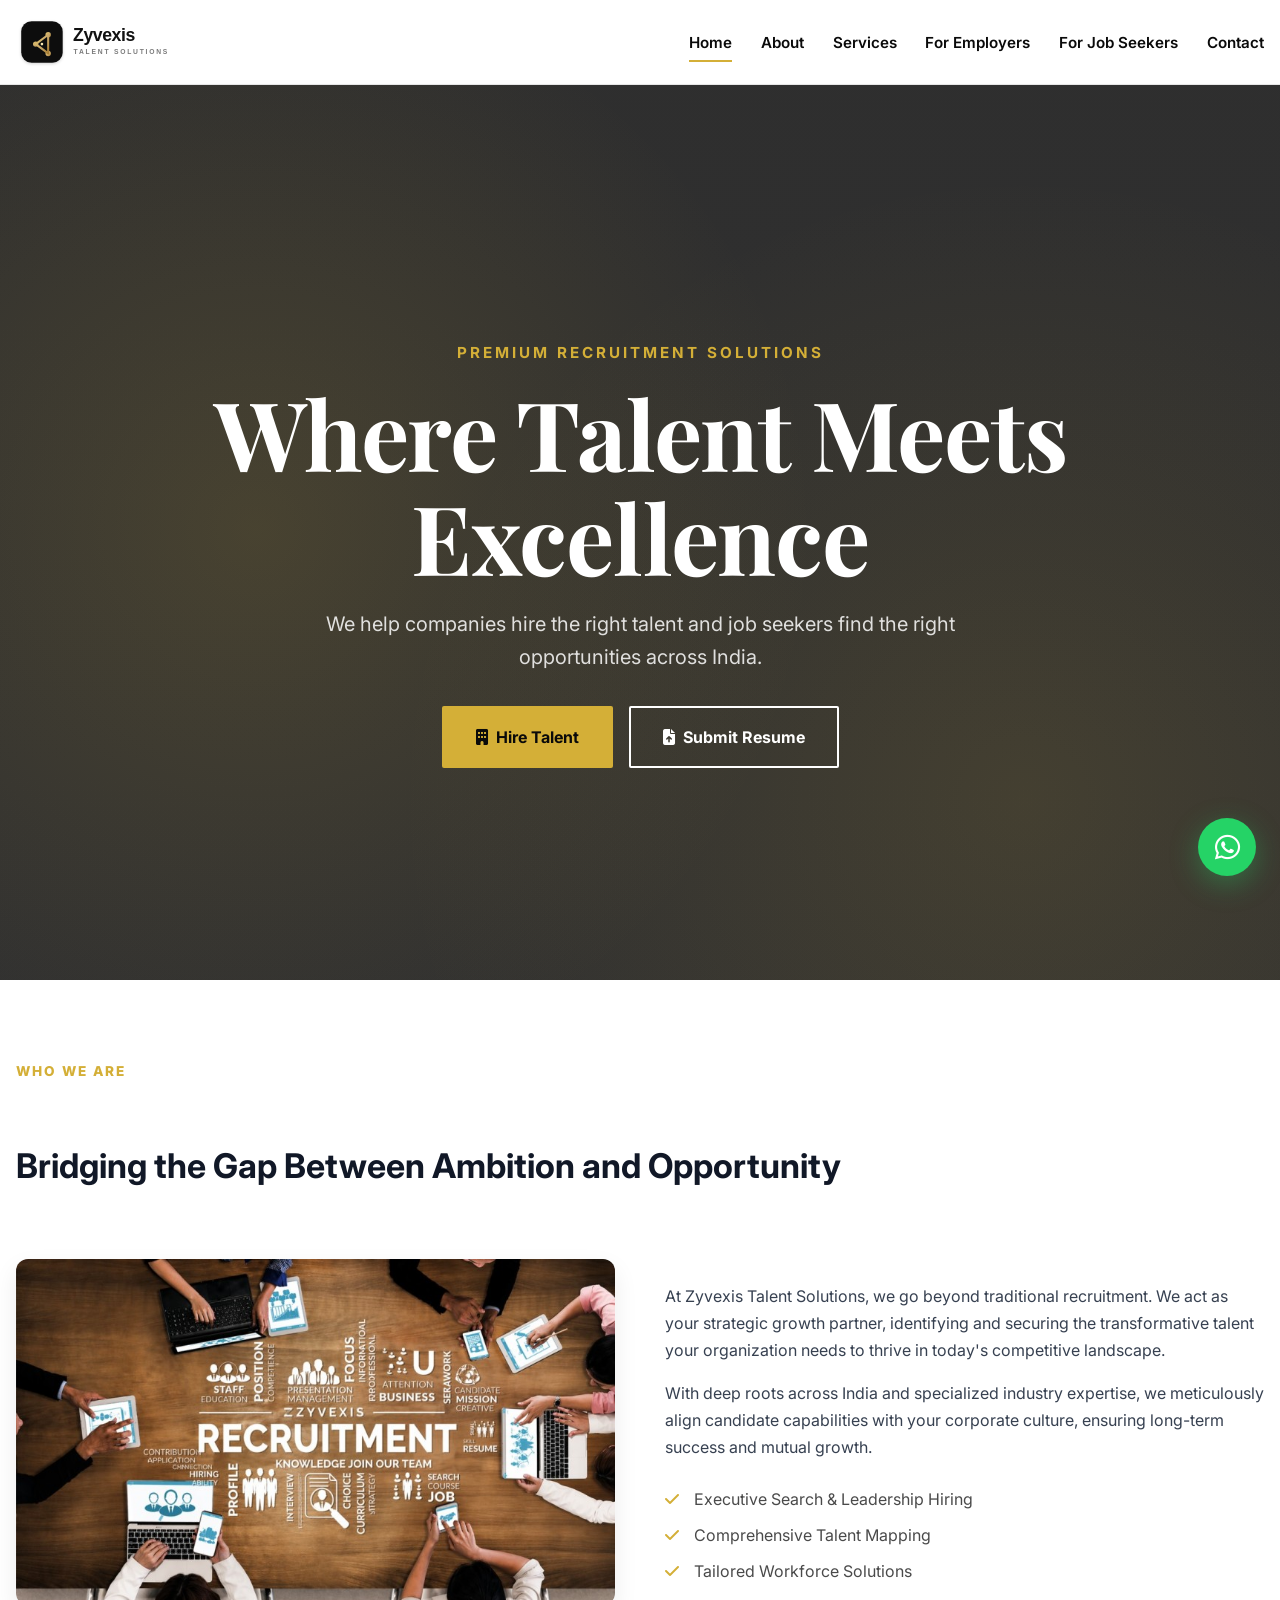
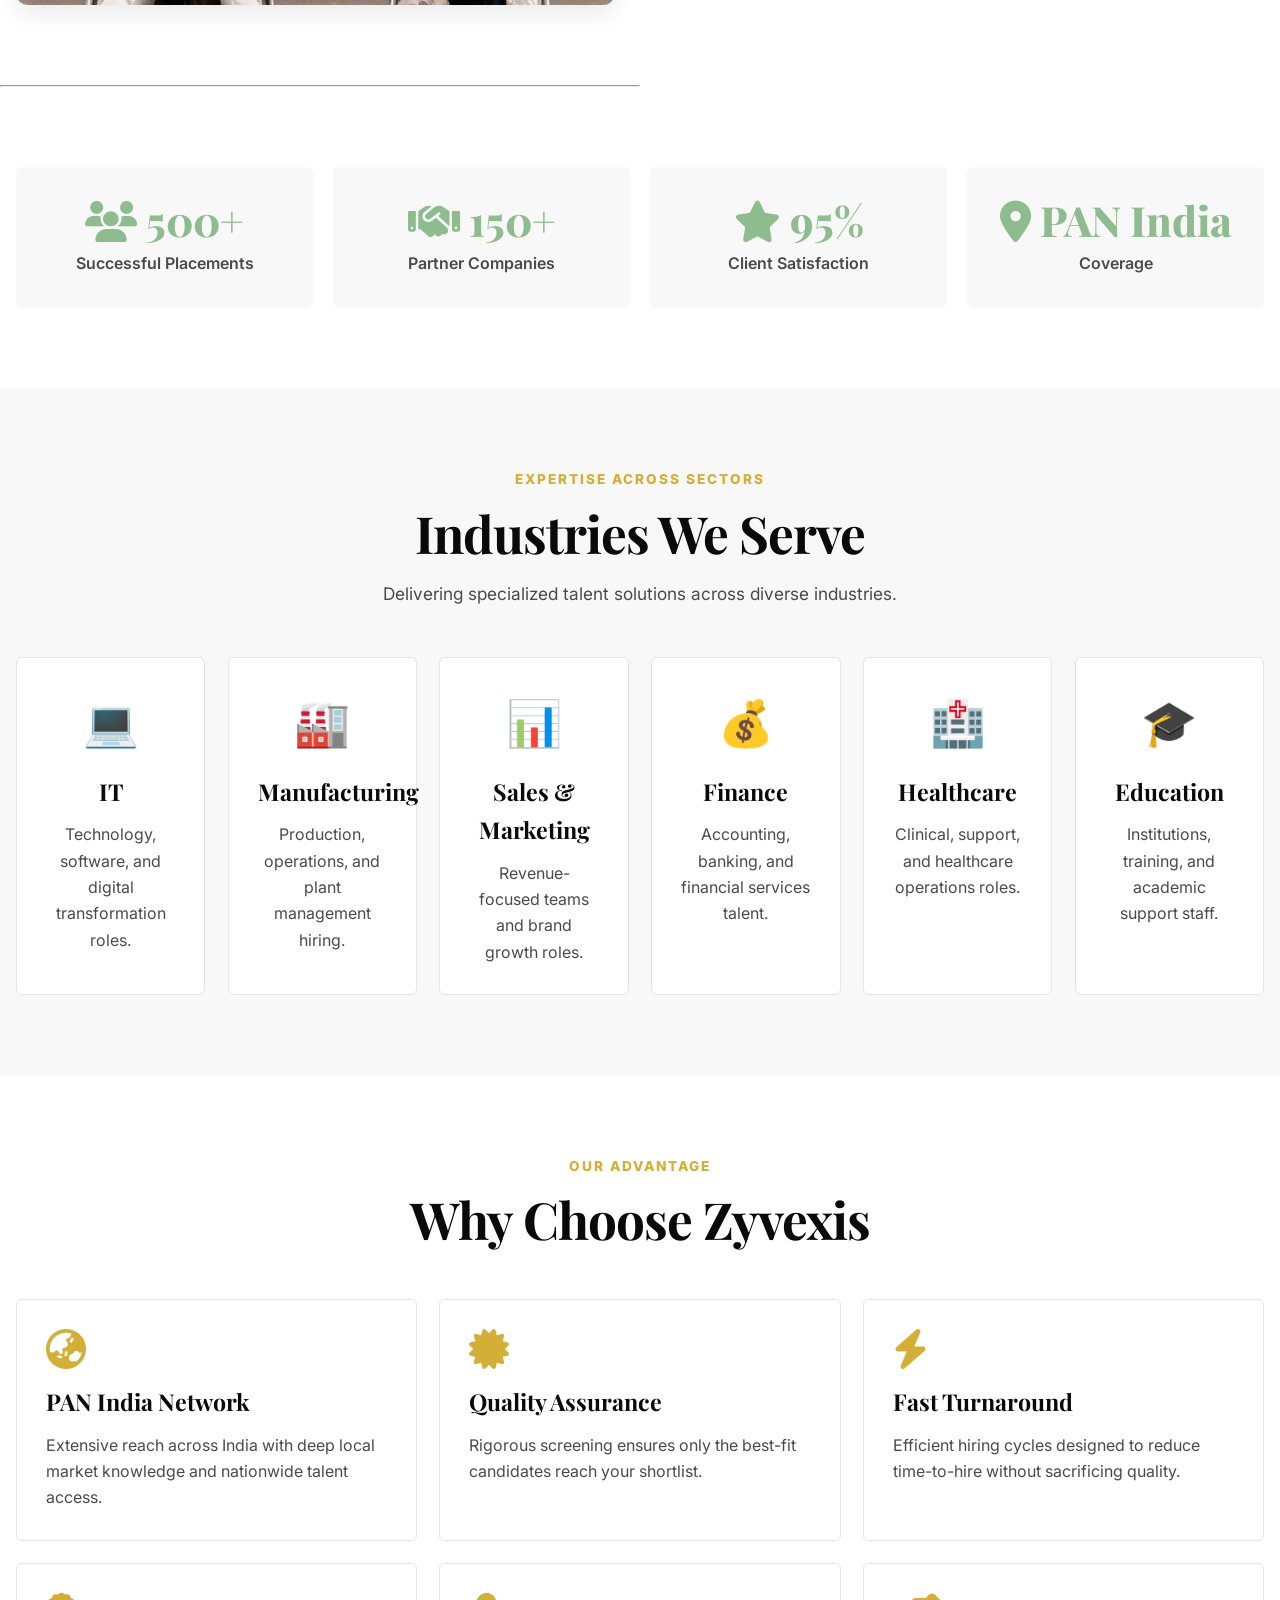
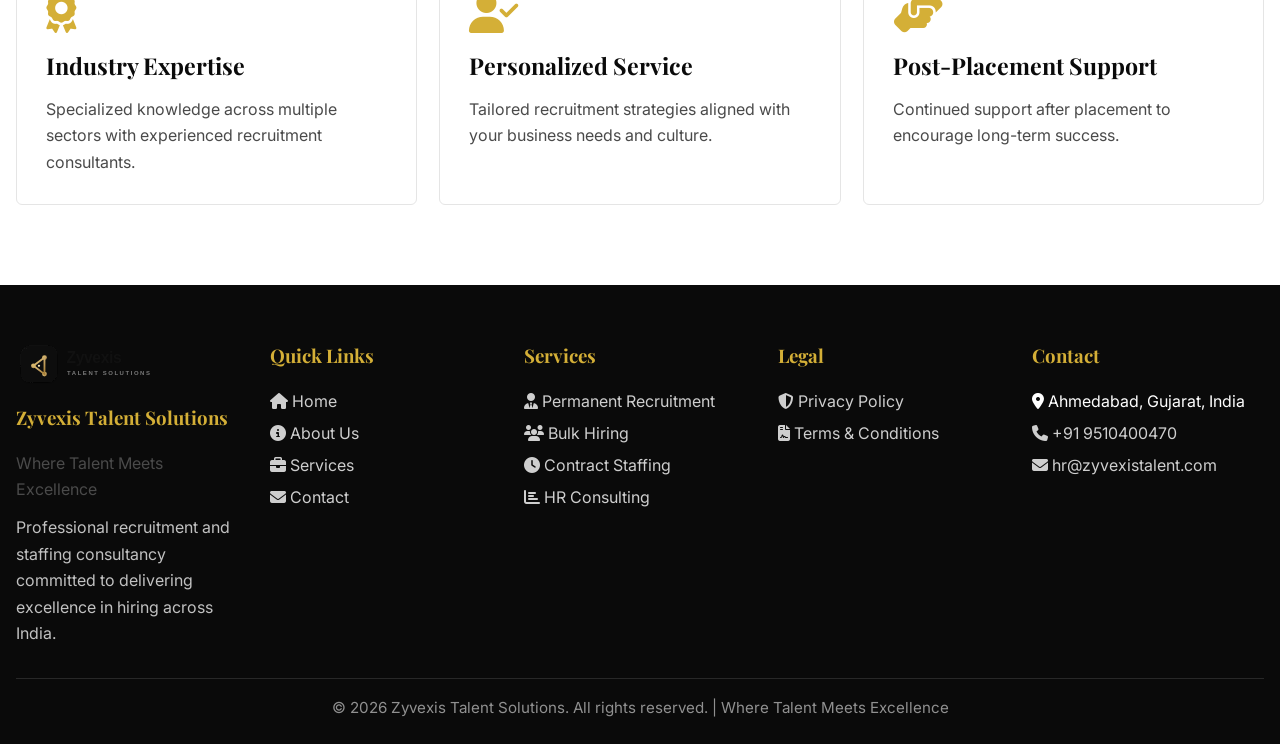
<file: index.html>
<!DOCTYPE html>
<html lang="en">
<head>
  <!-- Meta Tags -->
  <meta charset="UTF-8" />
  <meta name="viewport" content="width=device-width, initial-scale=1.0" />
  <meta name="description" content="Zyvexis Talent Solutions - Professional recruitment and staffing consultancy committed to delivering excellence in hiring across India." />
  <meta name="keywords" content="recruitment, staffing, talent solutions, hiring, jobs, India, HR consulting" />
  <meta name="author" content="Zyvexis Talent Solutions" />
  
  <!-- Open Graph Meta Tags -->
  <meta property="og:title" content="Zyvexis Talent Solutions - Where Talent Meets Excellence" />
  <meta property="og:description" content="We help companies hire the right talent and job seekers find the right opportunities across India." />
  <meta property="og:type" content="website" />
  
  <title>Zyvexis Talent Solutions - Where Talent Meets Excellence</title>
  <meta name="theme-color" content="#111111" />
  <meta property="og:site_name" content="Zyvexis Talent Solutions" />
  <meta property="og:locale" content="en_IN" />
  <meta name="twitter:card" content="summary" />
  <meta name="twitter:title" content="Zyvexis Talent Solutions | Recruitment & Staffing Consultancy in India" />
  <meta name="twitter:description" content="Zyvexis Talent Solutions provides recruitment, staffing, and talent advisory services across India for employers and job seekers." />
  <script type="application/ld+json">{"@context":"https://schema.org","@type":"Organization","name":"Zyvexis Talent Solutions","email":"hr@zyvexistalent.com","telephone":"+91 9510400470","address":{"@type":"PostalAddress","addressLocality":"Ahmedabad","addressRegion":"Gujarat","addressCountry":"IN"}}</script>
  <meta name="robots" content="index,follow" />
  
  <!-- Preconnect for Performance -->
  <link rel="preconnect" href="https://fonts.googleapis.com">
  <link rel="preconnect" href="https://fonts.gstatic.com" crossorigin>
  <link rel="icon" href="assets/images/favicon.svg" type="image/svg+xml">
<meta property="og:image" content="https://zyvexistalent.com/assets/images/requments.jpg" />
<meta property="og:image:width" content="1200" />
<meta property="og:image:height" content="630" />
  
  <!-- Google Fonts -->
  <link href="https://fonts.googleapis.com/css2?family=Playfair+Display:wght@400;600;700;800;900&family=Inter:wght@300;400;500;600;700;800&display=swap" rel="stylesheet">
  
  <!-- Font Awesome -->
  <link rel="stylesheet" href="https://cdnjs.cloudflare.com/ajax/libs/font-awesome/6.4.0/css/all.min.css" integrity="sha512-iecdLmaskl7CVkqkXNQ/ZH/XLlvWZOJyj7Yy7tcenmpD1ypASozpmT/E0iPtmFIB46ZmdtAc9eNBvH0H/ZpiBw==" crossorigin="anonymous" referrerpolicy="no-referrer" />
  
  <!-- Main Stylesheet -->
  <link rel="stylesheet" href="assets/css/template.css" />
  
  <!-- Page-specific Styles -->
  <style>
    .hero .content {
      animation: fadeUp 0.8s ease both;
    }
    
    @keyframes fadeUp {
      from {
        opacity: 0;
        transform: translateY(22px);
      }
      to {
        opacity: 1;
        transform: translateY(0);
      }
    }
    
    .industry-icon {
      font-size: 2.8rem;
      color: var(--gold);
      margin-bottom: 0.5rem;
    }
  </style>
</head>
<body>

<!-- Navigation -->
<nav class="navbar" id="navbar">
  <div class="inner">
    <a class="brand" href="/" aria-label="Zyvexis Talent Solutions">
      <img src="assets/images/logo.svg" alt="Zyvexis Talent Solutions logo" style="height:52px;width:auto;display:block"/>
    </a>
    <button class="menu-btn" id="menuBtn" aria-label="Toggle navigation menu" aria-expanded="false">
      <i class="fas fa-bars"></i>
    </button>
    <ul class="nav-links" id="navLinks">
      <li><a href="/" data-page="index.html"> Home</a></li>
      <li><a href="about.html" data-page="about.html"> About</a></li>
      <li><a href="services.html" data-page="services.html">Services</a></li>
      <li><a href="employers.html" data-page="employers.html"> For Employers</a></li>
      <li><a href="jobseekers.html" data-page="jobseekers.html"> For Job Seekers</a></li>
      <li><a href="contact.html" data-page="contact.html"> Contact</a></li>
    </ul>
  </div>
</nav>

<!-- Main Content -->
<main>
  <!-- Hero Section -->
  <section class="hero">
    <div class="content">
      <div class="tagline">Premium Recruitment Solutions</div>
      <h1>Where Talent Meets Excellence</h1>
      <p>We help companies hire the right talent and job seekers find the right opportunities across India.</p>
      <div class="actions">
        <a class="btn primary" href="employers.html">
          <i class="fas fa-building"></i> Hire Talent
        </a>
        <a class="btn secondary" href="jobseekers.html">
          <i class="fas fa-file-upload"></i> Submit Resume
        </a>
      </div>
    </div>
  </section>
<!-- About Us Section -->
 <section class="section" id="about"> 
  <div class="container">
    <div class="about">
<div class="section-tag">Who We Are</div>
        <h2>Bridging the Gap Between Ambition and Opportunity</h2>
 <div class="about-image">
        <img src="assets/images/requments.jpg" alt="Zyvexis HR Professionals in meeting" loading="lazy">
      </div>
         <div class="about-content">
        <p>At Zyvexis Talent Solutions, we go beyond traditional recruitment. We act as your strategic growth partner, identifying and securing the transformative talent your organization needs to thrive in today's competitive landscape.</p>
        <p>With deep roots across India and specialized industry expertise, we meticulously align candidate capabilities with your corporate culture, ensuring long-term success and mutual growth.</p>
        <ul class="list mt-3">
          <li>Executive Search & Leadership Hiring</li>
          <li>Comprehensive Talent Mapping</li>
          <li>Tailored Workforce Solutions</li>
        </ul>
      </div>
    </div>
  </div>
</section>
<hr style="width:50%">
  <!-- Stats Section -->
  <section class="section">
    <div class="container">
      <div class="stats-grid">
        <div class="stat">
          <div class="num"><i class="fas fa-users"></i> 500+</div>
          <div class="label">Successful Placements</div>
        </div>
        <div class="stat">
          <div class="num"><i class="fas fa-handshake"></i> 150+</div>
          <div class="label">Partner Companies</div>
        </div>
        <div class="stat">
          <div class="num"><i class="fas fa-star"></i> 95%</div>
          <div class="label">Client Satisfaction</div>
        </div>
        <div class="stat">
          <div class="num"><i class="fas fa-map-marker-alt"></i> PAN India</div>
          <div class="label">Coverage</div>
        </div>
      </div>
    </div>
  </section>

  <!-- Industries We Serve -->
 
<section class="section alt">
    <div class="container">
      <div class="section-header">
        <div class="section-tag">Expertise Across Sectors</div>
        <h2 class="section-title">Industries We Serve</h2>
        <p class="section-subtitle">Delivering specialized talent solutions across diverse industries.</p>
      </div>
      <div class="industry-grid">
        <div class="tile" style="text-align:center"><div class="industry-icon">💻</div><h3>IT</h3><p>Technology, software, and digital transformation roles.</p></div>
        <div class="tile" style="text-align:center"><div class="industry-icon">🏭</div><h3>Manufacturing</h3><p>Production, operations, and plant management hiring.</p></div>
        <div class="tile" style="text-align:center"><div class="industry-icon">📊</div><h3>Sales & Marketing</h3><p>Revenue-focused teams and brand growth roles.</p></div>
        <div class="tile" style="text-align:center"><div class="industry-icon">💰</div><h3>Finance</h3><p>Accounting, banking, and financial services talent.</p></div>
        <div class="tile" style="text-align:center"><div class="industry-icon">🏥</div><h3>Healthcare</h3><p>Clinical, support, and healthcare operations roles.</p></div>
        <div class="tile" style="text-align:center"><div class="industry-icon">🎓</div><h3>Education</h3><p>Institutions, training, and academic support staff.</p></div>
      </div>
    </div>
  </section>






  <!-- Why Choose Us -->
  <section class="section">
    <div class="container">
      <div class="section-header">
        <div class="section-tag">Our Advantage</div>
        <h2 class="section-title">Why Choose Zyvexis</h2>
      </div>
      <div class="benefit-grid">
        <div class="panel">
          <div class="icon"><i class="fas fa-globe-asia"></i></div>
          <h3>PAN India Network</h3>
          <p>Extensive reach across India with deep local market knowledge and nationwide talent access.</p>
        </div>
        <div class="panel">
          <div class="icon"><i class="fas fa-certificate"></i></div>
          <h3>Quality Assurance</h3>
          <p>Rigorous screening ensures only the best-fit candidates reach your shortlist.</p>
        </div>
        <div class="panel">
          <div class="icon"><i class="fas fa-bolt"></i></div>
          <h3>Fast Turnaround</h3>
          <p>Efficient hiring cycles designed to reduce time-to-hire without sacrificing quality.</p>
        </div>
        <div class="panel">
          <div class="icon"><i class="fas fa-award"></i></div>
          <h3>Industry Expertise</h3>
          <p>Specialized knowledge across multiple sectors with experienced recruitment consultants.</p>
        </div>
        <div class="panel">
          <div class="icon"><i class="fas fa-user-check"></i></div>
          <h3>Personalized Service</h3>
          <p>Tailored recruitment strategies aligned with your business needs and culture.</p>
        </div>
        <div class="panel">
          <div class="icon"><i class="fas fa-hands-helping"></i></div>
          <h3>Post-Placement Support</h3>
          <p>Continued support after placement to encourage long-term success.</p>
        </div>
      </div>
    </div>
  </section>
</main>

<!-- Footer -->
<footer class="footer">
  <div class="container">
    <div class="footer-grid">
      <div>
        <img src="assets/images/logo.svg" alt="Zyvexis Talent Solutions" style="height:46px;width:auto;display:block;margin-bottom:1rem"/>
        <h3 style="margin-top:.25rem">Zyvexis Talent Solutions</h3>
        <p class="text-muted">Where Talent Meets Excellence</p>
        <p style="margin-top:.75rem;color:rgba(255,255,255,.75)">Professional recruitment and staffing consultancy committed to delivering excellence in hiring across India.</p>
      </div>
      <div>
        <h3>Quick Links</h3>
        <a href="/"><i class="fas fa-home"></i> Home</a>
        <a href="about.html"><i class="fas fa-info-circle"></i> About Us</a>
        <a href="services.html"><i class="fas fa-briefcase"></i> Services</a>
        <a href="contact.html"><i class="fas fa-envelope"></i> Contact</a>
      </div>
      <div>
        <h3>Services</h3>
        <a href="services.html"><i class="fas fa-user-tie"></i> Permanent Recruitment</a>
        <a href="services.html"><i class="fas fa-users"></i> Bulk Hiring</a>
        <a href="services.html"><i class="fas fa-clock"></i> Contract Staffing</a>
        <a href="services.html"><i class="fas fa-chart-bar"></i> HR Consulting</a>
      </div>
      <div>
        <h3>Legal</h3>
        <a href="privacy-policy.html"><i class="fas fa-shield-alt"></i> Privacy Policy</a>
        <a href="terms-conditions.html"><i class="fas fa-file-contract"></i> Terms & Conditions</a>
        </div>
        <div>
        <h3>Contact</h3>
        <p><i class="fas fa-map-marker-alt"></i> Ahmedabad, Gujarat, India</p>
        <p><a href="tel:+919510400470"><i class="fas fa-phone"></i> +91 9510400470</a></p>
        <p><a href="mailto:hr@zyvexistalent.com"><i class="fas fa-envelope"></i> hr@zyvexistalent.com</a></p>
        
      </div>
    </div>
    <div class="footer-bottom">© 2026 Zyvexis Talent Solutions. All rights reserved. | Where Talent Meets Excellence</div>
  </div>
</footer>

<!-- WhatsApp button is now managed by global.js -->
<!-- Scripts -->
<script src="assets/js/global.js"></script>
<script>
/**
 * Homepage-specific functionality
 */
document.addEventListener('DOMContentLoaded', function () {
  // Add fade-in animation to benefit panels
  const panels = document.querySelectorAll('.benefit-grid .panel');
  panels.forEach((panel, index) => {
    panel.style.animationDelay = `${index * 0.1}s`;
  });

  // Add hover effect to industry tiles
  const tiles = document.querySelectorAll('.industry-grid .tile');
  tiles.forEach(tile => {
    tile.addEventListener('mouseenter', function() {
      this.style.transform = 'translateY(-10px) scale(1.02)';
    });
    tile.addEventListener('mouseleave', function() {
      this.style.transform = '';
    });
  });
});
</script>
</body>
</html>
</file>
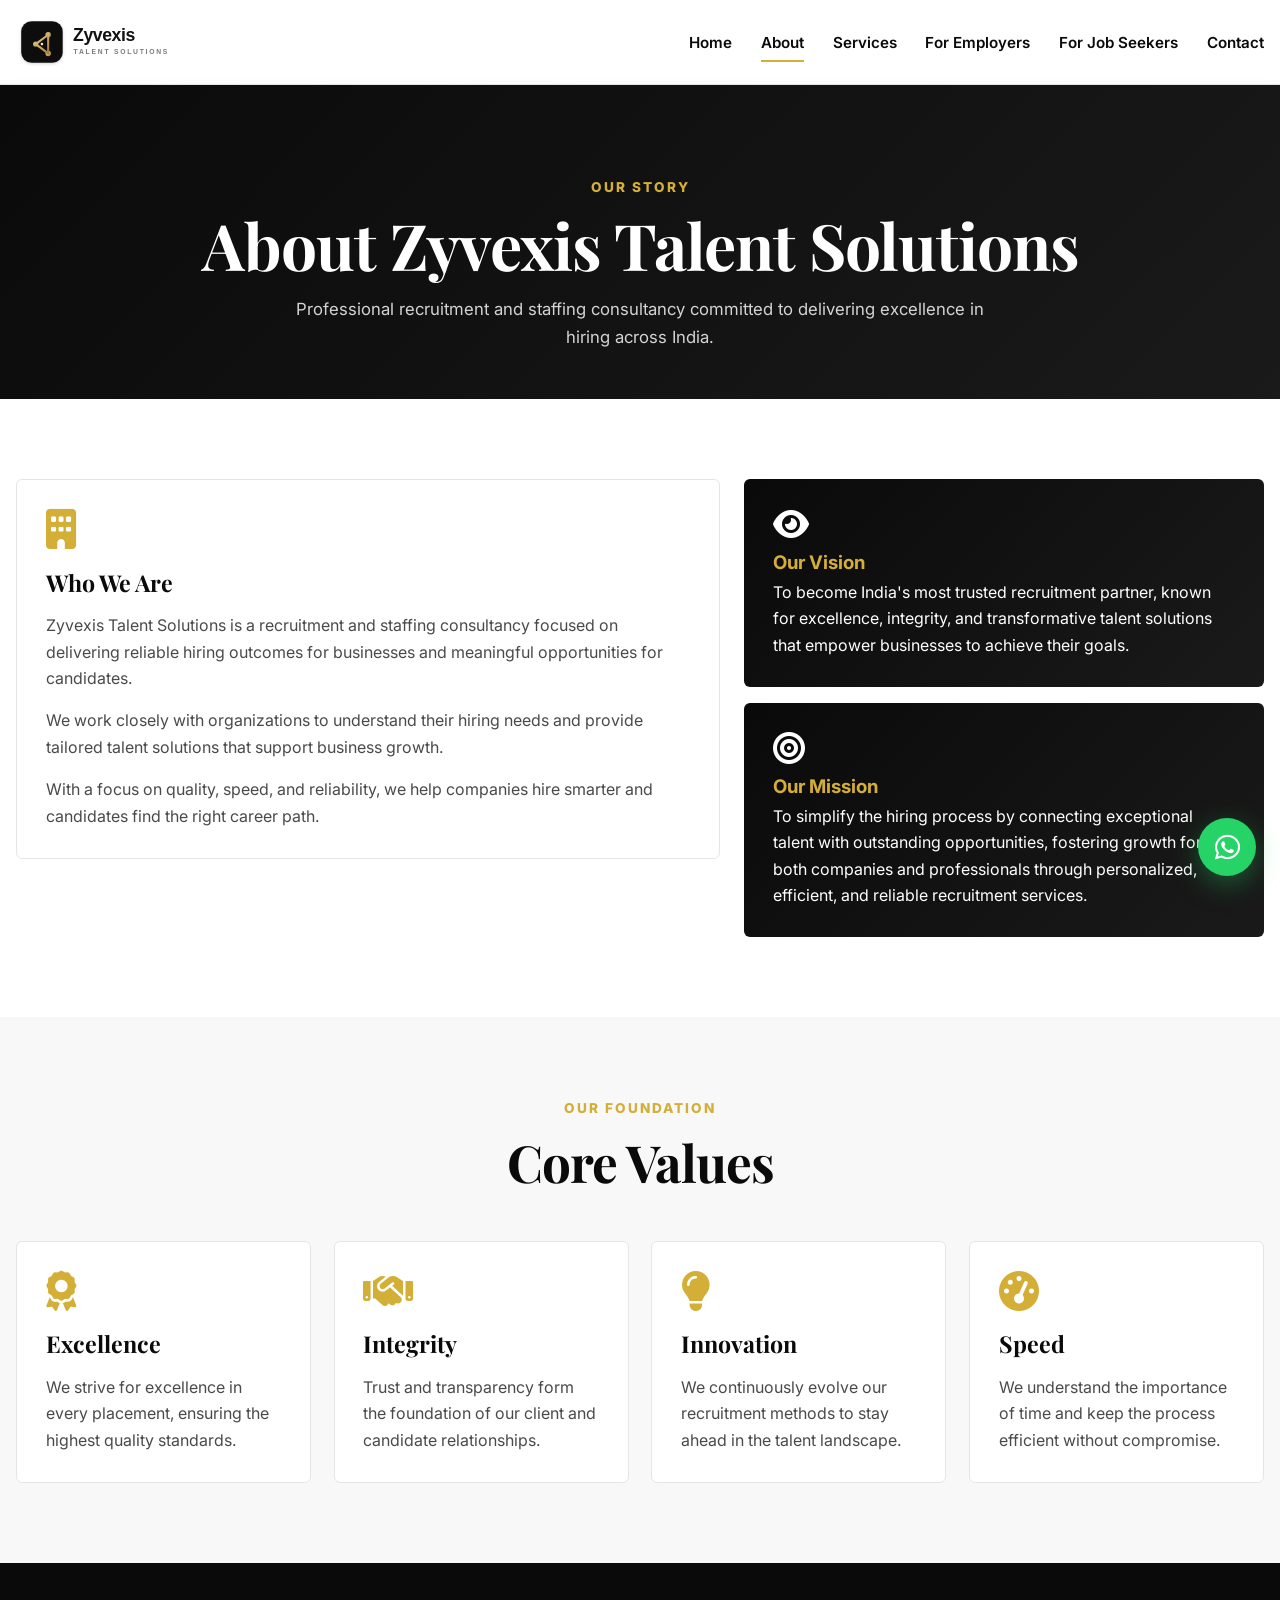
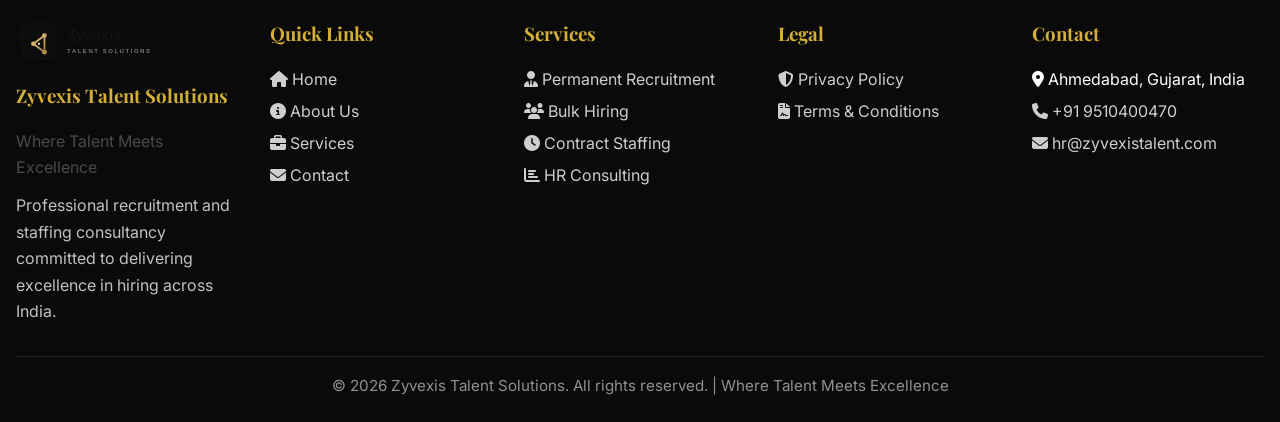
<file: about.html>
<!DOCTYPE html>
<html lang="en">
<head>
  <!-- Meta Tags -->
  <meta charset="UTF-8" />
  <meta name="viewport" content="width=device-width, initial-scale=1.0" />
  <meta name="description" content="Learn about Zyvexis Talent Solutions - Professional recruitment and staffing consultancy committed to delivering excellence in hiring across India." />
  
  <title>About Zyvexis Talent Solutions</title>
  <meta name="robots" content="index,follow" />
  <meta name="theme-color" content="#111111" />
  <meta property="og:title" content="About Zyvexis Talent Solutions | Trusted Recruitment Partner" />
  <meta property="og:description" content="Learn how Zyvexis Talent Solutions helps businesses hire better and candidates find meaningful career opportunities across India." />
  <meta property="og:type" content="website" />
  <meta property="og:site_name" content="Zyvexis Talent Solutions" />
  <meta property="og:locale" content="en_IN" />
  <meta name="twitter:card" content="summary" />
  <meta name="twitter:title" content="About Zyvexis Talent Solutions | Trusted Recruitment Partner" />
  <meta name="twitter:description" content="Learn how Zyvexis Talent Solutions helps businesses hire better and candidates find meaningful career opportunities across India." />
  <script type="application/ld+json">{"@context":"https://schema.org","@type":"Organization","name":"Zyvexis Talent Solutions","email":"hr@zyvexistalent.com","telephone":"+91 9510400470","address":{"@type":"PostalAddress","addressLocality":"Ahmedabad","addressRegion":"Gujarat","addressCountry":"IN"}}</script>
  
  <!-- Preconnect for Performance -->
  <link rel="preconnect" href="https://fonts.googleapis.com">
  <link rel="preconnect" href="https://fonts.gstatic.com" crossorigin>
   <link rel="icon" href="assets/images/favicon.svg" type="image/svg+xml">
  <!-- Google Fonts -->
  <link href="https://fonts.googleapis.com/css2?family=Playfair+Display:wght@400;600;700;800;900&family=Inter:wght@300;400;500;600;700;800&display=swap" rel="stylesheet">
  
  <!-- Font Awesome -->
  <link rel="stylesheet" href="https://cdnjs.cloudflare.com/ajax/libs/font-awesome/6.4.0/css/all.min.css" integrity="sha512-iecdLmaskl7CVkqkXNQ/ZH/XLlvWZOJyj7Yy7tcenmpD1ypASozpmT/E0iPtmFIB46ZmdtAc9eNBvH0H/ZpiBw==" crossorigin="anonymous" referrerpolicy="no-referrer" />
  
  <!-- Main Stylesheet -->
  <link rel="stylesheet" href="assets/css/template.css" />
  
  <!-- Page-specific Styles -->
  <style>
    .about-wrap {
      display: grid;
      grid-template-columns: 1.15fr 0.85fr;
      gap: 1.5rem;
      align-items: start;
    }
    
    .vm-card {
      background: linear-gradient(135deg, var(--black), var(--charcoal));
      color: var(--white);
      padding: 1.8rem;
      border-radius: 6px;
      position: relative;
      overflow: hidden;
    }
    
    .vm-card h3 {
      color: var(--gold);
      margin-top: 0;
    }
    
    .value-grid .tile {
      min-height: 100%;
    }
    
    @media (max-width: 768px) {
      .about-wrap {
        grid-template-columns: 1fr;
      }
    }
  </style>
</head>
<body>

<!-- Navigation -->
<nav class="navbar" id="navbar">
  <div class="inner">
    <a class="brand" href="/" aria-label="Zyvexis Talent Solutions">
      <img src="assets/images/logo.svg" alt="Zyvexis Talent Solutions logo" style="height:52px;width:auto;display:block"/>
    </a>
    <button class="menu-btn" id="menuBtn" aria-label="Toggle navigation menu" aria-expanded="false">
      <i class="fas fa-bars"></i>
    </button>
    <ul class="nav-links" id="navLinks">
      <li><a href="/" data-page="index.html"> Home</a></li>
      <li><a href="about.html" data-page="about.html"> About</a></li>
      <li><a href="services.html" data-page="services.html">Services</a></li>
      <li><a href="employers.html" data-page="employers.html"> For Employers</a></li>
      <li><a href="jobseekers.html" data-page="jobseekers.html"> For Job Seekers</a></li>
      <li><a href="contact.html" data-page="contact.html"> Contact</a></li>
    </ul>
  </div>
</nav>

<!-- Main Content -->
<main>
  <!-- Page Hero -->
  <section class="page-hero">
    <div class="container">
      <div class="eyebrow">Our Story</div>
      <h1 class="page-title">About Zyvexis Talent Solutions</h1>
      <p>Professional recruitment and staffing consultancy committed to delivering excellence in hiring across India.</p>
    </div>
  </section>

  <!-- About Section -->
  <section class="section">
    <div class="container">
      <div class="about-wrap">
        <div class="panel">
          <div class="icon"><i class="fas fa-building"></i></div>
          <h3>Who We Are</h3>
          <p class="text-muted">Zyvexis Talent Solutions is a recruitment and staffing consultancy focused on delivering reliable hiring outcomes for businesses and meaningful opportunities for candidates.</p>
          <p class="text-muted" style="margin-top:1rem">We work closely with organizations to understand their hiring needs and provide tailored talent solutions that support business growth.</p>
          <p class="text-muted" style="margin-top:1rem">With a focus on quality, speed, and reliability, we help companies hire smarter and candidates find the right career path.</p>
        </div>
        <div class="grid" style="gap:1rem">
          <div class="vm-card">
            <i class="fas fa-eye" style="font-size: 2rem; margin-bottom: 0.5rem;"></i>
            <h3>Our Vision</h3>
            <p>To become India's most trusted recruitment partner, known for excellence, integrity, and transformative talent solutions that empower businesses to achieve their goals.</p>
          </div>
          <div class="vm-card">
            <i class="fas fa-bullseye" style="font-size: 2rem; margin-bottom: 0.5rem;"></i>
            <h3>Our Mission</h3>
            <p>To simplify the hiring process by connecting exceptional talent with outstanding opportunities, fostering growth for both companies and professionals through personalized, efficient, and reliable recruitment services.</p>
          </div>
        </div>
      </div>
    </div>
  </section>

  <!-- Core Values -->
  <section class="section alt">
    <div class="container">
      <div class="section-header">
        <div class="section-tag">Our Foundation</div>
        <h2 class="section-title">Core Values</h2>
      </div>
      <div class="value-grid">
        <div class="tile">
          <div class="icon"><i class="fas fa-award"></i></div>
          <h3>Excellence</h3>
          <p>We strive for excellence in every placement, ensuring the highest quality standards.</p>
        </div>
        <div class="tile">
          <div class="icon"><i class="fas fa-handshake"></i></div>
          <h3>Integrity</h3>
          <p>Trust and transparency form the foundation of our client and candidate relationships.</p>
        </div>
        <div class="tile">
          <div class="icon"><i class="fas fa-lightbulb"></i></div>
          <h3>Innovation</h3>
          <p>We continuously evolve our recruitment methods to stay ahead in the talent landscape.</p>
        </div>
        <div class="tile">
          <div class="icon"><i class="fas fa-tachometer-alt"></i></div>
          <h3>Speed</h3>
          <p>We understand the importance of time and keep the process efficient without compromise.</p>
        </div>
      </div>
    </div>
  </section>
</main>

<!-- Footer -->
<footer class="footer">
  <div class="container">
    <div class="footer-grid">
      <div>
        <img src="assets/images/logo.svg" alt="Zyvexis Talent Solutions" style="height:46px;width:auto;display:block;margin-bottom:1rem"/>
        <h3 style="margin-top:.25rem">Zyvexis Talent Solutions</h3>
        <p class="text-muted">Where Talent Meets Excellence</p>
        <p style="margin-top:.75rem;color:rgba(255,255,255,.75)">Professional recruitment and staffing consultancy committed to delivering excellence in hiring across India.</p>
      </div>
      <div>
        <h3>Quick Links</h3>
        <a href="/"><i class="fas fa-home"></i> Home</a>
        <a href="about.html"><i class="fas fa-info-circle"></i> About Us</a>
        <a href="services.html"><i class="fas fa-briefcase"></i> Services</a>
        <a href="contact.html"><i class="fas fa-envelope"></i> Contact</a>
      </div>
      <div>
        <h3>Services</h3>
        <a href="services.html"><i class="fas fa-user-tie"></i> Permanent Recruitment</a>
        <a href="services.html"><i class="fas fa-users"></i> Bulk Hiring</a>
        <a href="services.html"><i class="fas fa-clock"></i> Contract Staffing</a>
        <a href="services.html"><i class="fas fa-chart-bar"></i> HR Consulting</a>
      </div>
       <div>
        <h3>Legal</h3>
        <a href="privacy-policy.html"><i class="fas fa-shield-alt"></i> Privacy Policy</a>
        <a href="terms-conditions.html"><i class="fas fa-file-contract"></i> Terms & Conditions</a>
        </div>
      <div>
        <h3>Contact</h3>
        <p><i class="fas fa-map-marker-alt"></i> Ahmedabad, Gujarat, India</p>
        <p><a href="tel:+919510400470"><i class="fas fa-phone"></i> +91 9510400470</a></p>
        <p><a href="mailto:hr@zyvexistalent.com"><i class="fas fa-envelope"></i> hr@zyvexistalent.com</a></p>
       
      </div>
    </div>
    <div class="footer-bottom">© 2026 Zyvexis Talent Solutions. All rights reserved. | Where Talent Meets Excellence</div>
  </div>
</footer>

<!-- Scripts -->
<script src="assets/js/global.js"></script>
</body>
</html>
</file>
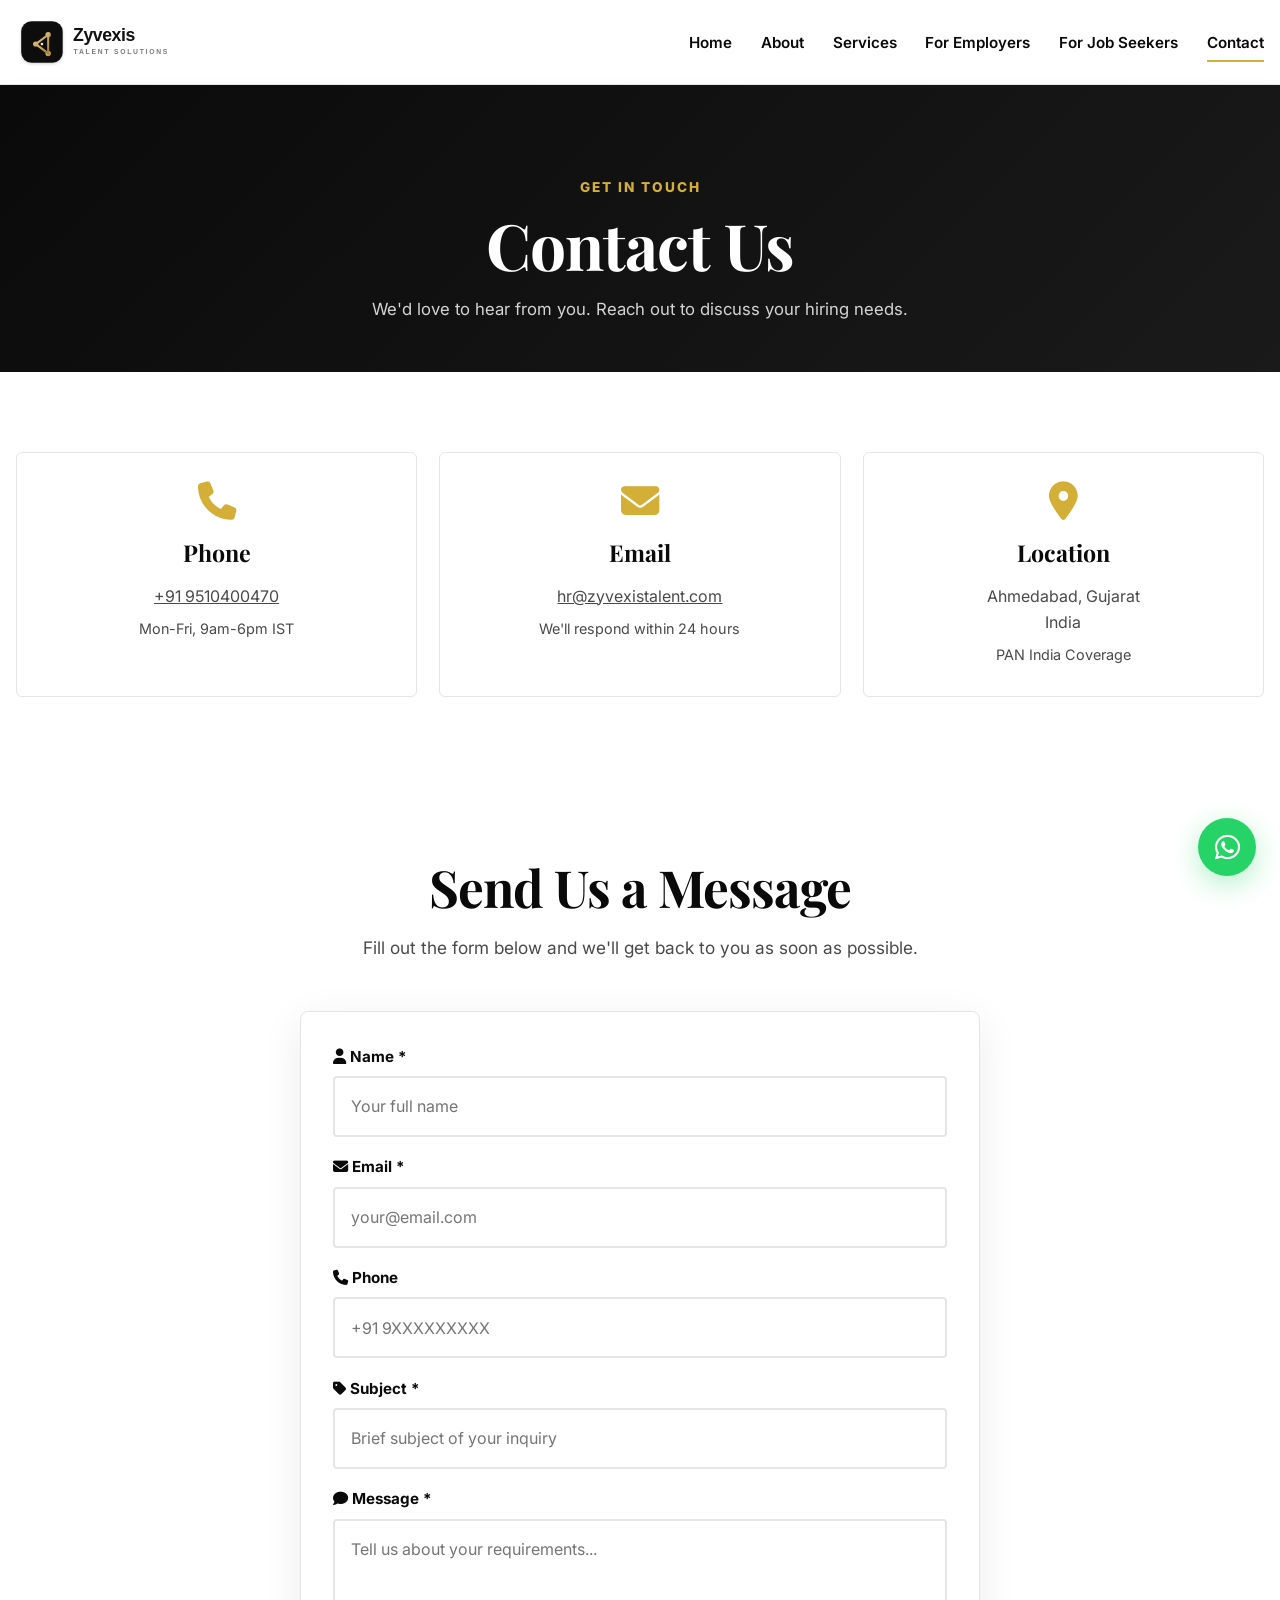
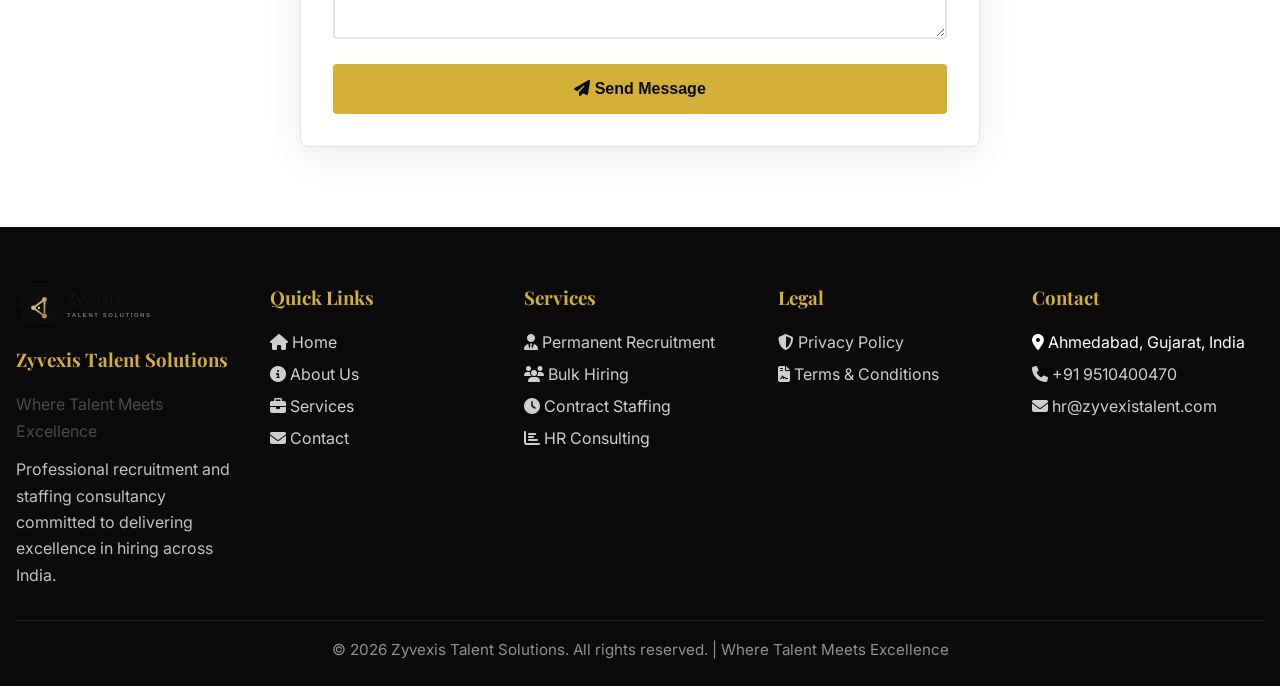
<file: contact.html>
<!DOCTYPE html>
<html lang="en">
<head>
  <!-- Meta Tags -->
  <meta charset="UTF-8" />
  <meta name="viewport" content="width=device-width, initial-scale=1.0" />
  <meta name="description" content="Contact Zyvexis Talent Solutions - Get in touch with us for recruitment and staffing solutions across India." />
  
  <title>Contact Zyvexis Talent Solutions</title>
  <meta name="robots" content="index,follow" />
  <meta name="theme-color" content="#111111" />
  <meta property="og:title" content="Contact Zyvexis Talent Solutions | Recruitment Support" />
  <meta property="og:description" content="Contact Zyvexis Talent Solutions for recruitment support, hiring queries, and partnership opportunities across India." />
  <meta property="og:type" content="website" />
  <meta property="og:site_name" content="Zyvexis Talent Solutions" />
  <meta property="og:locale" content="en_IN" />
  <meta name="twitter:card" content="summary" />
  <meta name="twitter:title" content="Contact Zyvexis Talent Solutions | Recruitment Support" />
  <meta name="twitter:description" content="Contact Zyvexis Talent Solutions for recruitment support, hiring queries, and partnership opportunities across India." />
  <script type="application/ld+json">{"@context":"https://schema.org","@type":"Organization","name":"Zyvexis Talent Solutions","email":"hr@zyvexistalent.com","telephone":"+91 9510400470","address":{"@type":"PostalAddress","addressLocality":"Ahmedabad","addressRegion":"Gujarat","addressCountry":"IN"}}</script>
  
  <!-- Preconnect for Performance -->
  <link rel="preconnect" href="https://fonts.googleapis.com">
  <link rel="preconnect" href="https://fonts.gstatic.com" crossorigin>
   <link rel="icon" href="assets/images/favicon.svg" type="image/svg+xml">
  <!-- Google Fonts -->
  <link href="https://fonts.googleapis.com/css2?family=Playfair+Display:wght@400;600;700;800;900&family=Inter:wght@300;400;500;600;700;800&display=swap" rel="stylesheet">
  
  <!-- Font Awesome -->
  <link rel="stylesheet" href="https://cdnjs.cloudflare.com/ajax/libs/font-awesome/6.4.0/css/all.min.css" integrity="sha512-iecdLmaskl7CVkqkXNQ/ZH/XLlvWZOJyj7Yy7tcenmpD1ypASozpmT/E0iPtmFIB46ZmdtAc9eNBvH0H/ZpiBw==" crossorigin="anonymous" referrerpolicy="no-referrer" />
  
  <!-- Main Stylesheet -->
  <link rel="stylesheet" href="assets/css/template.css" />
  
  <!-- Page-specific Styles -->
  <style>
    .contact-card {
      text-align: center;
    }
    
    .contact-card .icon {
      font-size: 2.4rem;
    }
    
    .form-status {
      padding: 1rem;
      margin-bottom: 1.5rem;
      border-radius: 4px;
      font-size: 0.95rem;
      font-weight: 500;
      text-align: center;
      animation: fadeIn 0.4s ease;
    }
    
    .form-status.success {
      background-color: #f0fdf4;
      color: #166534;
      border: 1px solid #bbf7d0;
    }
    
    .form-status.error {
      background-color: #fef2f2;
      color: #991b1b;
      border: 1px solid #fecaca;
    }
    
    @keyframes fadeIn {
      from {
        opacity: 0;
        transform: translateY(-10px);
      }
      to {
        opacity: 1;
        transform: translateY(0);
      }
    }
  </style>
</head>
<body>

<!-- Navigation -->
<nav class="navbar" id="navbar">
  <div class="inner">
    <a class="brand" href="/" aria-label="Zyvexis Talent Solutions">
      <img src="assets/images/logo.svg" alt="Zyvexis Talent Solutions logo" style="height:52px;width:auto;display:block"/>
    </a>
    <button class="menu-btn" id="menuBtn" aria-label="Toggle navigation menu" aria-expanded="false">
      <i class="fas fa-bars"></i>
    </button>
    <ul class="nav-links" id="navLinks">
      <li><a href="/" data-page="index.html"> Home</a></li>
      <li><a href="about.html" data-page="about.html"> About</a></li>
      <li><a href="services.html" data-page="services.html"> Services</a></li>
      <li><a href="employers.html" data-page="employers.html"> For Employers</a></li>
      <li><a href="jobseekers.html" data-page="jobseekers.html"> For Job Seekers</a></li>
      <li><a href="contact.html" data-page="contact.html">Contact</a></li>
    </ul>
  </div>
</nav>

<!-- Main Content -->
<main>
  <!-- Page Hero -->
  <section class="page-hero">
    <div class="container">
      <div class="eyebrow">Get In Touch</div>
      <h1 class="page-title">Contact Us</h1>
      <p>We'd love to hear from you. Reach out to discuss your hiring needs.</p>
    </div>
  </section>

  <!-- Contact Info Cards -->
  <section class="section">
    <div class="container">
      <div class="contact-grid">
        <div class="contact-card panel">
          <div class="icon"><i class="fas fa-phone"></i></div>
          <h3>Phone</h3>
          <p><a href="tel:+919510400470">+91 9510400470</a></p>
          <p style="font-size: 0.9rem; color: var(--text-gray); margin-top: 0.5rem;">Mon-Fri, 9am-6pm IST</p>
        </div>
        <div class="contact-card panel">
          <div class="icon"><i class="fas fa-envelope"></i></div>
          <h3>Email</h3>
          <p><a href="mailto:hr@zyvexistalent.com">hr@zyvexistalent.com</a></p>
          <p style="font-size: 0.9rem; color: var(--text-gray); margin-top: 0.5rem;">We'll respond within 24 hours</p>
        </div>
        <div class="contact-card panel">
          <div class="icon"><i class="fas fa-map-marker-alt"></i></div>
          <h3>Location</h3>
          <p>Ahmedabad, Gujarat<br>India</p>
          <p style="font-size: 0.9rem; color: var(--text-gray); margin-top: 0.5rem;">PAN India Coverage</p>
        </div>
      </div>
    </div>
  </section>

  <!-- Contact Form -->
  <section class="section">
    <div class="container">
      <div class="section-header">
        <h2 class="section-title">Send Us a Message</h2>
        <p class="section-subtitle">Fill out the form below and we'll get back to you as soon as possible.</p>
      </div>
      <div class="form-wrap">
        <div id="formStatus" class="form-status" style="display: none;" role="status" aria-live="polite"></div>
        <form id="contactForm" data-validate>
          <div class="form-group">
            <label for="contactName"><i class="fas fa-user"></i> Name *</label>
            <input type="text" name="contactName" id="contactName" required placeholder="Your full name">
          </div>
          <div class="form-group">
            <label for="contactEmail"><i class="fas fa-envelope"></i> Email *</label>
            <input type="email" name="contactEmail" id="contactEmail" required placeholder="your@email.com">
          </div>
          <div class="form-group">
            <label for="contactPhone"><i class="fas fa-phone"></i> Phone</label>
            <input type="tel" name="contactPhone" id="contactPhone" placeholder="+91 9XXXXXXXXX">
          </div>
          <div class="form-group">
            <label for="subject"><i class="fas fa-tag"></i> Subject *</label>
            <input type="text" name="subject" id="subject" required placeholder="Brief subject of your inquiry">
          </div>
          <div class="form-group">
            <label for="message"><i class="fas fa-comment"></i> Message *</label>
            <textarea id="message" name="message" required placeholder="Tell us about your requirements..."></textarea>
          </div>
          <button type="submit" class="submit-btn">
            <i class="fas fa-paper-plane"></i> Send Message
          </button>
        </form>
      </div>
    </div>
  </section>
</main>

<!-- Footer -->

<footer class="footer">
  <div class="container">
    <div class="footer-grid">
      <div>
        <img src="assets/images/logo.svg" alt="Zyvexis Talent Solutions" style="height:46px;width:auto;display:block;margin-bottom:1rem"/>
        <h3 style="margin-top:.25rem">Zyvexis Talent Solutions</h3>
        <p class="text-muted">Where Talent Meets Excellence</p>
        <p style="margin-top:.75rem;color:rgba(255,255,255,.75)">Professional recruitment and staffing consultancy committed to delivering excellence in hiring across India.</p>
      </div>
      <div>
        <h3>Quick Links</h3>
        <a href="/"><i class="fas fa-home"></i> Home</a>
        <a href="about.html"><i class="fas fa-info-circle"></i> About Us</a>
        <a href="services.html"><i class="fas fa-briefcase"></i> Services</a>
        <a href="contact.html"><i class="fas fa-envelope"></i> Contact</a>
      </div>
      <div>
        <h3>Services</h3>
        <a href="services.html"><i class="fas fa-user-tie"></i> Permanent Recruitment</a>
        <a href="services.html"><i class="fas fa-users"></i> Bulk Hiring</a>
        <a href="services.html"><i class="fas fa-clock"></i> Contract Staffing</a>
        <a href="services.html"><i class="fas fa-chart-bar"></i> HR Consulting</a>
      </div>
      
       <div>
        <h3>Legal</h3>
        <a href="privacy-policy.html"><i class="fas fa-shield-alt"></i> Privacy Policy</a>
        <a href="terms-conditions.html"><i class="fas fa-file-contract"></i> Terms & Conditions</a>
        </div>
      <div>
        <h3>Contact</h3>
        <p><i class="fas fa-map-marker-alt"></i> Ahmedabad, Gujarat, India</p>
        <p><a href="tel:+919510400470"><i class="fas fa-phone"></i> +91 9510400470</a></p>
        <p><a href="mailto:hr@zyvexistalent.com"><i class="fas fa-envelope"></i> hr@zyvexistalent.com</a></p>
       
      </div>
    </div>
    <div class="footer-bottom">© 2026 Zyvexis Talent Solutions. All rights reserved. | Where Talent Meets Excellence</div>
  </div>
</footer>

<!-- Scripts -->
<script src="assets/js/global.js"></script>
<script>
/**
 * Contact Form Handler with Google Apps Script Integration
 */
(function() {
  const scriptURL = atob("aHR0cHM6Ly9zY3JpcHQuZ29vZ2xlLmNvbS9tYWNyb3Mvcy9BS2Z5Y2J6Z3dhcXVUSWZrU2tudGpUR2NwcGdORm9NYjJhRm5HekJJMklWSVBCYUp1bmtYckFILW16djJqSk8yaTEySnhqc3lFQS9leGVj");
  const form = document.getElementById('contactForm');
  const btn = form.querySelector('.submit-btn');
  const statusDiv = document.getElementById('formStatus');

  function showStatus(message, type) {
    statusDiv.innerText = message;
    statusDiv.className = `form-status ${type}`;
    statusDiv.style.display = 'block';
    
    // Auto-hide success messages after 5 seconds
    if(type === 'success') {
      setTimeout(() => { 
        statusDiv.style.display = 'none'; 
      }, 5000);
    }
  }

  form.addEventListener('submit', e => {
    e.preventDefault();
    
    // Reset status and disable button
    statusDiv.style.display = 'none';
    btn.disabled = true;
    const originalBtnText = btn.innerHTML;
    btn.innerHTML = '<i class="fas fa-spinner fa-spin"></i> Sending...';

    const formData = new FormData(form);
    formData.append('formType', 'Main Contact Page');

    fetch(scriptURL, { method: 'POST', body: formData })
      .then(response => {
        if (!response.ok) {
          throw new Error(`HTTP ${response.status}`);
        }
        showStatus('✓ Thank you! Your message has been sent successfully.', 'success');
        form.reset();
      })
      .catch(error => {
        showStatus('✗ Oops! Something went wrong. Please try again or email us directly at hr@zyvexistalent.com', 'error');
        console.error('Submission Error:', error.message);
      })
      .finally(() => {
        btn.disabled = false;
        btn.innerHTML = originalBtnText;
      });
  });
})();
</script>
</body>
</html>
</file>
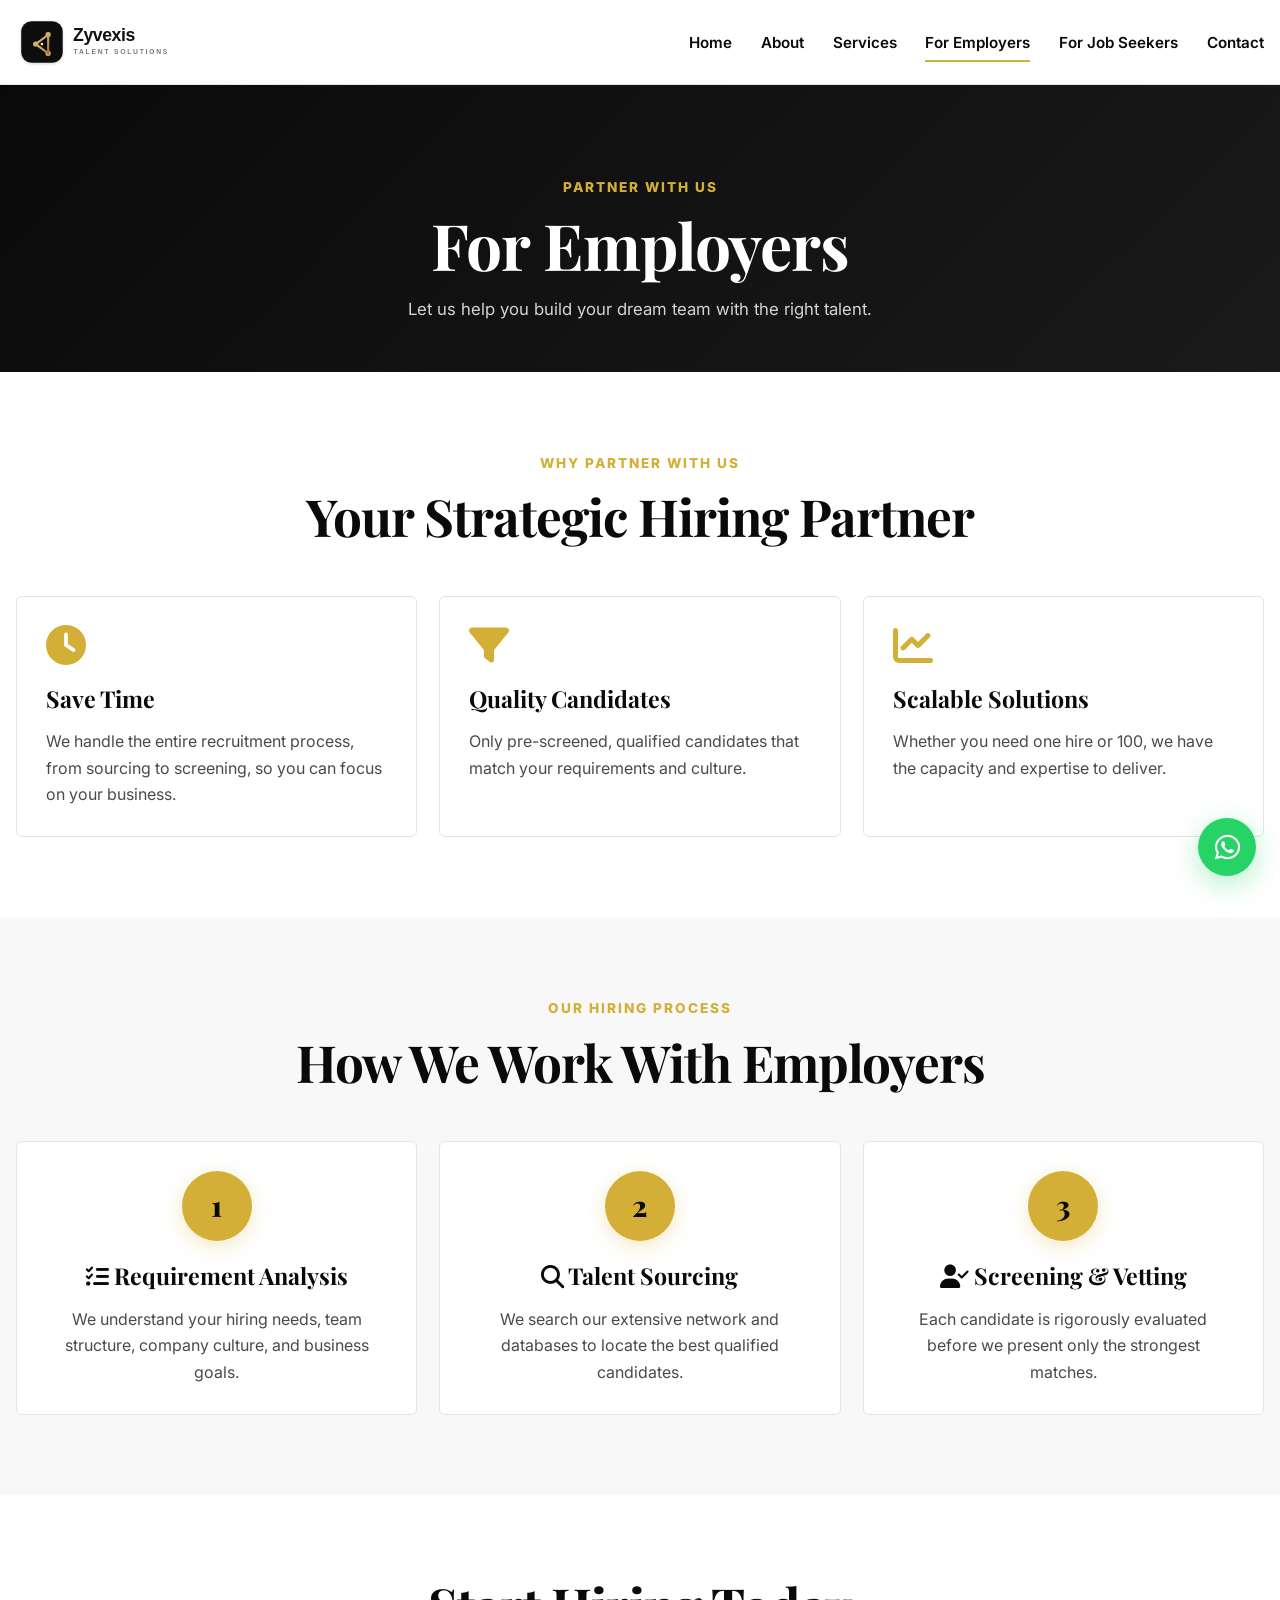
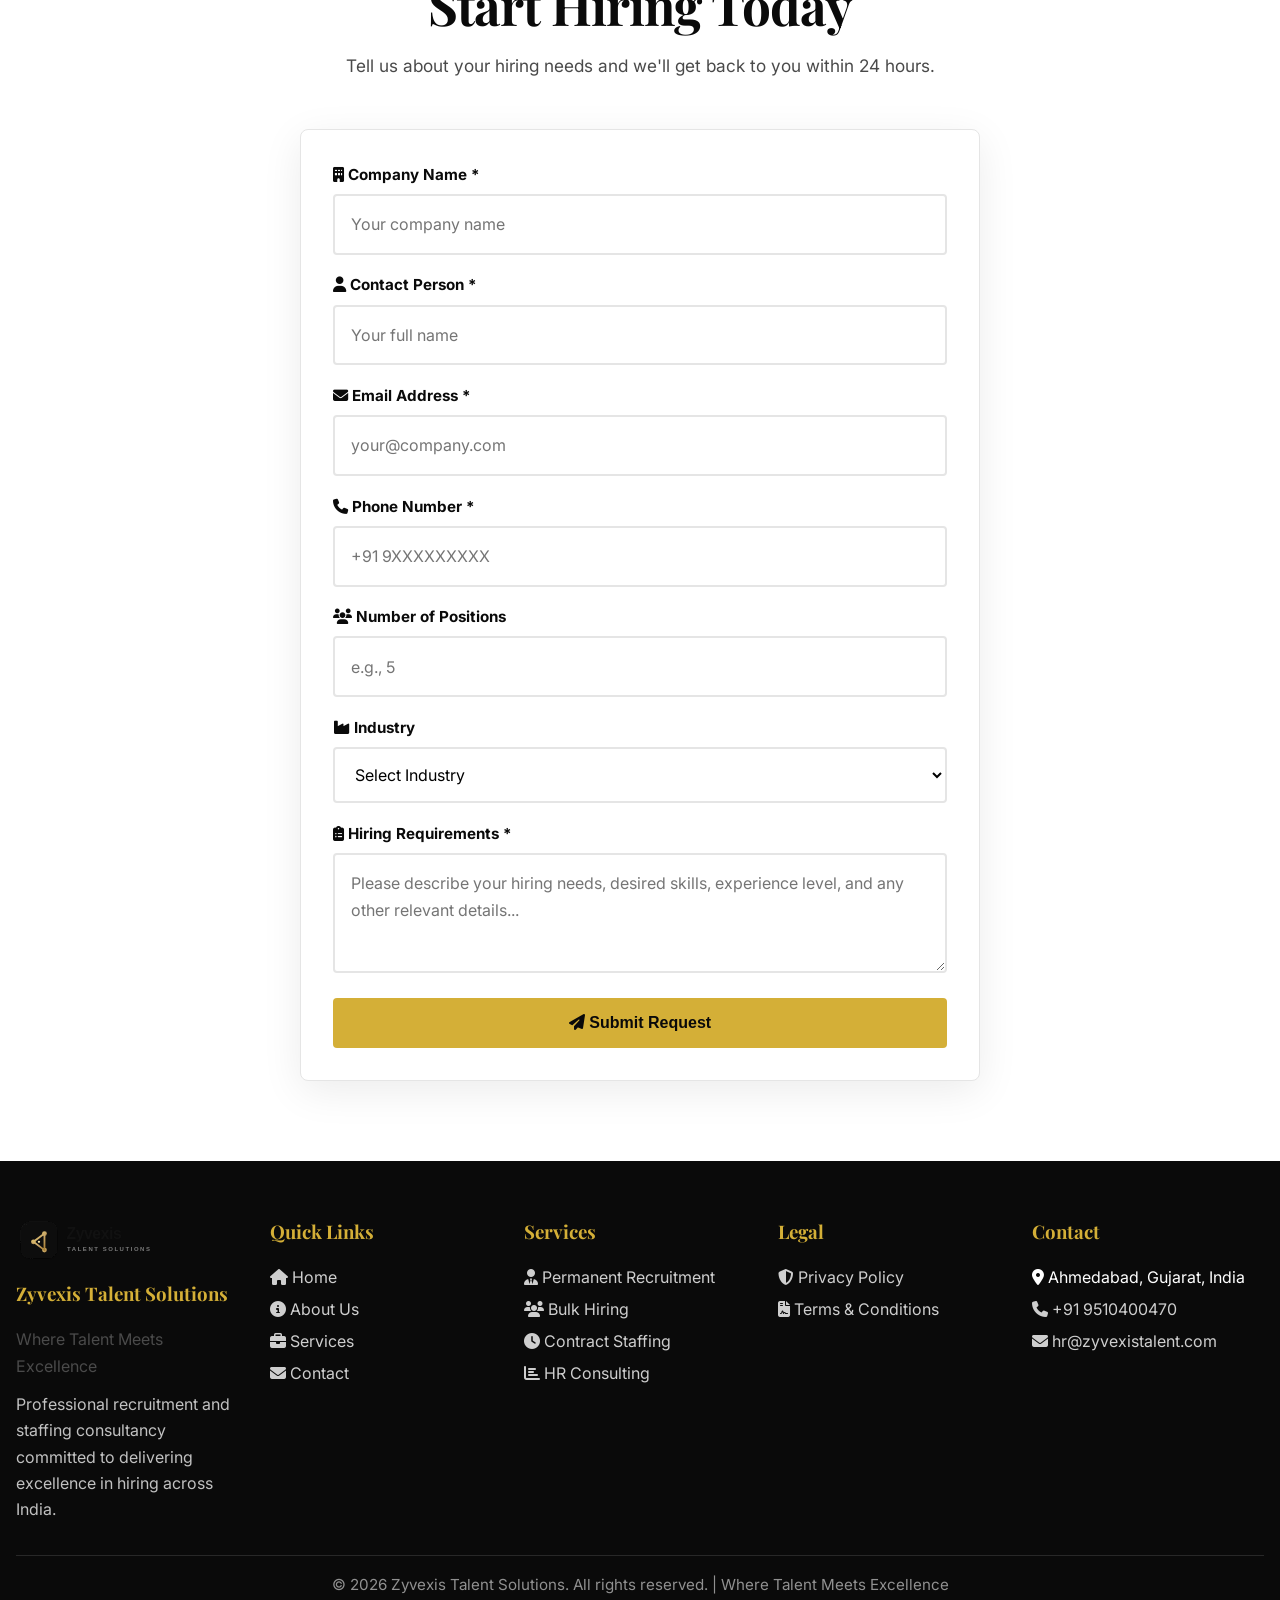
<file: employers.html>
<!DOCTYPE html>
<html lang="en">
<head>
  <!-- Meta Tags -->
  <meta charset="UTF-8" />
  <meta name="viewport" content="width=device-width, initial-scale=1.0" />
  <meta name="description" content="Partner with Zyvexis Talent Solutions to build your dream team. Professional recruitment services for employers across India." />
  
  <title>For Employers - Zyvexis Talent Solutions</title>
  <meta name="robots" content="index,follow" />
  <meta name="theme-color" content="#111111" />
  <meta property="og:title" content="Hiring Solutions for Employers | Zyvexis Talent Solutions" />
  <meta property="og:description" content="Partner with Zyvexis Talent Solutions for efficient hiring support, bulk recruitment, and tailored staffing solutions." />
  <meta property="og:type" content="website" />
  <meta property="og:site_name" content="Zyvexis Talent Solutions" />
  <meta property="og:locale" content="en_IN" />
  <meta name="twitter:card" content="summary" />
  <meta name="twitter:title" content="Hiring Solutions for Employers | Zyvexis Talent Solutions" />
  <meta name="twitter:description" content="Partner with Zyvexis Talent Solutions for efficient hiring support, bulk recruitment, and tailored staffing solutions." />
  <script type="application/ld+json">{"@context":"https://schema.org","@type":"Organization","name":"Zyvexis Talent Solutions","email":"hr@zyvexistalent.com","telephone":"+91 9510400470","address":{"@type":"PostalAddress","addressLocality":"Ahmedabad","addressRegion":"Gujarat","addressCountry":"IN"}}</script>
  
  <!-- Preconnect for Performance -->
  <link rel="preconnect" href="https://fonts.googleapis.com">
  <link rel="preconnect" href="https://fonts.gstatic.com" crossorigin>
   <link rel="icon" href="assets/images/favicon.svg" type="image/svg+xml">
  <!-- Google Fonts -->
  <link href="https://fonts.googleapis.com/css2?family=Playfair+Display:wght@400;600;700;800;900&family=Inter:wght@300;400;500;600;700;800&display=swap" rel="stylesheet">
  
  <!-- Font Awesome -->
  <link rel="stylesheet" href="https://cdnjs.cloudflare.com/ajax/libs/font-awesome/6.4.0/css/all.min.css" integrity="sha512-iecdLmaskl7CVkqkXNQ/ZH/XLlvWZOJyj7Yy7tcenmpD1ypASozpmT/E0iPtmFIB46ZmdtAc9eNBvH0H/ZpiBw==" crossorigin="anonymous" referrerpolicy="no-referrer" />
  
  <!-- Main Stylesheet -->
  <link rel="stylesheet" href="assets/css/template.css" />
  
  <!-- Page-specific Styles -->
  <style>
    .process-grid {
      grid-template-columns: repeat(3, minmax(0, 1fr));
    }
    
    .process-step {
      text-align: center;
    }
    
    .process-step .circle {
      width: 70px;
      height: 70px;
      border-radius: 50%;
      background: var(--gold);
      display: grid;
      place-items: center;
      font-family: 'Playfair Display', serif;
      font-size: 1.8rem;
      font-weight: 800;
      margin: 0 auto 1rem;
      box-shadow: 0 5px 20px rgba(212, 175, 55, 0.3);
      transition: var(--transition);
    }
    
    .process-step:hover .circle {
      transform: scale(1.1);
    }
    
    .form-status {
      padding: 1.2rem;
      margin-bottom: 1.5rem;
      border-radius: 6px;
      font-size: 1rem;
      line-height: 1.4;
      text-align: center;
      border: 1px solid transparent;
      animation: slideDown 0.4s ease-out;
    }
    
    .form-status.success {
      background-color: #ecfdf5;
      color: #065f46;
      border-color: #a7f3d0;
    }
    
    .form-status.error {
      background-color: #fef2f2;
      color: #991b1b;
      border-color: #fecaca;
    }
    
    @keyframes slideDown {
      from {
        opacity: 0;
        transform: translateY(-15px);
      }
      to {
        opacity: 1;
        transform: translateY(0);
      }
    }
    
    @media (max-width: 768px) {
      .process-grid {
        grid-template-columns: 1fr;
      }
    }
  </style>
</head>
<body>

<!-- Navigation -->
<nav class="navbar" id="navbar">
  <div class="inner">
    <a class="brand" href="/" aria-label="Zyvexis Talent Solutions">
      <img src="assets/images/logo.svg" alt="Zyvexis Talent Solutions logo" style="height:52px;width:auto;display:block"/>
    </a>
    <button class="menu-btn" id="menuBtn" aria-label="Toggle navigation menu" aria-expanded="false">
      <i class="fas fa-bars"></i>
    </button>
    <ul class="nav-links" id="navLinks">
      <li><a href="/" data-page="index.html"> Home</a></li>
      <li><a href="about.html" data-page="about.html"> About</a></li>
      <li><a href="services.html" data-page="services.html">Services</a></li>
      <li><a href="employers.html" data-page="employers.html">For Employers</a></li>
      <li><a href="jobseekers.html" data-page="jobseekers.html"> For Job Seekers</a></li>
      <li><a href="contact.html" data-page="contact.html">Contact</a></li>
    </ul>
  </div>
</nav>

<!-- Main Content -->
<main>
  <!-- Page Hero -->
  <section class="page-hero">
    <div class="container">
      <div class="eyebrow">Partner With Us</div>
      <h1 class="page-title">For Employers</h1>
      <p>Let us help you build your dream team with the right talent.</p>
    </div>
  </section>

  <!-- Benefits Section -->
  <section class="section">
    <div class="container">
      <div class="section-header">
        <div class="section-tag">Why Partner With Us</div>
        <h2 class="section-title">Your Strategic Hiring Partner</h2>
      </div>
      <div class="benefit-grid">
        <div class="panel">
          <div class="icon"><i class="fas fa-clock"></i></div>
          <h3>Save Time</h3>
          <p>We handle the entire recruitment process, from sourcing to screening, so you can focus on your business.</p>
        </div>
        <div class="panel">
          <div class="icon"><i class="fas fa-filter"></i></div>
          <h3>Quality Candidates</h3>
          <p>Only pre-screened, qualified candidates that match your requirements and culture.</p>
        </div>
        <div class="panel">
          <div class="icon"><i class="fas fa-chart-line"></i></div>
          <h3>Scalable Solutions</h3>
          <p>Whether you need one hire or 100, we have the capacity and expertise to deliver.</p>
        </div>
      </div>
    </div>
  </section>

  <!-- Process Section -->
  <section class="section alt">
    <div class="container">
      <div class="section-header">
        <div class="section-tag">Our Hiring Process</div>
        <h2 class="section-title">How We Work With Employers</h2>
      </div>
      <div class="process-grid">
        <div class="panel process-step">
          <div class="circle">1</div>
          <h3><i class="fas fa-tasks"></i> Requirement Analysis</h3>
          <p>We understand your hiring needs, team structure, company culture, and business goals.</p>
        </div>
        <div class="panel process-step">
          <div class="circle">2</div>
          <h3><i class="fas fa-search"></i> Talent Sourcing</h3>
          <p>We search our extensive network and databases to locate the best qualified candidates.</p>
        </div>
        <div class="panel process-step">
          <div class="circle">3</div>
          <h3><i class="fas fa-user-check"></i> Screening & Vetting</h3>
          <p>Each candidate is rigorously evaluated before we present only the strongest matches.</p>
        </div>
      </div>
    </div>
  </section>

  <!-- Form Section -->
  <section class="section">
    <div class="container">
      <div class="section-header">
        <h2 class="section-title">Start Hiring Today</h2>
        <p class="section-subtitle">Tell us about your hiring needs and we'll get back to you within 24 hours.</p>
      </div>
      <div class="form-wrap">
        <div id="formStatus" class="form-status" style="display: none;" role="status" aria-live="polite"></div>
        
        <form id="employerForm" data-validate>
          <div class="form-group">
            <label for="companyName"><i class="fas fa-building"></i> Company Name *</label>
            <input type="text" id="companyName" name="companyName" required placeholder="Your company name">
          </div>
          <div class="form-group">
            <label for="contactPerson"><i class="fas fa-user"></i> Contact Person *</label>
            <input type="text" id="contactPerson" name="contactPerson" required placeholder="Your full name">
          </div>
          <div class="form-group">
            <label for="email"><i class="fas fa-envelope"></i> Email Address *</label>
            <input type="email" id="email" name="email" required placeholder="your@company.com">
          </div>
          <div class="form-group">
            <label for="phone"><i class="fas fa-phone"></i> Phone Number *</label>
            <input type="tel" id="phone" name="phone" required placeholder="+91 9XXXXXXXXX">
          </div>
          <div class="form-group">
            <label for="positions"><i class="fas fa-users"></i> Number of Positions</label>
            <input type="number" id="positions" name="positions" min="1" placeholder="e.g., 5">
          </div>
          <div class="form-group">
            <label for="industry"><i class="fas fa-industry"></i> Industry</label>
            <select id="industry" name="industry">
              <option value="">Select Industry</option>
              <option value="Information Technology">Information Technology</option>
              <option value="Manufacturing">Manufacturing</option>
              <option value="Sales & Marketing">Sales & Marketing</option>
              <option value="Finance & Banking">Finance & Banking</option>
              <option value="Healthcare">Healthcare</option>
              <option value="Education">Education</option>
              <option value="Retail">Retail</option>
              <option value="Logistics">Logistics</option>
              <option value="Other">Other</option>
            </select>
          </div>
          <div class="form-group">
            <label for="requirements"><i class="fas fa-clipboard-list"></i> Hiring Requirements *</label>
            <textarea id="requirements" name="requirements" required placeholder="Please describe your hiring needs, desired skills, experience level, and any other relevant details..."></textarea>
          </div>
          <button type="submit" class="submit-btn">
            <i class="fas fa-paper-plane"></i> Submit Request
          </button>
        </form>
      </div>
    </div>
  </section>
</main>

<!-- Footer -->
<footer class="footer">
  <div class="container">
    <div class="footer-grid">
      <div>
        <img src="assets/images/logo.svg" alt="Zyvexis Talent Solutions" style="height:46px;width:auto;display:block;margin-bottom:1rem"/>
        <h3 style="margin-top:.25rem">Zyvexis Talent Solutions</h3>
        <p class="text-muted">Where Talent Meets Excellence</p>
        <p style="margin-top:.75rem;color:rgba(255,255,255,.75)">Professional recruitment and staffing consultancy committed to delivering excellence in hiring across India.</p>
      </div>
      <div>
        <h3>Quick Links</h3>
        <a href="/"><i class="fas fa-home"></i> Home</a>
        <a href="about.html"><i class="fas fa-info-circle"></i> About Us</a>
        <a href="services.html"><i class="fas fa-briefcase"></i> Services</a>
        <a href="contact.html"><i class="fas fa-envelope"></i> Contact</a>
      </div>
      <div>
        <h3>Services</h3>
        <a href="services.html"><i class="fas fa-user-tie"></i> Permanent Recruitment</a>
        <a href="services.html"><i class="fas fa-users"></i> Bulk Hiring</a>
        <a href="services.html"><i class="fas fa-clock"></i> Contract Staffing</a>
        <a href="services.html"><i class="fas fa-chart-bar"></i> HR Consulting</a>
      </div>
       <div>
        <h3>Legal</h3>
        <a href="privacy-policy.html"><i class="fas fa-shield-alt"></i> Privacy Policy</a>
        <a href="terms-conditions.html"><i class="fas fa-file-contract"></i> Terms & Conditions</a>
        </div>
      <div>
        <h3>Contact</h3>
        <p><i class="fas fa-map-marker-alt"></i> Ahmedabad, Gujarat, India</p>
        <p><a href="tel:+919510400470"><i class="fas fa-phone"></i> +91 9510400470</a></p>
        <p><a href="mailto:hr@zyvexistalent.com"><i class="fas fa-envelope"></i> hr@zyvexistalent.com</a></p>
    
      </div>
    </div>
    <div class="footer-bottom">© 2026 Zyvexis Talent Solutions. All rights reserved. | Where Talent Meets Excellence</div>
  </div>
</footer>

<!-- Scripts -->
<script src="assets/js/global.js"></script>
<script>
/**
 * Employer Form Handler with Google Apps Script Integration
 */
(function() {
  const scriptURL = atob("aHR0cHM6Ly9zY3JpcHQuZ29vZ2xlLmNvbS9tYWNyb3Mvcy9BS2Z5Y2J6Z3dhcXVUSWZrU2tudGpUR2NwcGdORm9NYjJhRm5HekJJMklWSVBCYUp1bmtYckFILW16djJqSk8yaTEySnhqc3lFQS9leGVj");
  const form = document.getElementById('employerForm');
  const btn = form.querySelector('.submit-btn');
  const statusDiv = document.getElementById('formStatus');

  function showStatus(message, type) {
    statusDiv.innerText = message;
    statusDiv.className = `form-status ${type}`;
    statusDiv.style.display = 'block';
    
    if(type === 'success') {
      statusDiv.scrollIntoView({ behavior: 'smooth', block: 'center' });
      setTimeout(() => { 
        statusDiv.style.display = 'none'; 
      }, 6000);
    }
  }

  form.addEventListener('submit', e => {
    e.preventDefault();
    
    statusDiv.style.display = 'none';
    btn.disabled = true;
    const originalBtnText = btn.innerHTML;
    btn.innerHTML = '<i class="fas fa-spinner fa-spin"></i> Processing...';

    const formData = new FormData(form);
    formData.append('formType', 'Employer Inquiry');

    fetch(scriptURL, { method: 'POST', body: formData })
      .then(response => {
        if (!response.ok) {
          throw new Error(`HTTP ${response.status}`);
        }
        showStatus('✓ Thank you! Your hiring request has been submitted. Our team will contact you shortly.', 'success');
        form.reset();
      })
      .catch(error => {
        showStatus('✗ Submission failed. Please check your connection or email hr@zyvexistalent.com directly.', 'error');
        console.error('Employer Form Error:', error.message);
      })
      .finally(() => {
        btn.disabled = false;
        btn.innerHTML = originalBtnText;
      });
  });
})();
</script>
</body>
</html>
</file>
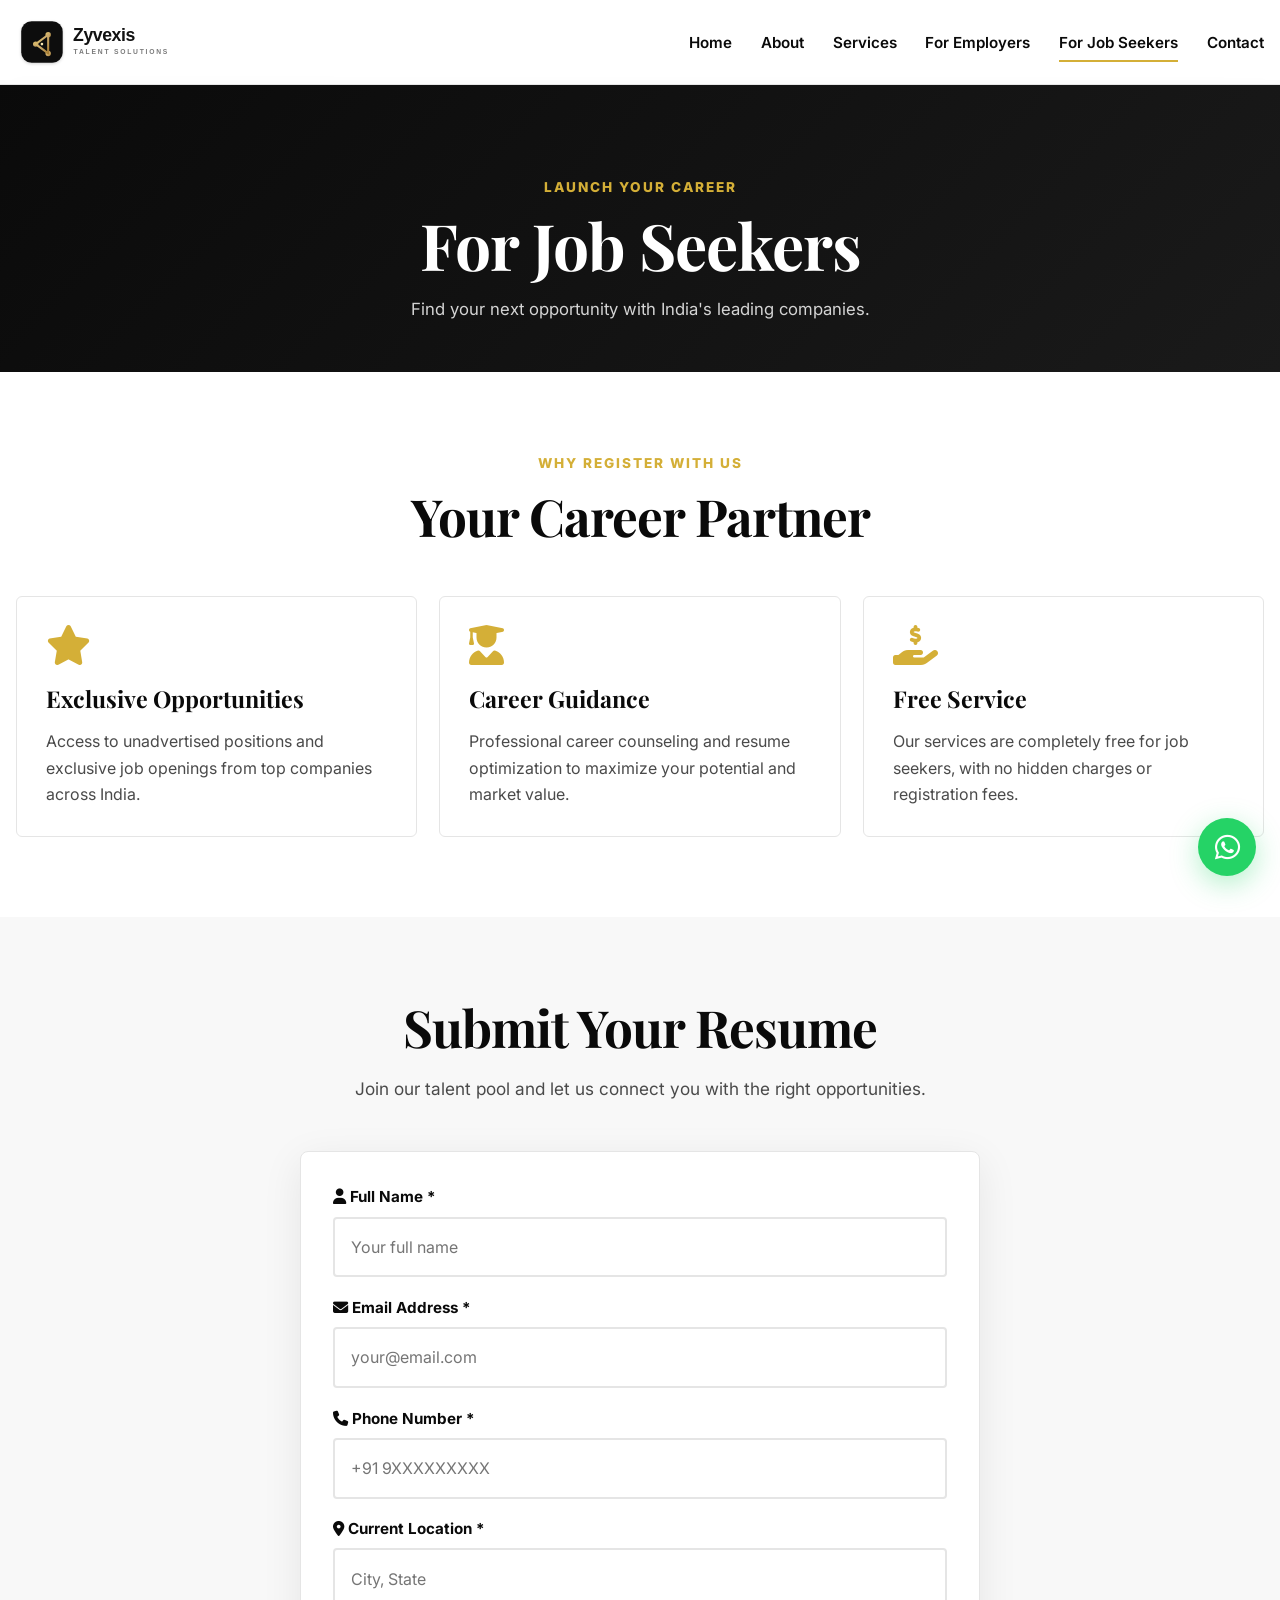
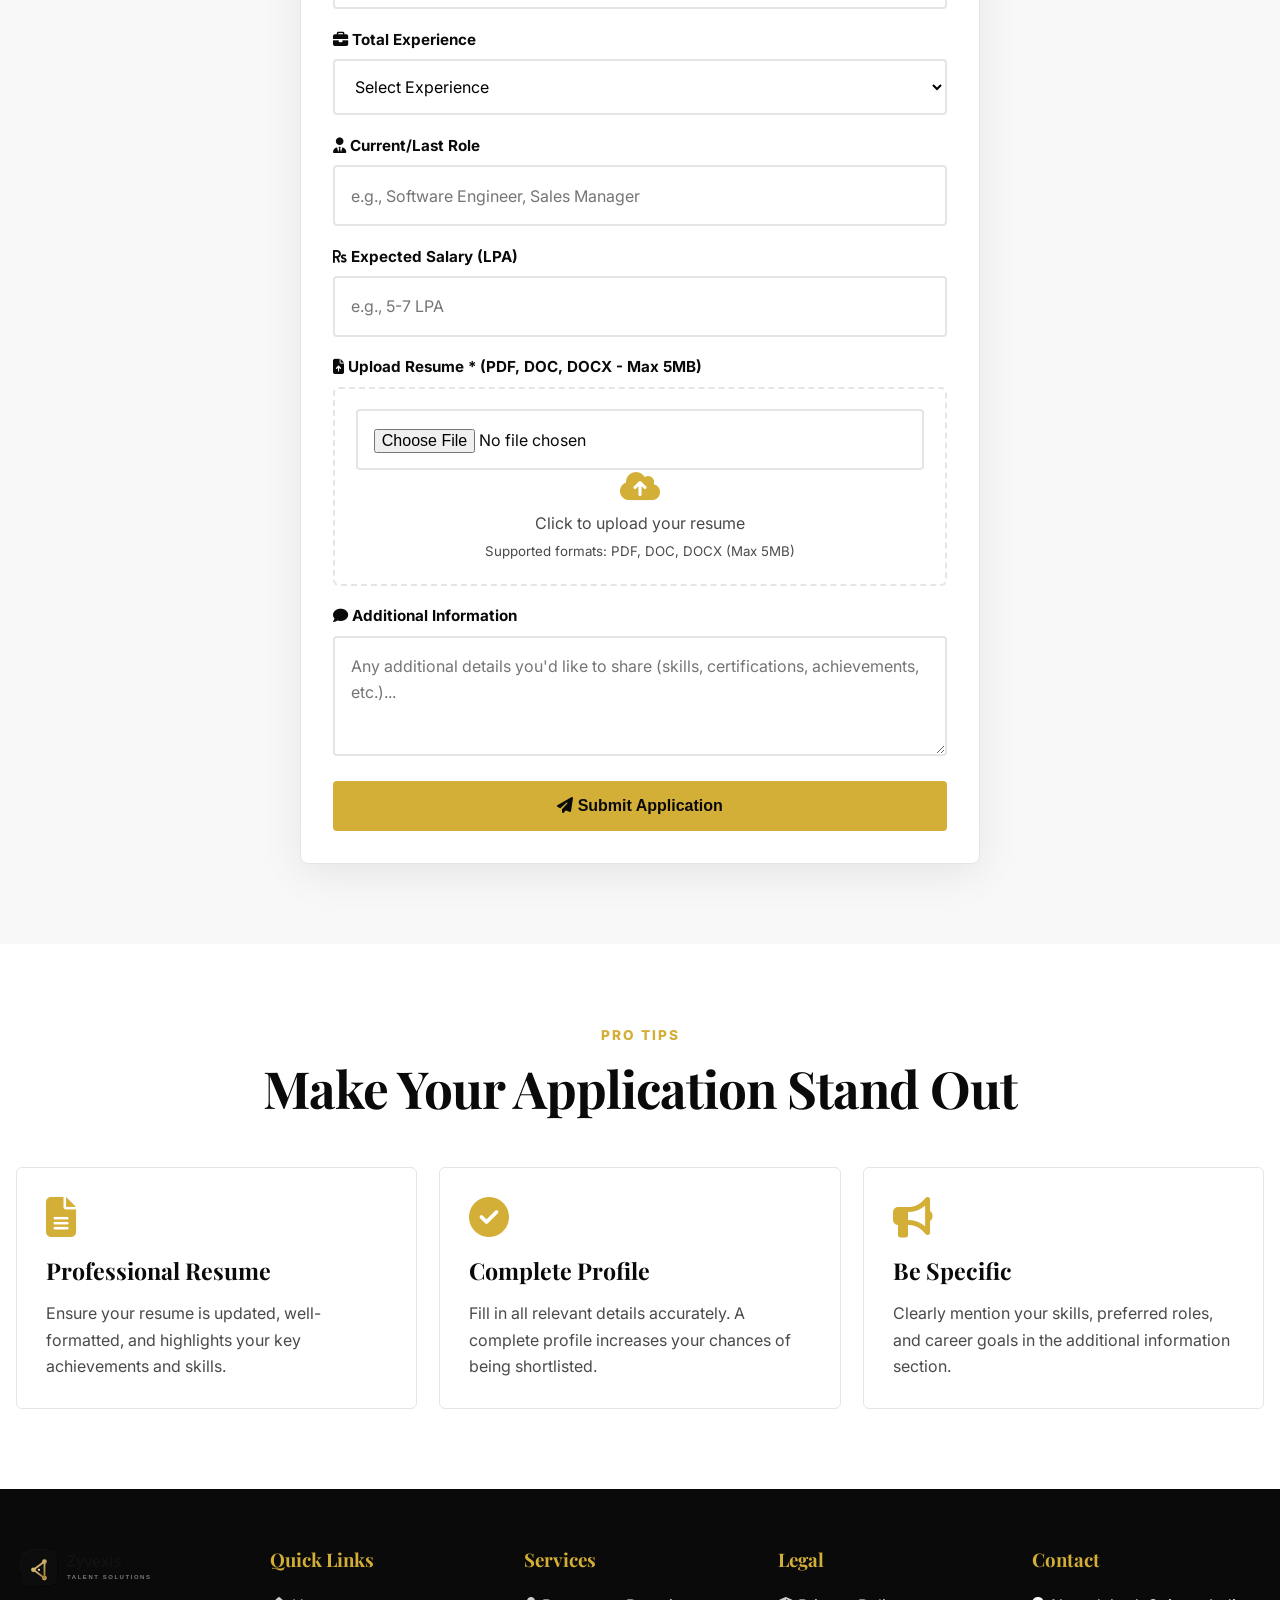
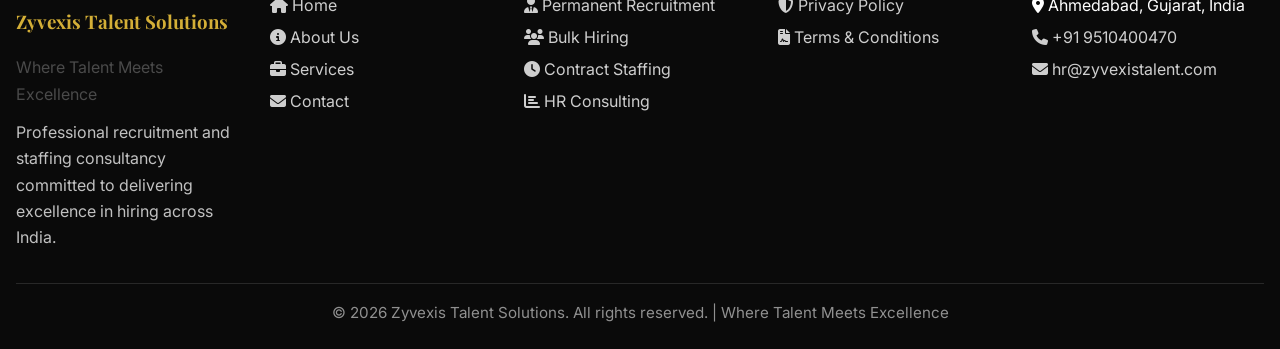
<file: jobseekers.html>
<!DOCTYPE html>
<html lang="en">
<head>
  <!-- Meta Tags -->
  <meta charset="UTF-8" />
  <meta name="viewport" content="width=device-width, initial-scale=1.0" />
  <meta name="description" content="Find your next career opportunity with Zyvexis Talent Solutions. Submit your resume and connect with India's leading companies." />
  
  <title>For Job Seekers - Zyvexis Talent Solutions</title>
  <meta name="robots" content="index,follow" />
  <meta name="theme-color" content="#111111" />
  <meta property="og:title" content="Find Jobs & Submit Resume | Zyvexis Talent Solutions" />
  <meta property="og:description" content="Submit your resume with Zyvexis Talent Solutions and connect with opportunities from leading companies across India." />
  <meta property="og:type" content="website" />
  <meta property="og:site_name" content="Zyvexis Talent Solutions" />
  <meta property="og:locale" content="en_IN" />
  <meta name="twitter:card" content="summary" />
  <meta name="twitter:title" content="Find Jobs & Submit Resume | Zyvexis Talent Solutions" />
  <meta name="twitter:description" content="Submit your resume with Zyvexis Talent Solutions and connect with opportunities from leading companies across India." />
  <script type="application/ld+json">{"@context":"https://schema.org","@type":"Organization","name":"Zyvexis Talent Solutions","email":"hr@zyvexistalent.com","telephone":"+91 9510400470","address":{"@type":"PostalAddress","addressLocality":"Ahmedabad","addressRegion":"Gujarat","addressCountry":"IN"}}</script>
  
  <!-- Preconnect for Performance -->
  <link rel="preconnect" href="https://fonts.googleapis.com">
  <link rel="preconnect" href="https://fonts.gstatic.com" crossorigin>
   <link rel="icon" href="assets/images/favicon.svg" type="image/svg+xml">
  <!-- Google Fonts -->
  <link href="https://fonts.googleapis.com/css2?family=Playfair+Display:wght@400;600;700;800;900&family=Inter:wght@300;400;500;600;700;800&display=swap" rel="stylesheet">
  
  <!-- Font Awesome -->
  <link rel="stylesheet" href="https://cdnjs.cloudflare.com/ajax/libs/font-awesome/6.4.0/css/all.min.css" integrity="sha512-iecdLmaskl7CVkqkXNQ/ZH/XLlvWZOJyj7Yy7tcenmpD1ypASozpmT/E0iPtmFIB46ZmdtAc9eNBvH0H/ZpiBw==" crossorigin="anonymous" referrerpolicy="no-referrer" />
  
  <!-- Main Stylesheet -->
  <link rel="stylesheet" href="assets/css/template.css" />
  
  <!-- Page-specific Styles -->
  <style>
    .file-upload {
      position: relative;
    }
    
    .file-upload-label {
      display: block;
      color: var(--text-gray);
      text-align: center;
    }
    
    .file-upload-label i {
      font-size: 2rem;
      color: var(--gold);
      margin-bottom: 0.5rem;
      display: block;
    }
    
    .form-status {
      padding: 1.2rem;
      margin-bottom: 1.5rem;
      border-radius: 6px;
      font-size: 1rem;
      line-height: 1.4;
      text-align: center;
      border: 1px solid transparent;
      animation: slideDown 0.4s ease-out;
    }
    
    .form-status.success {
      background-color: #ecfdf5;
      color: #065f46;
      border-color: #a7f3d0;
    }
    
    .form-status.error {
      background-color: #fef2f2;
      color: #991b1b;
      border-color: #fecaca;
    }
    
    @keyframes slideDown {
      from {
        opacity: 0;
        transform: translateY(-15px);
      }
      to {
        opacity: 1;
        transform: translateY(0);
      }
    }
  </style>
</head>
<body>

<!-- Navigation -->
<nav class="navbar" id="navbar">
  <div class="inner">
    <a class="brand" href="/" aria-label="Zyvexis Talent Solutions">
      <img src="assets/images/logo.svg" alt="Zyvexis Talent Solutions logo" style="height:52px;width:auto;display:block"/>
    </a>
    <button class="menu-btn" id="menuBtn" aria-label="Toggle navigation menu" aria-expanded="false">
      <i class="fas fa-bars"></i>
    </button>
    <ul class="nav-links" id="navLinks">
      <li><a href="/" data-page="index.html"> Home</a></li>
      <li><a href="about.html" data-page="about.html"> About</a></li>
      <li><a href="services.html" data-page="services.html"> Services</a></li>
      <li><a href="employers.html" data-page="employers.html"> For Employers</a></li>
      <li><a href="jobseekers.html" data-page="jobseekers.html">For Job Seekers</a></li>
      <li><a href="contact.html" data-page="contact.html"> Contact</a></li>
    </ul>
  </div>
</nav>

<!-- Main Content -->
<main>
  <!-- Page Hero -->
  <section class="page-hero">
    <div class="container">
      <div class="eyebrow">Launch Your Career</div>
      <h1 class="page-title">For Job Seekers</h1>
      <p>Find your next opportunity with India's leading companies.</p>
    </div>
  </section>

  <!-- Benefits Section -->
  <section class="section">
    <div class="container">
      <div class="section-header">
        <div class="section-tag">Why Register With Us</div>
        <h2 class="section-title">Your Career Partner</h2>
      </div>
      <div class="benefit-grid">
        <div class="panel">
          <div class="icon"><i class="fas fa-star"></i></div>
          <h3>Exclusive Opportunities</h3>
          <p>Access to unadvertised positions and exclusive job openings from top companies across India.</p>
        </div>
        <div class="panel">
          <div class="icon"><i class="fas fa-user-graduate"></i></div>
          <h3>Career Guidance</h3>
          <p>Professional career counseling and resume optimization to maximize your potential and market value.</p>
        </div>
        <div class="panel">
          <div class="icon"><i class="fas fa-hand-holding-usd"></i></div>
          <h3>Free Service</h3>
          <p>Our services are completely free for job seekers, with no hidden charges or registration fees.</p>
        </div>
      </div>
    </div>
  </section>

  <!-- Resume Submission Form -->
  <section class="section alt">
    <div class="container">
      <div class="section-header">
        <h2 class="section-title">Submit Your Resume</h2>
        <p class="section-subtitle">Join our talent pool and let us connect you with the right opportunities.</p>
      </div>
      <div class="form-wrap">
        <div id="formStatus" class="form-status" style="display: none;" role="status" aria-live="polite"></div>
        
        <form id="resumeForm" data-validate>
          <div class="form-group">
            <label for="fullName"><i class="fas fa-user"></i> Full Name *</label>
            <input type="text" id="fullName" name="fullName" required placeholder="Your full name">
          </div>
          
          <div class="form-group">
            <label for="emailAddress"><i class="fas fa-envelope"></i> Email Address *</label>
            <input type="email" id="emailAddress" name="emailAddress" required placeholder="your@email.com">
          </div>
          
          <div class="form-group">
            <label for="phoneNumber"><i class="fas fa-phone"></i> Phone Number *</label>
            <input type="tel" id="phoneNumber" name="phoneNumber" required placeholder="+91 9XXXXXXXXX">
          </div>
          
          <div class="form-group">
            <label for="currentLocation"><i class="fas fa-map-marker-alt"></i> Current Location *</label>
            <input type="text" id="currentLocation" name="currentLocation" required placeholder="City, State">
          </div>
          
          <div class="form-group">
            <label for="experience"><i class="fas fa-briefcase"></i> Total Experience</label>
            <select id="experience" name="experience">
              <option value="">Select Experience</option>
              <option value="Fresher">Fresher</option>
              <option value="0-1 years">0-1 years</option>
              <option value="1-3 years">1-3 years</option>
              <option value="3-5 years">3-5 years</option>
              <option value="5-10 years">5-10 years</option>
              <option value="10+ years">10+ years</option>
            </select>
          </div>
          
          <div class="form-group">
            <label for="currentRole"><i class="fas fa-user-tie"></i> Current/Last Role</label>
            <input type="text" id="currentRole" name="currentRole" placeholder="e.g., Software Engineer, Sales Manager">
          </div>
          
          <div class="form-group">
            <label for="expectedSalary"><i class="fas fa-rupee-sign"></i> Expected Salary (LPA)</label>
            <input type="text" id="expectedSalary" name="expectedSalary" placeholder="e.g., 5-7 LPA">
          </div>
          
          <div class="form-group">
            <label for="resumeFile"><i class="fas fa-file-upload"></i> Upload Resume * (PDF, DOC, DOCX - Max 5MB)</label>
            <div class="file-upload" id="resumeBox">
              <input type="file" id="resumeFile" name="resumeFile" accept=".pdf,.doc,.docx" >
              <div id="resumeLabel" class="file-upload-label">
                <i class="fas fa-cloud-upload-alt"></i>
                <span>Click to upload your resume</span><br>
                <small>Supported formats: PDF, DOC, DOCX (Max 5MB)</small>
              </div>
            </div>
          </div>
          
          <div class="form-group">
            <label for="additionalInfo"><i class="fas fa-comment"></i> Additional Information</label>
            <textarea id="additionalInfo" name="additionalInfo" placeholder="Any additional details you'd like to share (skills, certifications, achievements, etc.)..."></textarea>
          </div>
          
          <button type="submit" class="submit-btn">
            <i class="fas fa-paper-plane"></i> Submit Application
          </button>
        </form>
      </div>
    </div>
  </section>
  <!-- Scripts -->
<script src="assets/js/global.js"></script>
<script>
const SCRIPT_URL= atob("aHR0cHM6Ly9zY3JpcHQuZ29vZ2xlLmNvbS9tYWNyb3Mvcy9BS2Z5Y2J6Z3dhcXVUSWZrU2tudGpUR2NwcGdORm9NYjJhRm5HekJJMklWSVBCYUp1bmtYckFILW16djJqSk8yaTEySnhqc3lFQS9leGVj");
// 1. UI update: Jab file select ho toh naam dikhayein
document.getElementById('resumeFile').addEventListener('change', function() {
    const fileName = this.files[0] ? this.files[0].name : "Click to upload your resume";
    document.querySelector('#resumeLabel span').textContent = fileName;
});

document.getElementById('resumeForm').addEventListener('submit', async function(e) {
    e.preventDefault();
    
    const statusDiv = document.getElementById('formStatus');
    const submitBtn = this.querySelector('.submit-btn');
    const fileInput = document.getElementById('resumeFile');
    const file = fileInput.files[0];

    // 2. Validation: Resume missing check
    if (!file) {
        statusDiv.style.display = 'block';
        statusDiv.textContent = "Please upload your resume (PDF/DOC).";
        statusDiv.style.color = "red";
        return;
    }

    // 3. Validation: 5MB size check
    if (file.size > 5 * 1024 * 1024) {
        statusDiv.style.display = 'block';
        statusDiv.textContent = "File size too large! Maximum 5MB allowed.";
        statusDiv.style.color = "red";
        return;
    }

    statusDiv.style.display = 'block';
    statusDiv.textContent = "Processing application...";
    statusDiv.style.color = "inherit";
    submitBtn.disabled = true;

    const toBase64 = file => new Promise((resolve, reject) => {
        const reader = new FileReader();
        reader.readAsDataURL(file);
        reader.onload = () => resolve(reader.result.split(',')[1]);
        reader.onerror = error => reject(error);
    });

    try {
        const base64File = await toBase64(file);
        
        const formData = {
            fullName: document.getElementById('fullName').value,
            emailAddress: document.getElementById('emailAddress').value,
            phoneNumber: document.getElementById('phoneNumber').value,
            currentLocation: document.getElementById('currentLocation').value,
            experience: document.getElementById('experience').value,
            currentRole: document.getElementById('currentRole').value,
            expectedSalary: document.getElementById('expectedSalary').value,
            additionalInfo: document.getElementById('additionalInfo').value,
            resumeFile: {
                base64: base64File,
                type: file.type,
                name: file.name
            }
        };

        const response = await fetch(SCRIPT_URL, {
            method: 'POST',
            headers: {
                'Content-Type': 'text/plain;charset=utf-8', // Google Apps Script ke liye safe option
            },
            body: JSON.stringify(formData)
        });



        const result = await response.json();

        if (result.status === "Success") {
            statusDiv.textContent = "Application submitted successfully!";
            statusDiv.style.color = "green";
            this.reset();
            document.querySelector('#resumeLabel span').textContent = "Click to upload your resume";
        } else {
            throw new Error(result.message);
        }
    } catch (err) {
        statusDiv.textContent = "Error: " + err.message;
        statusDiv.style.color = "red";
    } finally {
        submitBtn.disabled = false;
    }
});

</script>

  <!-- Tips Section -->
  <section class="section">
    <div class="container">
      <div class="section-header">
        <div class="section-tag">Pro Tips</div>
        <h2 class="section-title">Make Your Application Stand Out</h2>
      </div>
      <div class="benefit-grid">
        <div class="panel">
          <div class="icon"><i class="fas fa-file-alt"></i></div>
          <h3>Professional Resume</h3>
          <p>Ensure your resume is updated, well-formatted, and highlights your key achievements and skills.</p>
        </div>
        <div class="panel">
          <div class="icon"><i class="fas fa-check-circle"></i></div>
          <h3>Complete Profile</h3>
          <p>Fill in all relevant details accurately. A complete profile increases your chances of being shortlisted.</p>
        </div>
        <div class="panel">
          <div class="icon"><i class="fas fa-bullhorn"></i></div>
          <h3>Be Specific</h3>
          <p>Clearly mention your skills, preferred roles, and career goals in the additional information section.</p>
        </div>
      </div>
    </div>
  </section>
</main>

<!-- Footer -->
<footer class="footer">
  <div class="container">
    <div class="footer-grid">
      <div>
        <img src="assets/images/logo.svg" alt="Zyvexis Talent Solutions" style="height:46px;width:auto;display:block;margin-bottom:1rem"/>
        <h3 style="margin-top:.25rem">Zyvexis Talent Solutions</h3>
        <p class="text-muted">Where Talent Meets Excellence</p>
        <p style="margin-top:.75rem;color:rgba(255,255,255,.75)">Professional recruitment and staffing consultancy committed to delivering excellence in hiring across India.</p>
      </div>
      <div>
        <h3>Quick Links</h3>
        <a href="/"><i class="fas fa-home"></i> Home</a>
        <a href="about.html"><i class="fas fa-info-circle"></i> About Us</a>
        <a href="services.html"><i class="fas fa-briefcase"></i> Services</a>
        <a href="contact.html"><i class="fas fa-envelope"></i> Contact</a>
      </div>
      <div>
        <h3>Services</h3>
        <a href="services.html"><i class="fas fa-user-tie"></i> Permanent Recruitment</a>
        <a href="services.html"><i class="fas fa-users"></i> Bulk Hiring</a>
        <a href="services.html"><i class="fas fa-clock"></i> Contract Staffing</a>
        <a href="services.html"><i class="fas fa-chart-bar"></i> HR Consulting</a>
      </div>
       <div>
        <h3>Legal</h3>
        <a href="privacy-policy.html"><i class="fas fa-shield-alt"></i> Privacy Policy</a>
        <a href="terms-conditions.html"><i class="fas fa-file-contract"></i> Terms & Conditions</a>
        </div>
      <div>
        <h3>Contact</h3>
        <p><i class="fas fa-map-marker-alt"></i> Ahmedabad, Gujarat, India</p>
        <p><a href="tel:+919510400470"><i class="fas fa-phone"></i> +91 9510400470</a></p>
        <p><a href="mailto:hr@zyvexistalent.com"><i class="fas fa-envelope"></i> hr@zyvexistalent.com</a></p>
        
      </div>
    </div>
    <div class="footer-bottom">© 2026 Zyvexis Talent Solutions. All rights reserved. | Where Talent Meets Excellence</div>
  </div>
</footer>

</body>
</html>
</file>
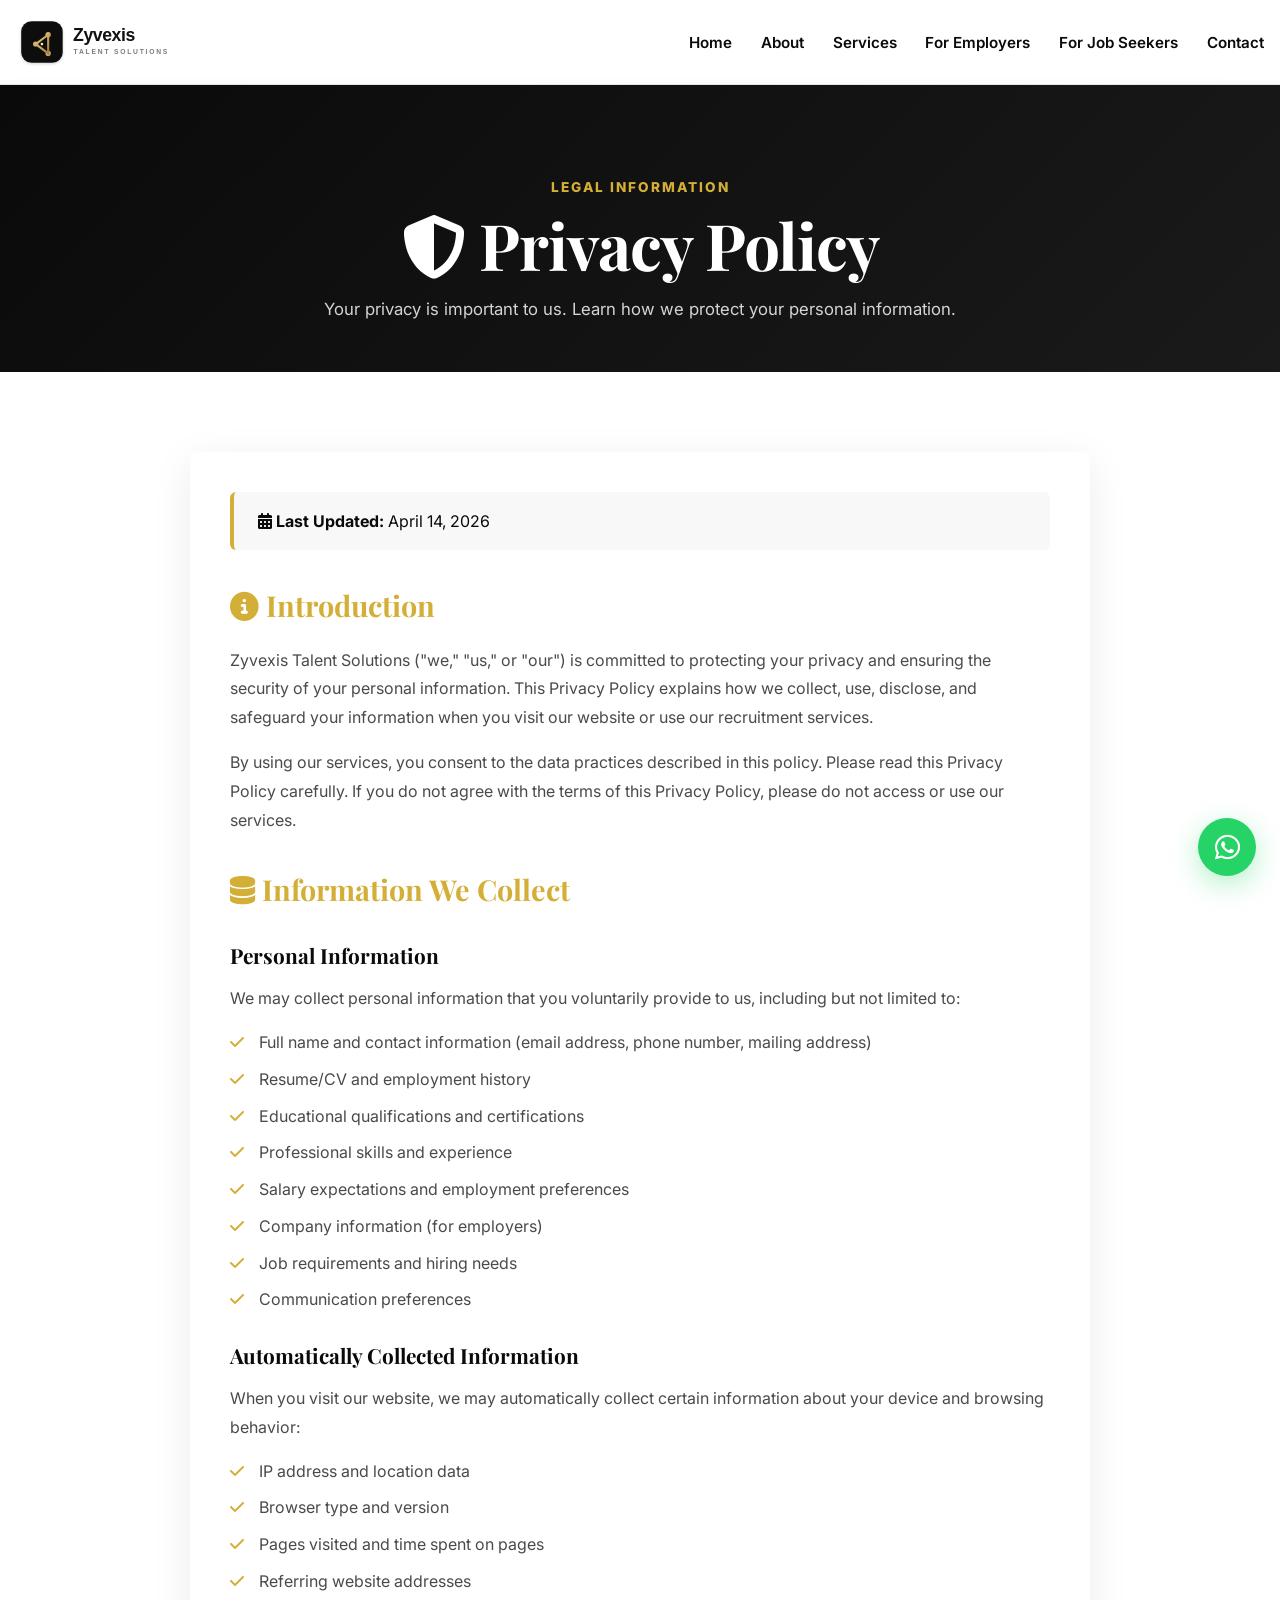
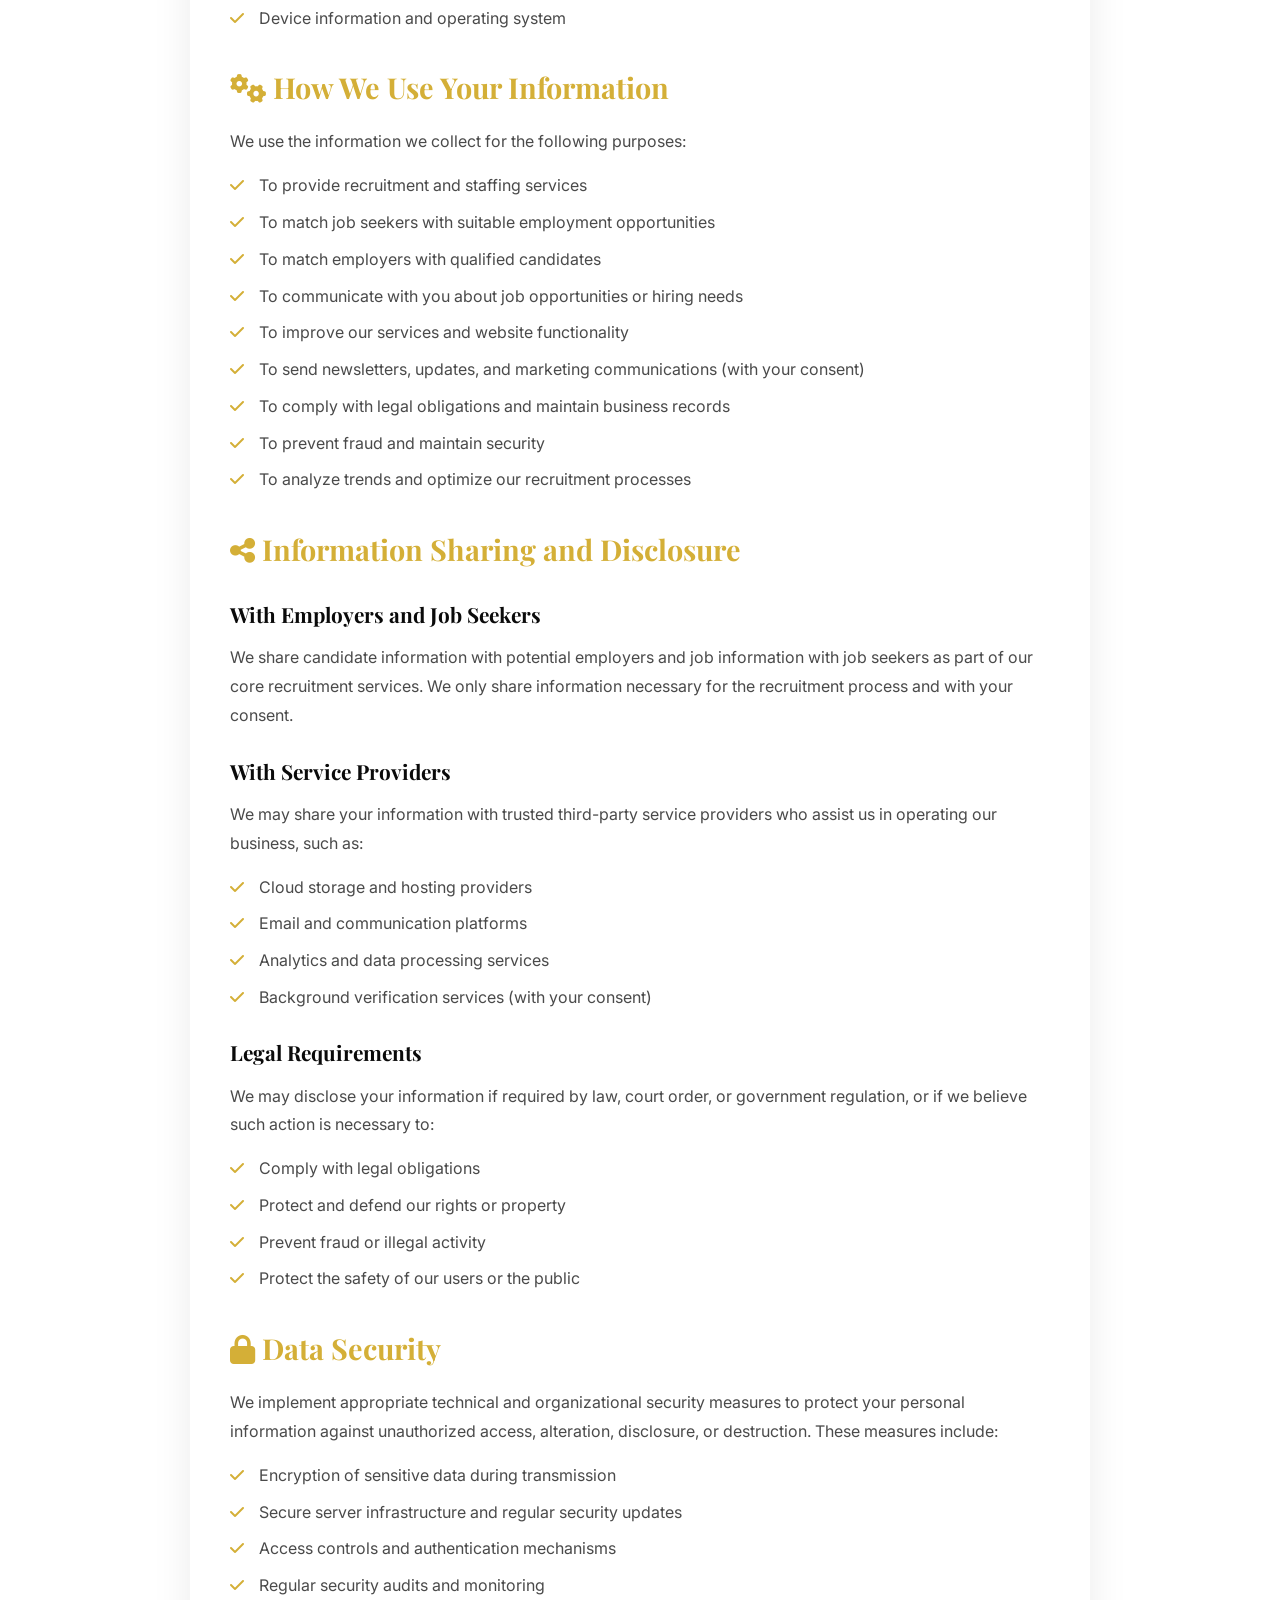
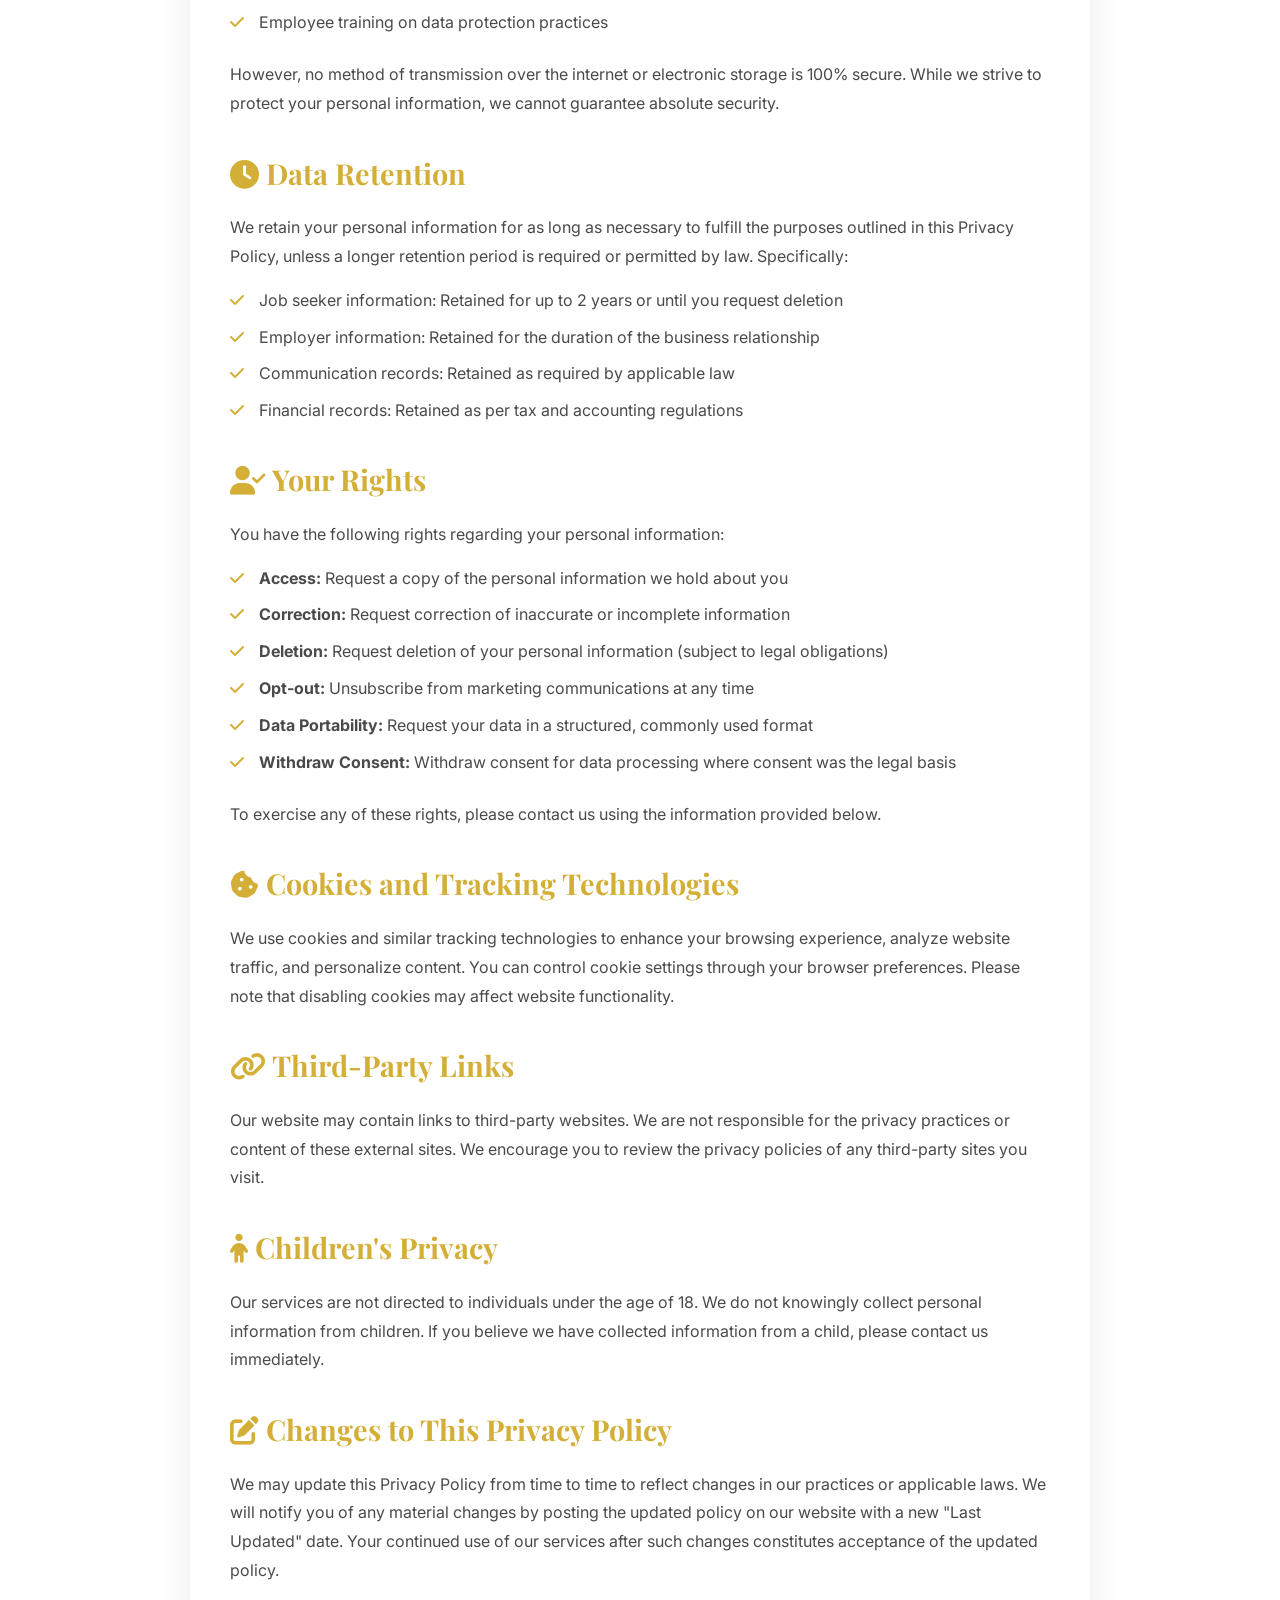
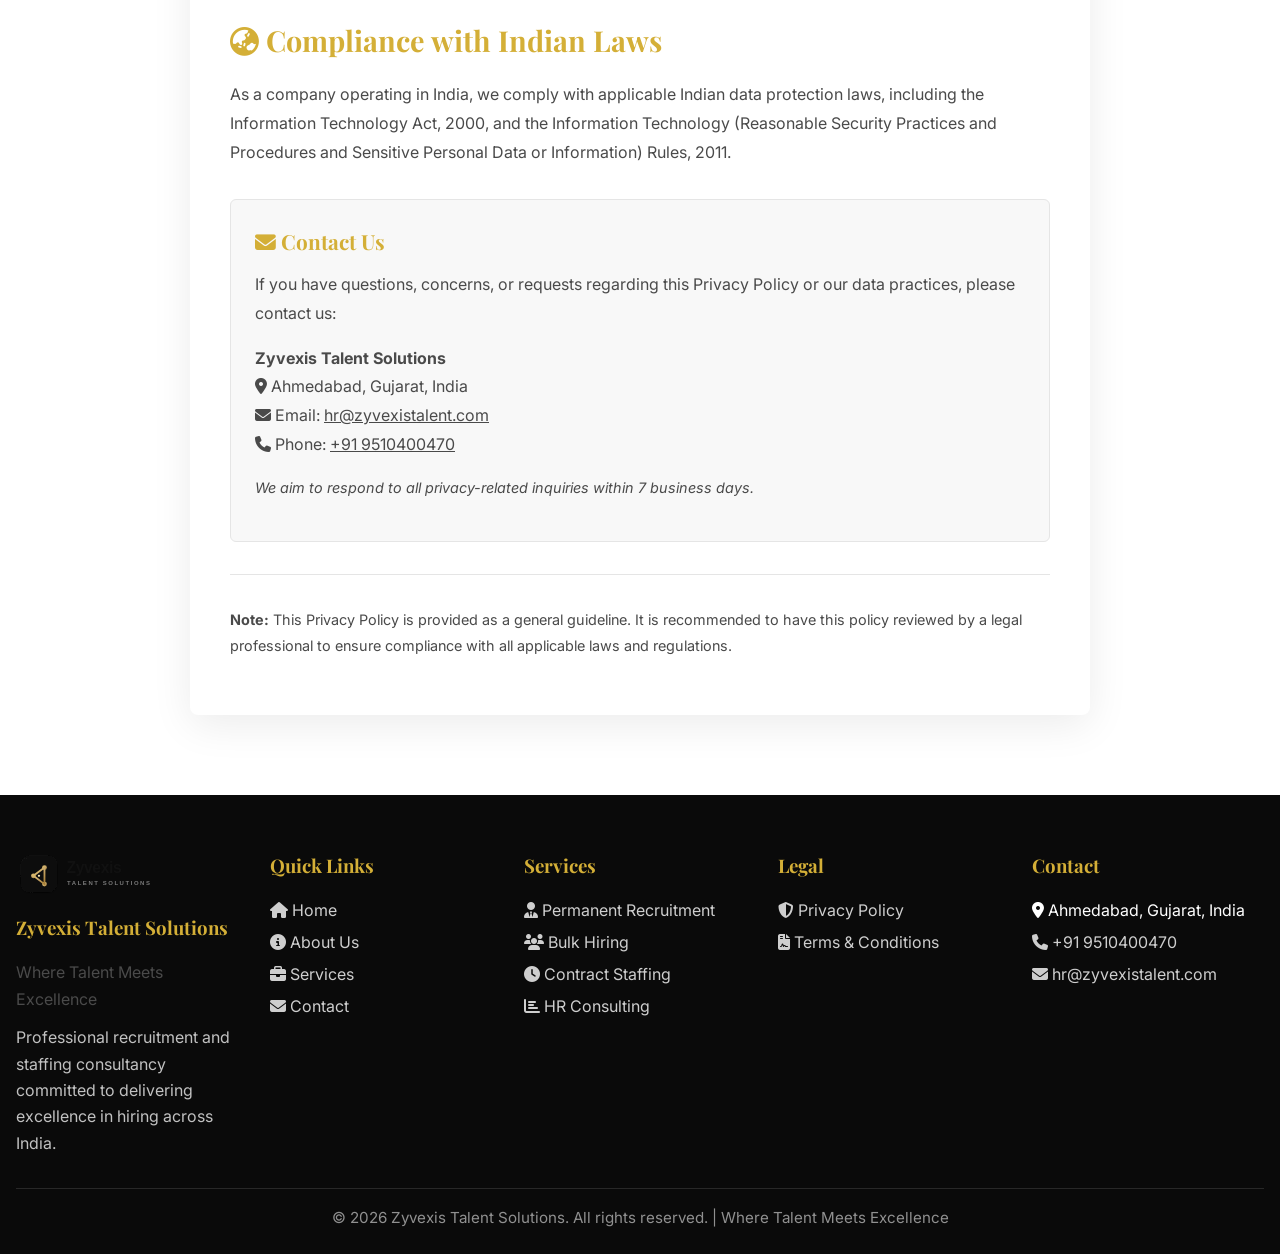
<file: privacy-policy.html>
<!DOCTYPE html>
<html lang="en">
<head>
  <!-- Meta Tags -->
  <meta charset="UTF-8" />
  <meta name="viewport" content="width=device-width, initial-scale=1.0" />
  <meta name="description" content="Privacy Policy - Zyvexis Talent Solutions. Learn how we collect, use, and protect your personal information." />
  
  <title>Privacy Policy - Zyvexis Talent Solutions</title>
  <meta name="robots" content="index,follow" />
  <meta name="theme-color" content="#111111" />
  <meta property="og:title" content="Privacy Policy | Zyvexis Talent Solutions" />
  <meta property="og:description" content="Read the Privacy Policy for Zyvexis Talent Solutions to understand how we collect, use, and protect your information." />
  <meta property="og:type" content="website" />
  <meta property="og:site_name" content="Zyvexis Talent Solutions" />
  <meta property="og:locale" content="en_IN" />
  <meta name="twitter:card" content="summary" />
  <meta name="twitter:title" content="Privacy Policy | Zyvexis Talent Solutions" />
  <meta name="twitter:description" content="Read the Privacy Policy for Zyvexis Talent Solutions to understand how we collect, use, and protect your information." />
  <script type="application/ld+json">{"@context":"https://schema.org","@type":"Organization","name":"Zyvexis Talent Solutions","email":"hr@zyvexistalent.com","telephone":"+91 9510400470","address":{"@type":"PostalAddress","addressLocality":"Ahmedabad","addressRegion":"Gujarat","addressCountry":"IN"}}</script>
  
  <!-- Preconnect for Performance -->
  <link rel="preconnect" href="https://fonts.googleapis.com">
  <link rel="preconnect" href="https://fonts.gstatic.com" crossorigin>
   <link rel="icon" href="assets/images/favicon.svg" type="image/svg+xml">
  <!-- Google Fonts -->
  <link href="https://fonts.googleapis.com/css2?family=Playfair+Display:wght@400;600;700;800;900&family=Inter:wght@300;400;500;600;700;800&display=swap" rel="stylesheet">
  
  <!-- Font Awesome -->
  <link rel="stylesheet" href="https://cdnjs.cloudflare.com/ajax/libs/font-awesome/6.4.0/css/all.min.css" integrity="sha512-iecdLmaskl7CVkqkXNQ/ZH/XLlvWZOJyj7Yy7tcenmpD1ypASozpmT/E0iPtmFIB46ZmdtAc9eNBvH0H/ZpiBw==" crossorigin="anonymous" referrerpolicy="no-referrer" />
  
  <!-- Main Stylesheet -->
  <link rel="stylesheet" href="assets/css/template.css" />
  
  <!-- Page-specific Styles -->
  <style>
    .policy-content {
      max-width: 900px;
      margin: 0 auto;
      background: var(--white);
      padding: 2.5rem;
      border-radius: 8px;
      box-shadow: var(--shadow);
    }
    
    .policy-content h2 {
      font-family: "Playfair Display", serif;
      color: var(--gold);
      margin-top: 2rem;
      margin-bottom: 1rem;
      font-size: 1.8rem;
    }
    
    .policy-content h2:first-child {
      margin-top: 0;
    }
    
    .policy-content h3 {
      font-family: "Playfair Display", serif;
      color: var(--black);
      margin-top: 1.5rem;
      margin-bottom: 0.75rem;
      font-size: 1.3rem;
    }
    
    .policy-content p {
      color: var(--text-gray);
      margin-bottom: 1rem;
      line-height: 1.8;
    }
    
    .policy-content ul {
      list-style: none;
      padding-left: 0;
      margin-bottom: 1.5rem;
    }
    
    .policy-content ul li {
      position: relative;
      padding-left: 1.8rem;
      margin-bottom: 0.6rem;
      color: var(--text-gray);
      line-height: 1.7;
    }
    
    .policy-content ul li::before {
      content: "\f00c";
      font-family: "Font Awesome 5 Free";
      font-weight: 900;
      position: absolute;
      left: 0;
      color: var(--gold);
    }
    
    .last-updated {
      background: var(--light-gray);
      padding: 1rem 1.5rem;
      border-radius: 6px;
      margin-bottom: 2rem;
      border-left: 4px solid var(--gold);
    }
    
    .contact-box {
      background: var(--light-gray);
      padding: 1.5rem;
      border-radius: 6px;
      margin-top: 2rem;
      border: 1px solid var(--medium-gray);
    }
    
    .contact-box h3 {
      margin-top: 0;
      color: var(--gold);
    }
    
    @media (max-width: 768px) {
      .policy-content {
        padding: 1.5rem;
      }
    }
  </style>
</head>
<body>

<!-- Navigation -->
<nav class="navbar" id="navbar">
  <div class="inner">
    <a class="brand" href="/" aria-label="Zyvexis Talent Solutions">
      <img src="assets/images/logo.svg" alt="Zyvexis Talent Solutions logo" style="height:52px;width:auto;display:block"/>
    </a>
    <button class="menu-btn" id="menuBtn" aria-label="Toggle navigation menu" aria-expanded="false">
      <i class="fas fa-bars"></i>
    </button>
    <ul class="nav-links" id="navLinks">
      <li><a href="/" data-page="index.html"> Home</a></li>
      <li><a href="about.html" data-page="about.html"> About</a></li>
      <li><a href="services.html" data-page="services.html"> Services</a></li>
      <li><a href="employers.html" data-page="employers.html"> For Employers</a></li>
      <li><a href="jobseekers.html" data-page="jobseekers.html"> For Job Seekers</a></li>
      <li><a href="contact.html" data-page="contact.html"> Contact</a></li>
    </ul>
  </div>
</nav>

<!-- Main Content -->
<main>
  <!-- Page Hero -->
  <section class="page-hero">
    <div class="container">
      <div class="eyebrow">Legal Information</div>
      <h1 class="page-title"><i class="fas fa-shield-alt"></i> Privacy Policy</h1>
      <p>Your privacy is important to us. Learn how we protect your personal information.</p>
    </div>
  </section>

  <!-- Privacy Policy Content -->
  <section class="section">
    <div class="container">
      <div class="policy-content">
        <div class="last-updated">
          <strong><i class="fas fa-calendar-alt"></i> Last Updated:</strong> April 14, 2026
        </div>

        <h2><i class="fas fa-info-circle"></i> Introduction</h2>
        <p>
          Zyvexis Talent Solutions ("we," "us," or "our") is committed to protecting your privacy and ensuring the security of your personal information. This Privacy Policy explains how we collect, use, disclose, and safeguard your information when you visit our website or use our recruitment services.
        </p>
        <p>
          By using our services, you consent to the data practices described in this policy. Please read this Privacy Policy carefully. If you do not agree with the terms of this Privacy Policy, please do not access or use our services.
        </p>

        <h2><i class="fas fa-database"></i> Information We Collect</h2>
        
        <h3>Personal Information</h3>
        <p>We may collect personal information that you voluntarily provide to us, including but not limited to:</p>
        <ul>
          <li>Full name and contact information (email address, phone number, mailing address)</li>
          <li>Resume/CV and employment history</li>
          <li>Educational qualifications and certifications</li>
          <li>Professional skills and experience</li>
          <li>Salary expectations and employment preferences</li>
          <li>Company information (for employers)</li>
          <li>Job requirements and hiring needs</li>
          <li>Communication preferences</li>
        </ul>

        <h3>Automatically Collected Information</h3>
        <p>When you visit our website, we may automatically collect certain information about your device and browsing behavior:</p>
        <ul>
          <li>IP address and location data</li>
          <li>Browser type and version</li>
          <li>Pages visited and time spent on pages</li>
          <li>Referring website addresses</li>
          <li>Device information and operating system</li>
        </ul>

        <h2><i class="fas fa-cogs"></i> How We Use Your Information</h2>
        <p>We use the information we collect for the following purposes:</p>
        <ul>
          <li>To provide recruitment and staffing services</li>
          <li>To match job seekers with suitable employment opportunities</li>
          <li>To match employers with qualified candidates</li>
          <li>To communicate with you about job opportunities or hiring needs</li>
          <li>To improve our services and website functionality</li>
          <li>To send newsletters, updates, and marketing communications (with your consent)</li>
          <li>To comply with legal obligations and maintain business records</li>
          <li>To prevent fraud and maintain security</li>
          <li>To analyze trends and optimize our recruitment processes</li>
        </ul>

        <h2><i class="fas fa-share-alt"></i> Information Sharing and Disclosure</h2>
        
        <h3>With Employers and Job Seekers</h3>
        <p>
          We share candidate information with potential employers and job information with job seekers as part of our core recruitment services. We only share information necessary for the recruitment process and with your consent.
        </p>

        <h3>With Service Providers</h3>
        <p>
          We may share your information with trusted third-party service providers who assist us in operating our business, such as:
        </p>
        <ul>
          <li>Cloud storage and hosting providers</li>
          <li>Email and communication platforms</li>
          <li>Analytics and data processing services</li>
          <li>Background verification services (with your consent)</li>
        </ul>

        <h3>Legal Requirements</h3>
        <p>
          We may disclose your information if required by law, court order, or government regulation, or if we believe such action is necessary to:
        </p>
        <ul>
          <li>Comply with legal obligations</li>
          <li>Protect and defend our rights or property</li>
          <li>Prevent fraud or illegal activity</li>
          <li>Protect the safety of our users or the public</li>
        </ul>

        <h2><i class="fas fa-lock"></i> Data Security</h2>
        <p>
          We implement appropriate technical and organizational security measures to protect your personal information against unauthorized access, alteration, disclosure, or destruction. These measures include:
        </p>
        <ul>
          <li>Encryption of sensitive data during transmission</li>
          <li>Secure server infrastructure and regular security updates</li>
          <li>Access controls and authentication mechanisms</li>
          <li>Regular security audits and monitoring</li>
          <li>Employee training on data protection practices</li>
        </ul>
        <p>
          However, no method of transmission over the internet or electronic storage is 100% secure. While we strive to protect your personal information, we cannot guarantee absolute security.
        </p>

        <h2><i class="fas fa-clock"></i> Data Retention</h2>
        <p>
          We retain your personal information for as long as necessary to fulfill the purposes outlined in this Privacy Policy, unless a longer retention period is required or permitted by law. Specifically:
        </p>
        <ul>
          <li>Job seeker information: Retained for up to 2 years or until you request deletion</li>
          <li>Employer information: Retained for the duration of the business relationship</li>
          <li>Communication records: Retained as required by applicable law</li>
          <li>Financial records: Retained as per tax and accounting regulations</li>
        </ul>

        <h2><i class="fas fa-user-check"></i> Your Rights</h2>
        <p>You have the following rights regarding your personal information:</p>
        <ul>
          <li><strong>Access:</strong> Request a copy of the personal information we hold about you</li>
          <li><strong>Correction:</strong> Request correction of inaccurate or incomplete information</li>
          <li><strong>Deletion:</strong> Request deletion of your personal information (subject to legal obligations)</li>
          <li><strong>Opt-out:</strong> Unsubscribe from marketing communications at any time</li>
          <li><strong>Data Portability:</strong> Request your data in a structured, commonly used format</li>
          <li><strong>Withdraw Consent:</strong> Withdraw consent for data processing where consent was the legal basis</li>
        </ul>
        <p>
          To exercise any of these rights, please contact us using the information provided below.
        </p>

        <h2><i class="fas fa-cookie-bite"></i> Cookies and Tracking Technologies</h2>
        <p>
          We use cookies and similar tracking technologies to enhance your browsing experience, analyze website traffic, and personalize content. You can control cookie settings through your browser preferences. Please note that disabling cookies may affect website functionality.
        </p>

        <h2><i class="fas fa-link"></i> Third-Party Links</h2>
        <p>
          Our website may contain links to third-party websites. We are not responsible for the privacy practices or content of these external sites. We encourage you to review the privacy policies of any third-party sites you visit.
        </p>

        <h2><i class="fas fa-child"></i> Children's Privacy</h2>
        <p>
          Our services are not directed to individuals under the age of 18. We do not knowingly collect personal information from children. If you believe we have collected information from a child, please contact us immediately.
        </p>

        <h2><i class="fas fa-edit"></i> Changes to This Privacy Policy</h2>
        <p>
          We may update this Privacy Policy from time to time to reflect changes in our practices or applicable laws. We will notify you of any material changes by posting the updated policy on our website with a new "Last Updated" date. Your continued use of our services after such changes constitutes acceptance of the updated policy.
        </p>

        <h2><i class="fas fa-globe-asia"></i> Compliance with Indian Laws</h2>
        <p>
          As a company operating in India, we comply with applicable Indian data protection laws, including the Information Technology Act, 2000, and the Information Technology (Reasonable Security Practices and Procedures and Sensitive Personal Data or Information) Rules, 2011.
        </p>

        <div class="contact-box">
          <h3><i class="fas fa-envelope"></i> Contact Us</h3>
          <p>
            If you have questions, concerns, or requests regarding this Privacy Policy or our data practices, please contact us:
          </p>
          <p>
            <strong>Zyvexis Talent Solutions</strong><br>
            <i class="fas fa-map-marker-alt"></i> Ahmedabad, Gujarat, India<br>
            <i class="fas fa-envelope"></i> Email: <a href="mailto:hr@zyvexistalent.com">hr@zyvexistalent.com</a><br>
            <i class="fas fa-phone"></i> Phone: <a href="tel:+919510400470">+91 9510400470</a>
          </p>
          <p style="margin-top: 1rem; font-size: 0.9rem; color: var(--text-gray);">
            <em>We aim to respond to all privacy-related inquiries within 7 business days.</em>
          </p>
        </div>

        <p style="margin-top: 2rem; padding-top: 2rem; border-top: 1px solid var(--medium-gray); font-size: 0.9rem; color: var(--text-gray);">
          <strong>Note:</strong> This Privacy Policy is provided as a general guideline. It is recommended to have this policy reviewed by a legal professional to ensure compliance with all applicable laws and regulations.
        </p>
      </div>
    </div>
  </section>
</main>

<!-- Footer -->
<footer class="footer">
  <div class="container">
    <div class="footer-grid">
      <div>
        <img src="assets/images/logo.svg" alt="Zyvexis Talent Solutions" style="height:46px;width:auto;display:block;margin-bottom:1rem"/>
        <h3 style="margin-top:.25rem">Zyvexis Talent Solutions</h3>
        <p class="text-muted">Where Talent Meets Excellence</p>
        <p style="margin-top:.75rem;color:rgba(255,255,255,.75)">Professional recruitment and staffing consultancy committed to delivering excellence in hiring across India.</p>
      </div>
      <div>
        <h3>Quick Links</h3>
        <a href="/"><i class="fas fa-home"></i> Home</a>
        <a href="about.html"><i class="fas fa-info-circle"></i> About Us</a>
        <a href="services.html"><i class="fas fa-briefcase"></i> Services</a>
        <a href="contact.html"><i class="fas fa-envelope"></i> Contact</a>
      </div>
      <div>
        <h3>Services</h3>
        <a href="services.html"><i class="fas fa-user-tie"></i> Permanent Recruitment</a>
        <a href="services.html"><i class="fas fa-users"></i> Bulk Hiring</a>
        <a href="services.html"><i class="fas fa-clock"></i> Contract Staffing</a>
        <a href="services.html"><i class="fas fa-chart-bar"></i> HR Consulting</a>
      </div>
      <div>
         <h3>Legal</h3>
        <a href="privacy-policy.html"><i class="fas fa-shield-alt"></i> Privacy Policy</a>
        <a href="terms-conditions.html"><i class="fas fa-file-contract"></i> Terms & Conditions</a>
        </div>
        <div>
        <h3>Contact</h3>
        <p><i class="fas fa-map-marker-alt"></i> Ahmedabad, Gujarat, India</p>
        <p><a href="tel:+919510400470"><i class="fas fa-phone"></i> +91 9510400470</a></p>
        <p><a href="mailto:hr@zyvexistalent.com"><i class="fas fa-envelope"></i> hr@zyvexistalent.com</a></p>
      
      </div>
    </div>
    <div class="footer-bottom">© 2026 Zyvexis Talent Solutions. All rights reserved. | Where Talent Meets Excellence</div>
  </div>
</footer>

<!-- Scripts -->
<script src="assets/js/global.js"></script>
</body>
</html>
</file>
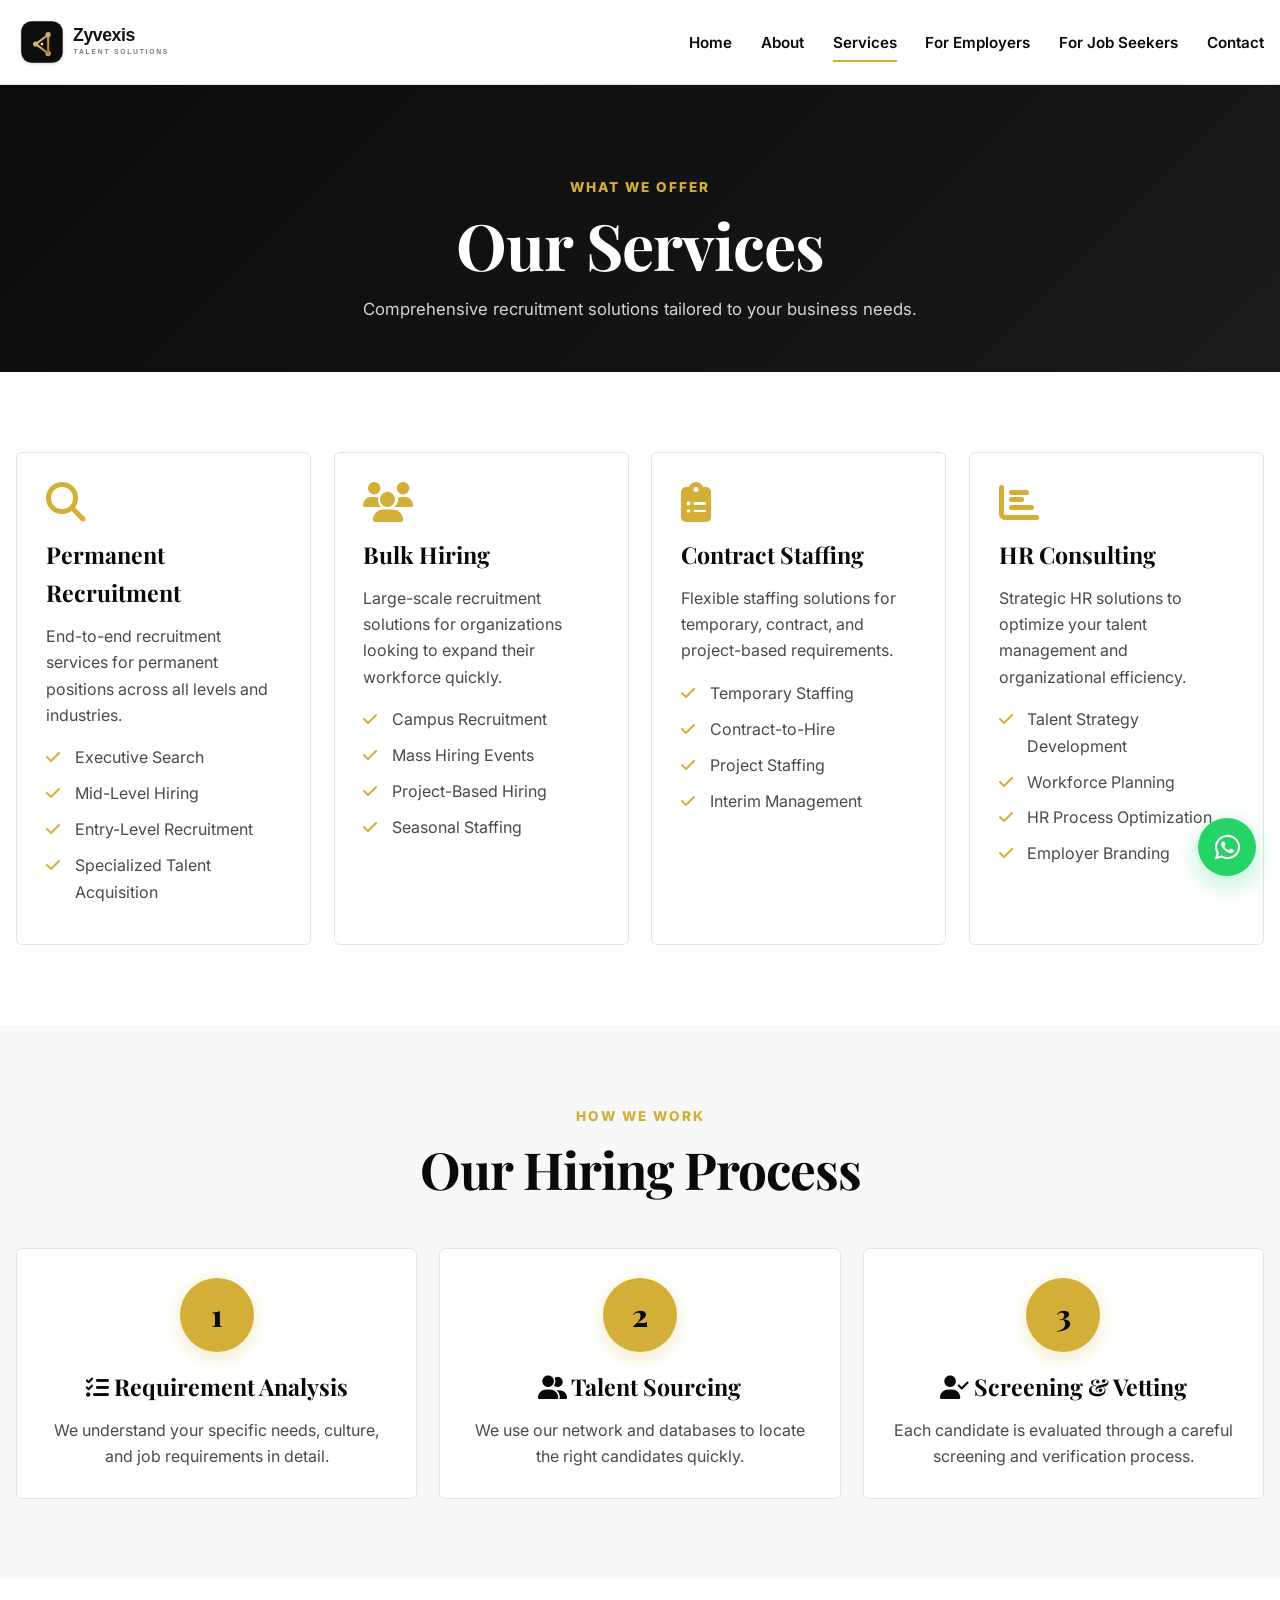
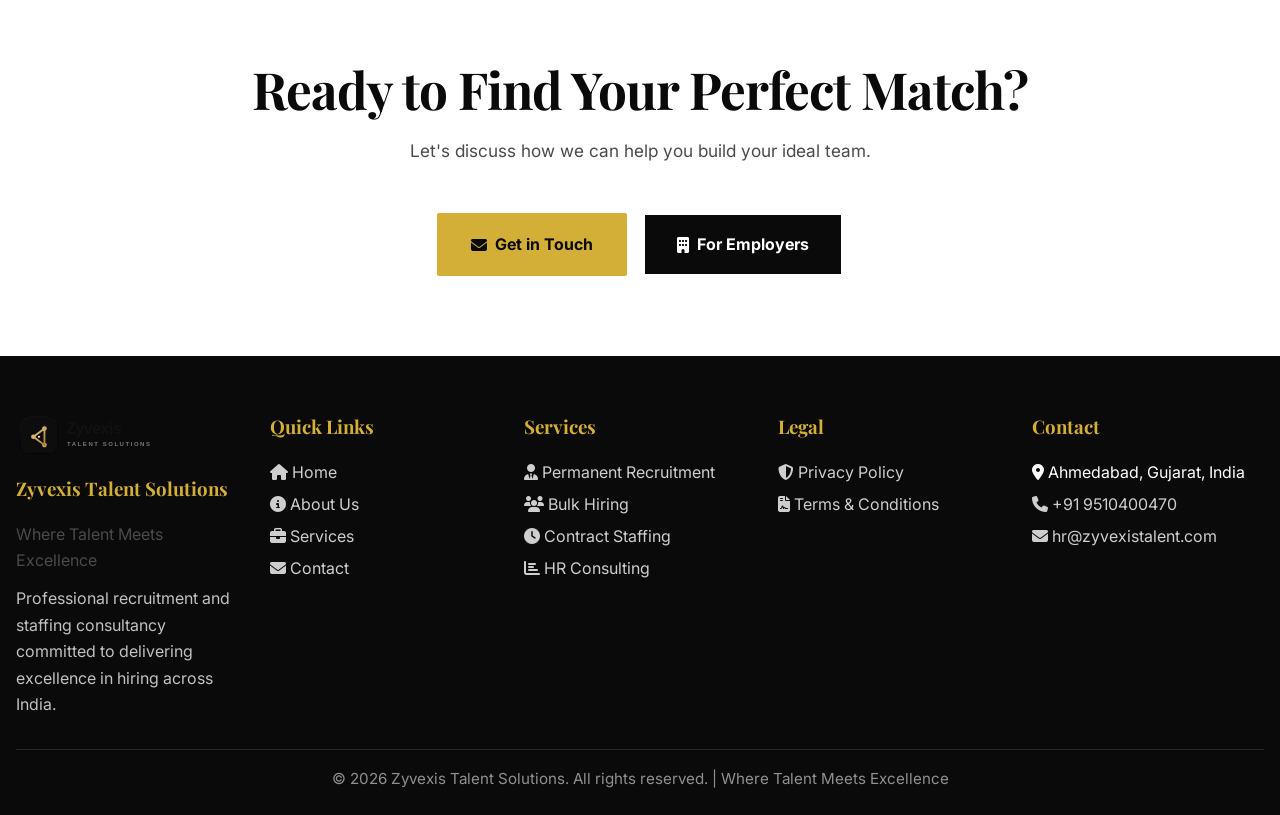
<file: services.html>
<!DOCTYPE html>
<html lang="en">
<head>
  <!-- Meta Tags -->
  <meta charset="UTF-8" />
  <meta name="viewport" content="width=device-width, initial-scale=1.0" />
  <meta name="description" content="Comprehensive recruitment solutions tailored to your business needs - Permanent Recruitment, Bulk Hiring, Contract Staffing, and HR Consulting." />
  
  <title>Zyvexis Services - Recruitment Solutions</title>
  <meta name="robots" content="index,follow" />
  <meta name="theme-color" content="#111111" />
  <meta property="og:title" content="Recruitment Services | Zyvexis Talent Solutions" />
  <meta property="og:description" content="Explore permanent recruitment, bulk hiring, contract staffing, and HR consulting services from Zyvexis Talent Solutions." />
  <meta property="og:type" content="website" />
  <meta property="og:site_name" content="Zyvexis Talent Solutions" />
  <meta property="og:locale" content="en_IN" />
  <meta name="twitter:card" content="summary" />
  <meta name="twitter:title" content="Recruitment Services | Zyvexis Talent Solutions" />
  <meta name="twitter:description" content="Explore permanent recruitment, bulk hiring, contract staffing, and HR consulting services from Zyvexis Talent Solutions." />
  <script type="application/ld+json">{"@context":"https://schema.org","@type":"Organization","name":"Zyvexis Talent Solutions","email":"hr@zyvexistalent.com","telephone":"+91 9510400470","address":{"@type":"PostalAddress","addressLocality":"Ahmedabad","addressRegion":"Gujarat","addressCountry":"IN"}}</script>
  
  <!-- Preconnect for Performance -->
  <link rel="preconnect" href="https://fonts.googleapis.com">
  <link rel="preconnect" href="https://fonts.gstatic.com" crossorigin>
   <link rel="icon" href="assets/images/favicon.svg" type="image/svg+xml">
  <!-- Google Fonts -->
  <link href="https://fonts.googleapis.com/css2?family=Playfair+Display:wght@400;600;700;800;900&family=Inter:wght@300;400;500;600;700;800&display=swap" rel="stylesheet">
  
  <!-- Font Awesome -->
  <link rel="stylesheet" href="https://cdnjs.cloudflare.com/ajax/libs/font-awesome/6.4.0/css/all.min.css" integrity="sha512-iecdLmaskl7CVkqkXNQ/ZH/XLlvWZOJyj7Yy7tcenmpD1ypASozpmT/E0iPtmFIB46ZmdtAc9eNBvH0H/ZpiBw==" crossorigin="anonymous" referrerpolicy="no-referrer" />
  
  <!-- Main Stylesheet -->
  <link rel="stylesheet" href="assets/css/template.css" />
  
  <!-- Page-specific Styles -->
  <style>
    .service-grid .tile ul {
      margin-top: 1rem;
    }
    
    .process-step {
      text-align: center;
    }
    
    .process-step .circle {
      width: 74px;
      height: 74px;
      border-radius: 50%;
      display: grid;
      place-items: center;
      background: var(--gold);
      color: var(--black);
      font-family: "Playfair Display", serif;
      font-size: 1.9rem;
      font-weight: 800;
      margin: 0 auto 1rem;
      box-shadow: 0 5px 20px rgba(212, 175, 55, 0.3);
    }
  </style>
</head>
<body>

<!-- Navigation -->
<nav class="navbar" id="navbar">
  <div class="inner">
    <a class="brand" href="/" aria-label="Zyvexis Talent Solutions">
      <img src="assets/images/logo.svg" alt="Zyvexis Talent Solutions logo" style="height:52px;width:auto;display:block"/>
    </a>
    <button class="menu-btn" id="menuBtn" aria-label="Toggle navigation menu" aria-expanded="false">
      <i class="fas fa-bars"></i>
    </button>
    <ul class="nav-links" id="navLinks">
      <li><a href="/" data-page="index.html"> Home</a></li>
      <li><a href="about.html" data-page="about.html"> About</a></li>
      <li><a href="services.html" data-page="services.html"> Services</a></li>
      <li><a href="employers.html" data-page="employers.html"> For Employers</a></li>
      <li><a href="jobseekers.html" data-page="jobseekers.html"> For Job Seekers</a></li>
      <li><a href="contact.html" data-page="contact.html"> Contact</a></li>
    </ul>
  </div>
</nav>

<!-- Main Content -->
<main>
  <!-- Page Hero -->
  <section class="page-hero">
    <div class="container">
      <div class="eyebrow">What We Offer</div>
      <h1 class="page-title">Our Services</h1>
      <p>Comprehensive recruitment solutions tailored to your business needs.</p>
    </div>
  </section>

  <!-- Services Grid -->
  <section class="section">
    <div class="container">
      <div class="service-grid">
        <div class="tile">
          <div class="icon"><i class="fas fa-search"></i></div>
          <h3>Permanent Recruitment</h3>
          <p>End-to-end recruitment services for permanent positions across all levels and industries.</p>
          <ul class="list">
            <li>Executive Search</li>
            <li>Mid-Level Hiring</li>
            <li>Entry-Level Recruitment</li>
            <li>Specialized Talent Acquisition</li>
          </ul>
        </div>
        <div class="tile">
          <div class="icon"><i class="fas fa-users"></i></div>
          <h3>Bulk Hiring</h3>
          <p>Large-scale recruitment solutions for organizations looking to expand their workforce quickly.</p>
          <ul class="list">
            <li>Campus Recruitment</li>
            <li>Mass Hiring Events</li>
            <li>Project-Based Hiring</li>
            <li>Seasonal Staffing</li>
          </ul>
        </div>
        <div class="tile">
          <div class="icon"><i class="fas fa-clipboard-list"></i></div>
          <h3>Contract Staffing</h3>
          <p>Flexible staffing solutions for temporary, contract, and project-based requirements.</p>
          <ul class="list">
            <li>Temporary Staffing</li>
            <li>Contract-to-Hire</li>
            <li>Project Staffing</li>
            <li>Interim Management</li>
          </ul>
        </div>
        <div class="tile">
          <div class="icon"><i class="fas fa-chart-bar"></i></div>
          <h3>HR Consulting</h3>
          <p>Strategic HR solutions to optimize your talent management and organizational efficiency.</p>
          <ul class="list">
            <li>Talent Strategy Development</li>
            <li>Workforce Planning</li>
            <li>HR Process Optimization</li>
            <li>Employer Branding</li>
          </ul>
        </div>
      </div>
    </div>
  </section>

  <!-- Our Process -->
  <section class="section alt">
    <div class="container">
      <div class="section-header">
        <div class="section-tag">How We Work</div>
        <h2 class="section-title">Our Hiring Process</h2>
      </div>
      <div class="process-grid">
        <div class="panel process-step">
          <div class="circle">1</div>
          <h3><i class="fas fa-tasks"></i> Requirement Analysis</h3>
          <p>We understand your specific needs, culture, and job requirements in detail.</p>
        </div>
        <div class="panel process-step">
          <div class="circle">2</div>
          <h3><i class="fas fa-user-friends"></i> Talent Sourcing</h3>
          <p>We use our network and databases to locate the right candidates quickly.</p>
        </div>
        <div class="panel process-step">
          <div class="circle">3</div>
          <h3><i class="fas fa-user-check"></i> Screening & Vetting</h3>
          <p>Each candidate is evaluated through a careful screening and verification process.</p>
        </div>
      </div>
    </div>
  </section>

  <!-- CTA Section -->
  <section class="section">
    <div class="container" style="text-align: center;">
      <div class="section-header">
        <h2 class="section-title">Ready to Find Your Perfect Match?</h2>
        <p class="section-subtitle">Let's discuss how we can help you build your ideal team.</p>
      </div>
      <div class="actions">
        <a class="btn primary" href="contact.html">
          <i class="fas fa-envelope"></i> Get in Touch
        </a>
        <a class="btn secondary" href="employers.html" style="background: var(--black); color: var(--white);">
          <i class="fas fa-building"></i> For Employers
        </a>
      </div>
    </div>
  </section>
</main>

<!-- Footer -->
<footer class="footer">
  <div class="container">
    <div class="footer-grid">
      <div>
        <img src="assets/images/logo.svg" alt="Zyvexis Talent Solutions" style="height:46px;width:auto;display:block;margin-bottom:1rem"/>
        <h3 style="margin-top:.25rem">Zyvexis Talent Solutions</h3>
        <p class="text-muted">Where Talent Meets Excellence</p>
        <p style="margin-top:.75rem;color:rgba(255,255,255,.75)">Professional recruitment and staffing consultancy committed to delivering excellence in hiring across India.</p>
      </div>
      <div>
        <h3>Quick Links</h3>
        <a href="/"><i class="fas fa-home"></i> Home</a>
        <a href="about.html"><i class="fas fa-info-circle"></i> About Us</a>
        <a href="services.html"><i class="fas fa-briefcase"></i> Services</a>
        <a href="contact.html"><i class="fas fa-envelope"></i> Contact</a>
      </div>
      <div>
        <h3>Services</h3>
        <a href="services.html"><i class="fas fa-user-tie"></i> Permanent Recruitment</a>
        <a href="services.html"><i class="fas fa-users"></i> Bulk Hiring</a>
        <a href="services.html"><i class="fas fa-clock"></i> Contract Staffing</a>
        <a href="services.html"><i class="fas fa-chart-bar"></i> HR Consulting</a>
      </div>
       <div>
        <h3>Legal</h3>
        <a href="privacy-policy.html"><i class="fas fa-shield-alt"></i> Privacy Policy</a>
        <a href="terms-conditions.html"><i class="fas fa-file-contract"></i> Terms & Conditions</a>
        </div>
      <div>
        <h3>Contact</h3>
        <p><i class="fas fa-map-marker-alt"></i> Ahmedabad, Gujarat, India</p>
        <p><a href="tel:+919510400470"><i class="fas fa-phone"></i> +91 9510400470</a></p>
        <p><a href="mailto:hr@zyvexistalent.com"><i class="fas fa-envelope"></i> hr@zyvexistalent.com</a></p>
       
      </div>
    </div>
    <div class="footer-bottom">© 2026 Zyvexis Talent Solutions. All rights reserved. | Where Talent Meets Excellence</div>
  </div>
</footer>
<!-- Scripts -->
<script src="assets/js/global.js"></script>
</body>
</html>
</file>
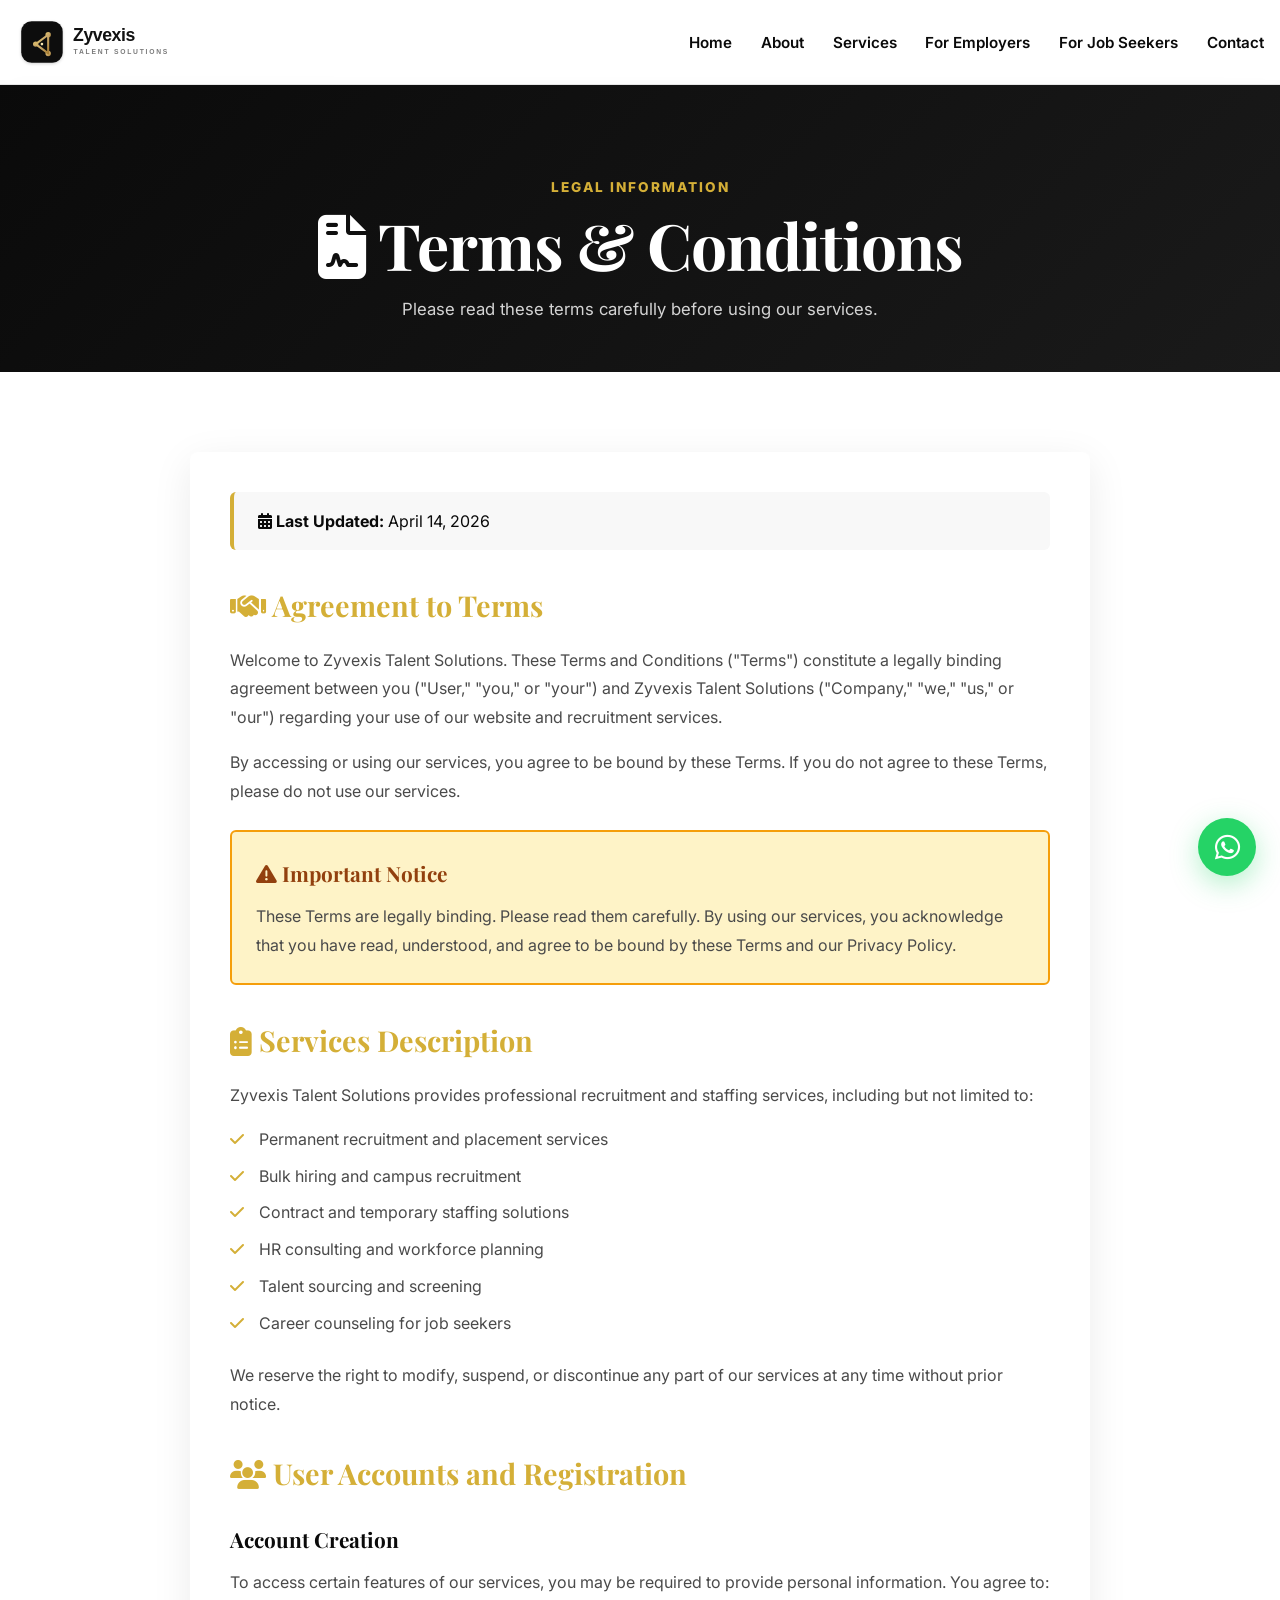
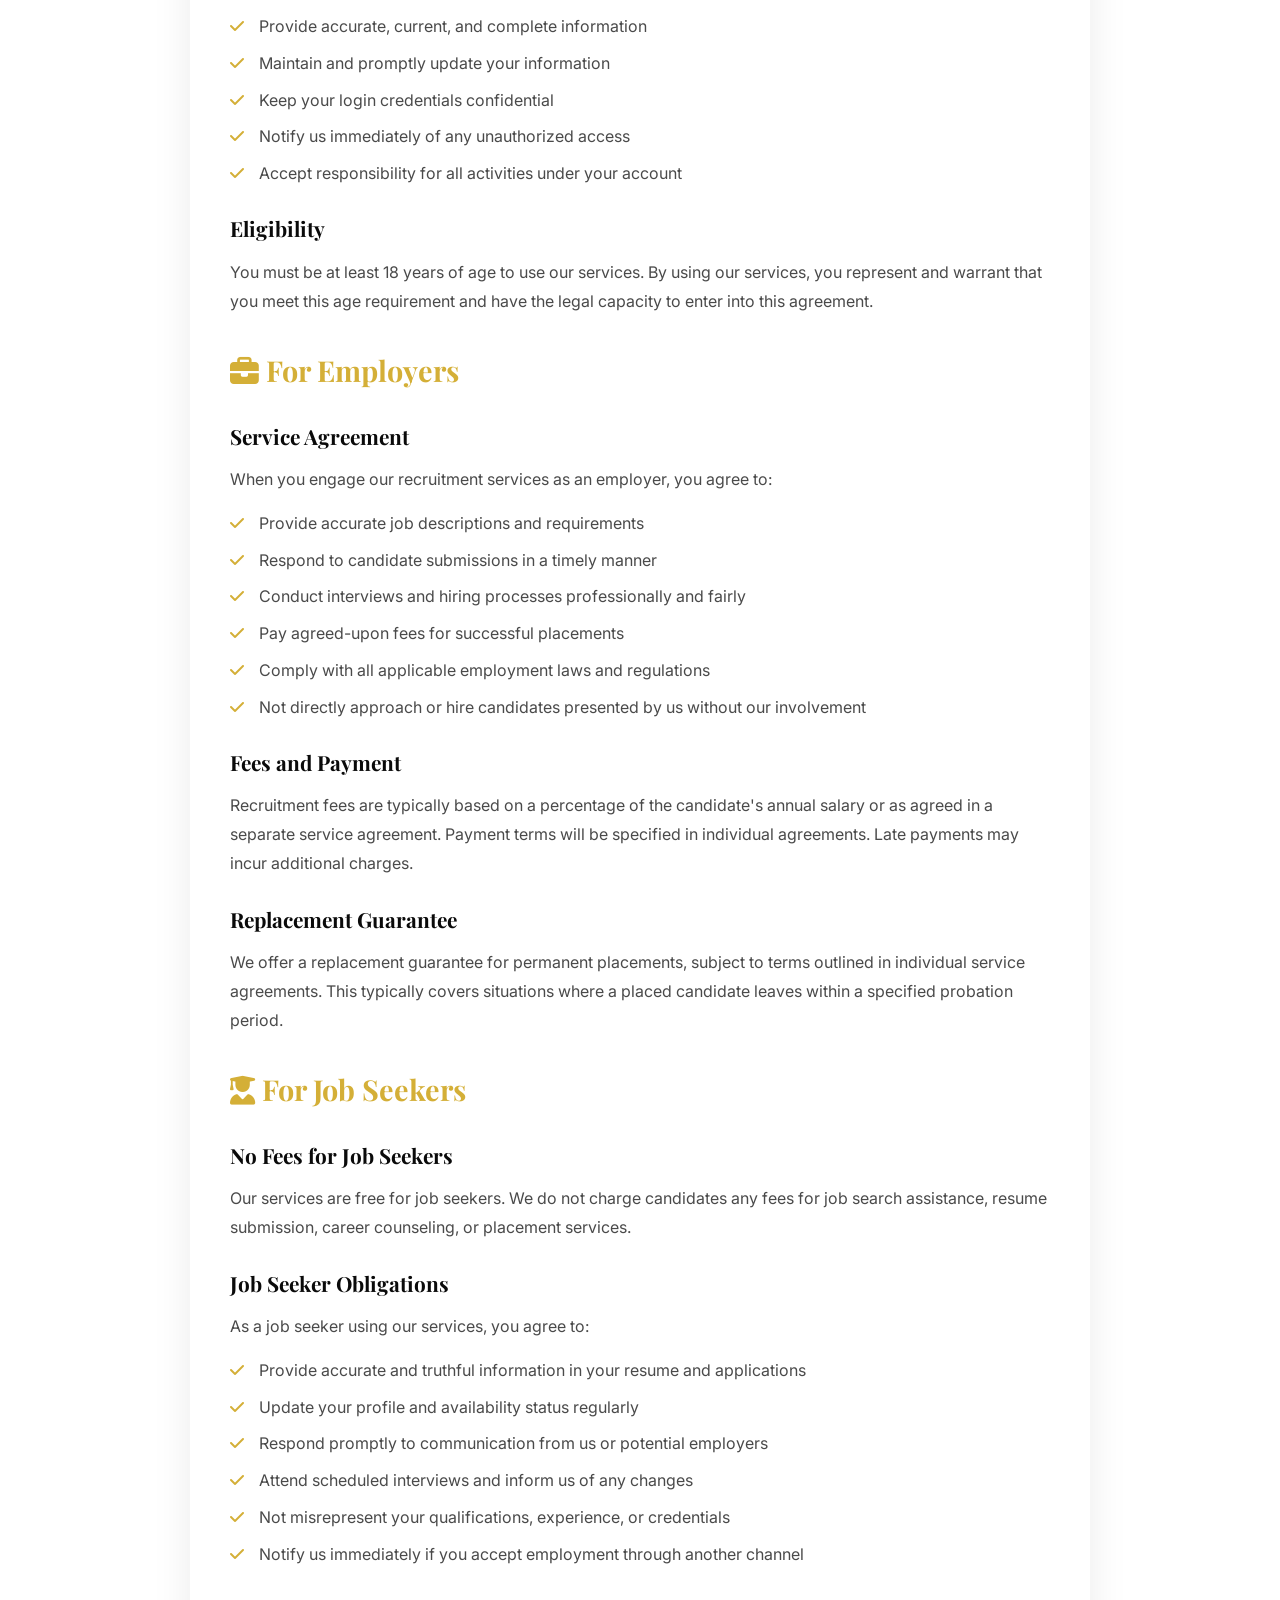
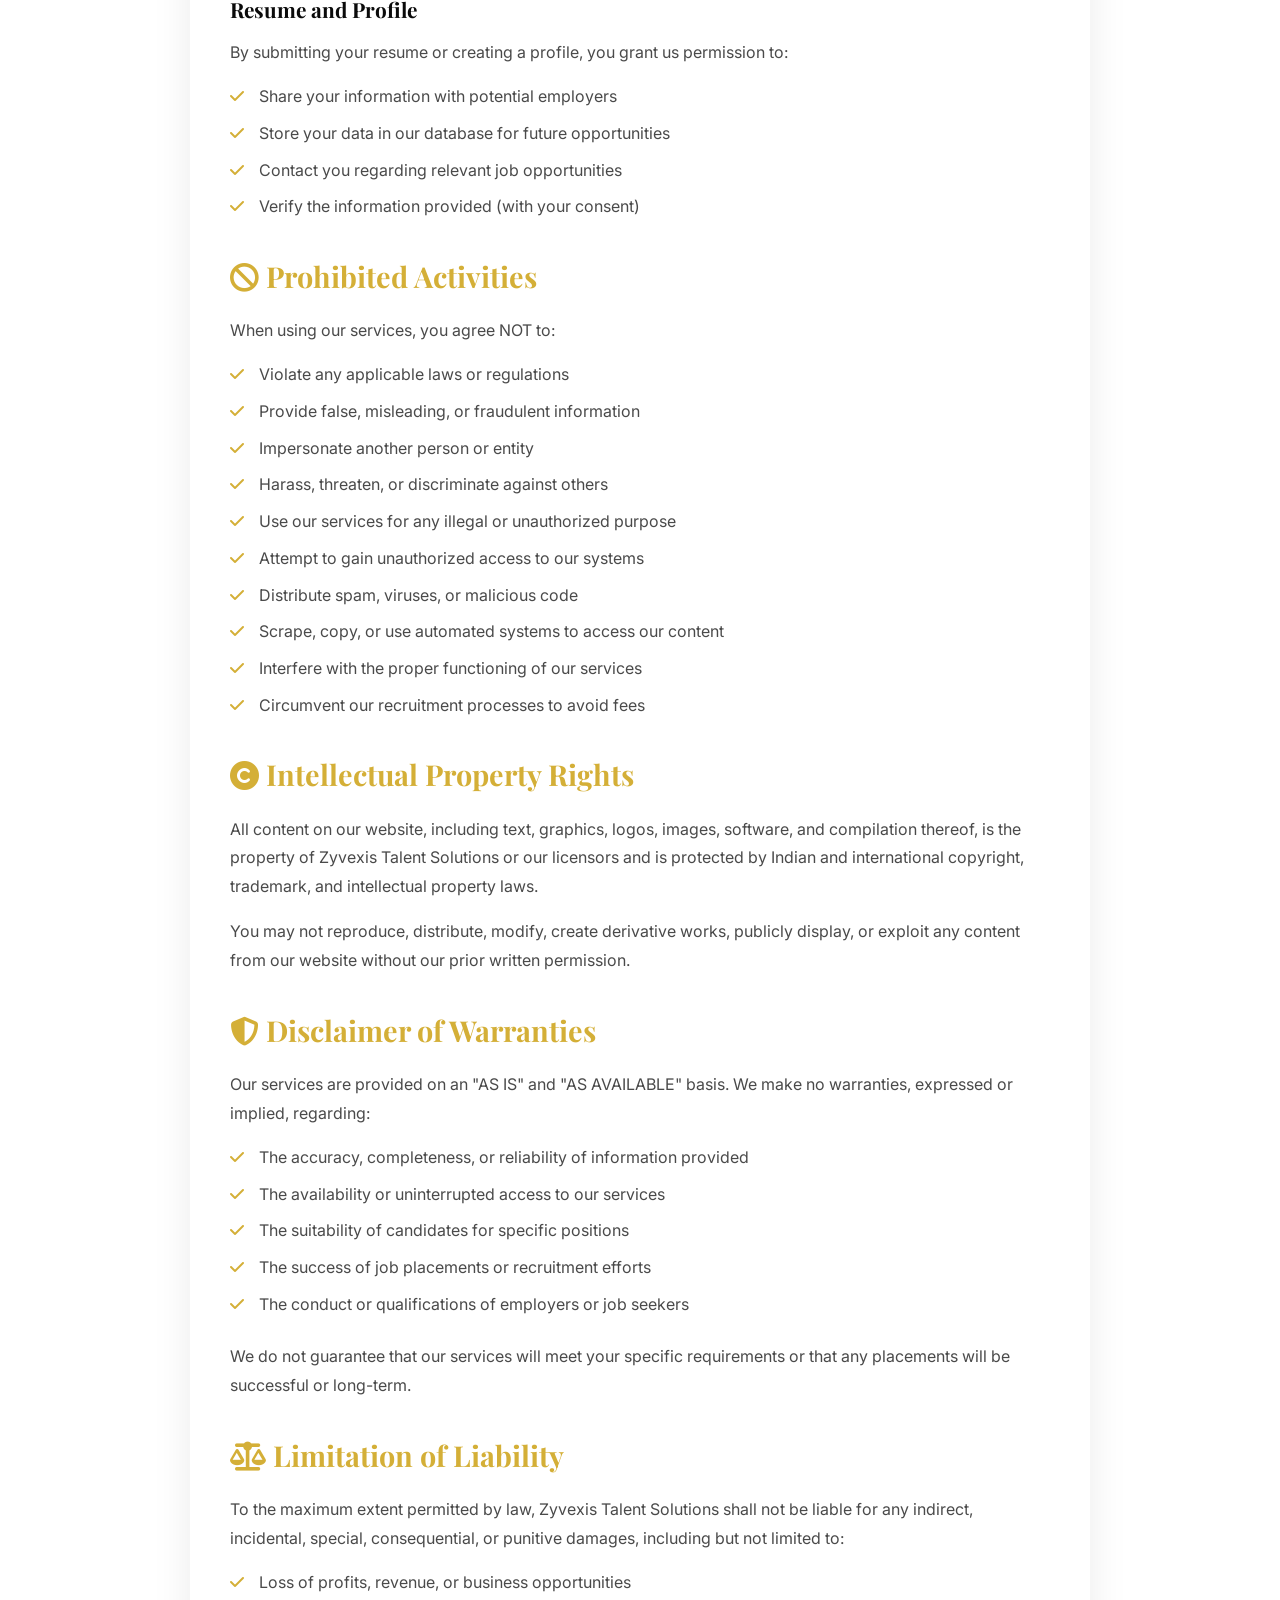
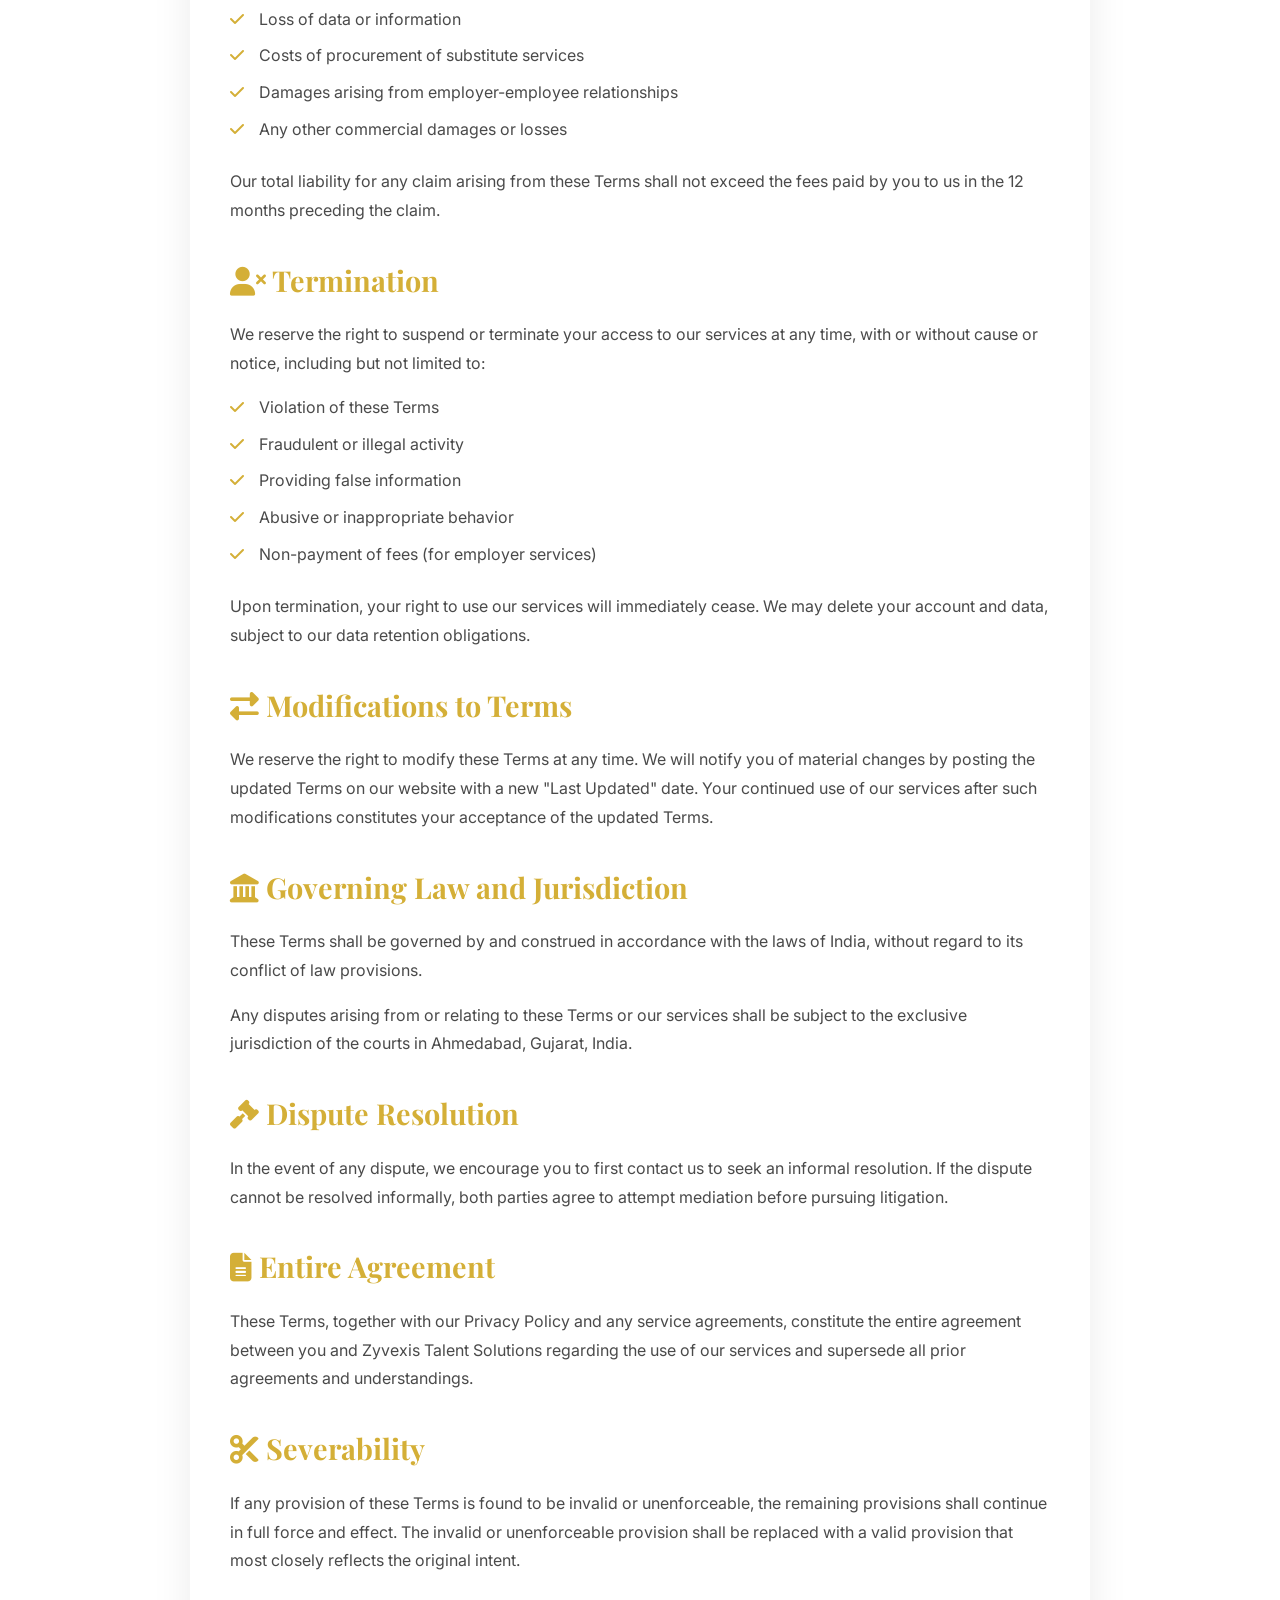
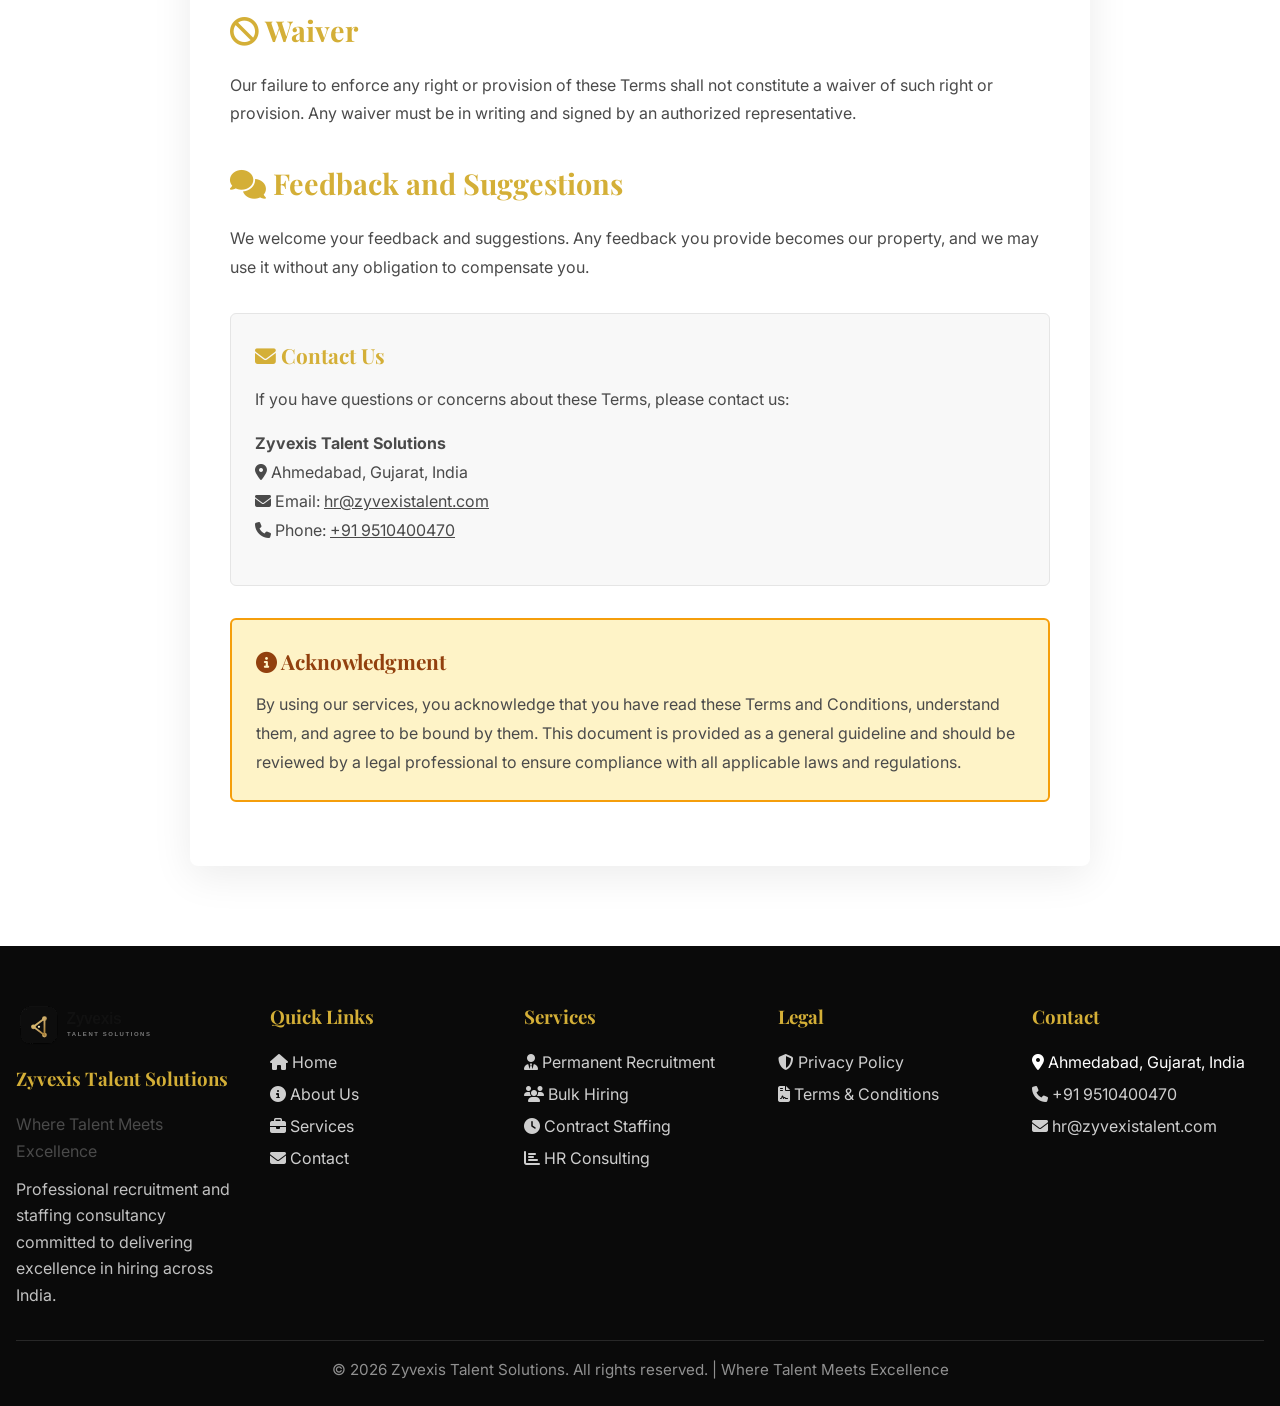
<file: terms-conditions.html>
<!DOCTYPE html>
<html lang="en">
<head>
  <!-- Meta Tags -->
  <meta charset="UTF-8" />
  <meta name="viewport" content="width=device-width, initial-scale=1.0" />
  <meta name="description" content="Terms and Conditions - Zyvexis Talent Solutions. Read our terms of service for using our recruitment platform." />
  
  <title>Terms & Conditions - Zyvexis Talent Solutions</title>
  <meta name="robots" content="index,follow" />
  <meta name="theme-color" content="#111111" />
  <meta property="og:title" content="Terms & Conditions | Zyvexis Talent Solutions" />
  <meta property="og:description" content="Review the Terms and Conditions for using the Zyvexis Talent Solutions website and recruitment services." />
  <meta property="og:type" content="website" />
  <meta property="og:site_name" content="Zyvexis Talent Solutions" />
  <meta property="og:locale" content="en_IN" />
  <meta name="twitter:card" content="summary" />
  <meta name="twitter:title" content="Terms & Conditions | Zyvexis Talent Solutions" />
  <meta name="twitter:description" content="Review the Terms and Conditions for using the Zyvexis Talent Solutions website and recruitment services." />
  <script type="application/ld+json">{"@context":"https://schema.org","@type":"Organization","name":"Zyvexis Talent Solutions","email":"hr@zyvexistalent.com","telephone":"+91 9510400470","address":{"@type":"PostalAddress","addressLocality":"Ahmedabad","addressRegion":"Gujarat","addressCountry":"IN"}}</script>
  
  <!-- Preconnect for Performance -->
  <link rel="preconnect" href="https://fonts.googleapis.com">
  <link rel="preconnect" href="https://fonts.gstatic.com" crossorigin>
   <link rel="icon" href="assets/images/favicon.svg" type="image/svg+xml">
  <!-- Google Fonts -->
  <link href="https://fonts.googleapis.com/css2?family=Playfair+Display:wght@400;600;700;800;900&family=Inter:wght@300;400;500;600;700;800&display=swap" rel="stylesheet">
  
  <!-- Font Awesome -->
  <link rel="stylesheet" href="https://cdnjs.cloudflare.com/ajax/libs/font-awesome/6.4.0/css/all.min.css" integrity="sha512-iecdLmaskl7CVkqkXNQ/ZH/XLlvWZOJyj7Yy7tcenmpD1ypASozpmT/E0iPtmFIB46ZmdtAc9eNBvH0H/ZpiBw==" crossorigin="anonymous" referrerpolicy="no-referrer" />
  
  <!-- Main Stylesheet -->
  <link rel="stylesheet" href="assets/css/template.css" />
  
  <!-- Page-specific Styles -->
  <style>
    .policy-content {
      max-width: 900px;
      margin: 0 auto;
      background: var(--white);
      padding: 2.5rem;
      border-radius: 8px;
      box-shadow: var(--shadow);
    }
    
    .policy-content h2 {
      font-family: "Playfair Display", serif;
      color: var(--gold);
      margin-top: 2rem;
      margin-bottom: 1rem;
      font-size: 1.8rem;
    }
    
    .policy-content h2:first-child {
      margin-top: 0;
    }
    
    .policy-content h3 {
      font-family: "Playfair Display", serif;
      color: var(--black);
      margin-top: 1.5rem;
      margin-bottom: 0.75rem;
      font-size: 1.3rem;
    }
    
    .policy-content p {
      color: var(--text-gray);
      margin-bottom: 1rem;
      line-height: 1.8;
    }
    
    .policy-content ul {
      list-style: none;
      padding-left: 0;
      margin-bottom: 1.5rem;
    }
    
    .policy-content ul li {
      position: relative;
      padding-left: 1.8rem;
      margin-bottom: 0.6rem;
      color: var(--text-gray);
      line-height: 1.7;
    }
    
    .policy-content ul li::before {
      content: "\f00c";
      font-family: "Font Awesome 5 Free";
      font-weight: 900;
      position: absolute;
      left: 0;
      color: var(--gold);
    }
    
    .last-updated {
      background: var(--light-gray);
      padding: 1rem 1.5rem;
      border-radius: 6px;
      margin-bottom: 2rem;
      border-left: 4px solid var(--gold);
    }
    
    .contact-box {
      background: var(--light-gray);
      padding: 1.5rem;
      border-radius: 6px;
      margin-top: 2rem;
      border: 1px solid var(--medium-gray);
    }
    
    .contact-box h3 {
      margin-top: 0;
      color: var(--gold);
    }
    
    .important-notice {
      background: #fef3c7;
      border: 2px solid #f59e0b;
      padding: 1.5rem;
      border-radius: 6px;
      margin: 1.5rem 0;
    }
    
    .important-notice h3 {
      color: #92400e;
      margin-top: 0;
    }
    
    @media (max-width: 768px) {
      .policy-content {
        padding: 1.5rem;
      }
    }
  </style>
</head>
<body>

<!-- Navigation -->
<nav class="navbar" id="navbar">
  <div class="inner">
    <a class="brand" href="/" aria-label="Zyvexis Talent Solutions">
      <img src="assets/images/logo.svg" alt="Zyvexis Talent Solutions logo" style="height:52px;width:auto;display:block"/>
    </a>
    <button class="menu-btn" id="menuBtn" aria-label="Toggle navigation menu" aria-expanded="false">
      <i class="fas fa-bars"></i>
    </button>
    <ul class="nav-links" id="navLinks">
      <li><a href="/" data-page="index.html"> Home</a></li>
      <li><a href="about.html" data-page="about.html"> About</a></li>
      <li><a href="services.html" data-page="services.html"> Services</a></li>
      <li><a href="employers.html" data-page="employers.html"> For Employers</a></li>
      <li><a href="jobseekers.html" data-page="jobseekers.html">For Job Seekers</a></li>
      <li><a href="contact.html" data-page="contact.html"> Contact</a></li>
    </ul>
  </div>
</nav>

<!-- Main Content -->
<main>
  <!-- Page Hero -->
  <section class="page-hero">
    <div class="container">
      <div class="eyebrow">Legal Information</div>
      <h1 class="page-title"><i class="fas fa-file-contract"></i> Terms & Conditions</h1>
      <p>Please read these terms carefully before using our services.</p>
    </div>
  </section>

  <!-- Terms Content -->
  <section class="section">
    <div class="container">
      <div class="policy-content">
        <div class="last-updated">
          <strong><i class="fas fa-calendar-alt"></i> Last Updated:</strong> April 14, 2026
        </div>

        <h2><i class="fas fa-handshake"></i> Agreement to Terms</h2>
        <p>
          Welcome to Zyvexis Talent Solutions. These Terms and Conditions ("Terms") constitute a legally binding agreement between you ("User," "you," or "your") and Zyvexis Talent Solutions ("Company," "we," "us," or "our") regarding your use of our website and recruitment services.
        </p>
        <p>
          By accessing or using our services, you agree to be bound by these Terms. If you do not agree to these Terms, please do not use our services.
        </p>

        <div class="important-notice">
          <h3><i class="fas fa-exclamation-triangle"></i> Important Notice</h3>
          <p style="margin-bottom: 0;">
            These Terms are legally binding. Please read them carefully. By using our services, you acknowledge that you have read, understood, and agree to be bound by these Terms and our Privacy Policy.
          </p>
        </div>

        <h2><i class="fas fa-clipboard-list"></i> Services Description</h2>
        <p>
          Zyvexis Talent Solutions provides professional recruitment and staffing services, including but not limited to:
        </p>
        <ul>
          <li>Permanent recruitment and placement services</li>
          <li>Bulk hiring and campus recruitment</li>
          <li>Contract and temporary staffing solutions</li>
          <li>HR consulting and workforce planning</li>
          <li>Talent sourcing and screening</li>
          <li>Career counseling for job seekers</li>
        </ul>
        <p>
          We reserve the right to modify, suspend, or discontinue any part of our services at any time without prior notice.
        </p>

        <h2><i class="fas fa-users"></i> User Accounts and Registration</h2>
        
        <h3>Account Creation</h3>
        <p>
          To access certain features of our services, you may be required to provide personal information. You agree to:
        </p>
        <ul>
          <li>Provide accurate, current, and complete information</li>
          <li>Maintain and promptly update your information</li>
          <li>Keep your login credentials confidential</li>
          <li>Notify us immediately of any unauthorized access</li>
          <li>Accept responsibility for all activities under your account</li>
        </ul>

        <h3>Eligibility</h3>
        <p>
          You must be at least 18 years of age to use our services. By using our services, you represent and warrant that you meet this age requirement and have the legal capacity to enter into this agreement.
        </p>

        <h2><i class="fas fa-briefcase"></i> For Employers</h2>
        
        <h3>Service Agreement</h3>
        <p>
          When you engage our recruitment services as an employer, you agree to:
        </p>
        <ul>
          <li>Provide accurate job descriptions and requirements</li>
          <li>Respond to candidate submissions in a timely manner</li>
          <li>Conduct interviews and hiring processes professionally and fairly</li>
          <li>Pay agreed-upon fees for successful placements</li>
          <li>Comply with all applicable employment laws and regulations</li>
          <li>Not directly approach or hire candidates presented by us without our involvement</li>
        </ul>

        <h3>Fees and Payment</h3>
        <p>
          Recruitment fees are typically based on a percentage of the candidate's annual salary or as agreed in a separate service agreement. Payment terms will be specified in individual agreements. Late payments may incur additional charges.
        </p>

        <h3>Replacement Guarantee</h3>
        <p>
          We offer a replacement guarantee for permanent placements, subject to terms outlined in individual service agreements. This typically covers situations where a placed candidate leaves within a specified probation period.
        </p>

        <h2><i class="fas fa-user-graduate"></i> For Job Seekers</h2>
        
        <h3>No Fees for Job Seekers</h3>
        <p>
          Our services are free for job seekers. We do not charge candidates any fees for job search assistance, resume submission, career counseling, or placement services.
        </p>

        <h3>Job Seeker Obligations</h3>
        <p>
          As a job seeker using our services, you agree to:
        </p>
        <ul>
          <li>Provide accurate and truthful information in your resume and applications</li>
          <li>Update your profile and availability status regularly</li>
          <li>Respond promptly to communication from us or potential employers</li>
          <li>Attend scheduled interviews and inform us of any changes</li>
          <li>Not misrepresent your qualifications, experience, or credentials</li>
          <li>Notify us immediately if you accept employment through another channel</li>
        </ul>

        <h3>Resume and Profile</h3>
        <p>
          By submitting your resume or creating a profile, you grant us permission to:
        </p>
        <ul>
          <li>Share your information with potential employers</li>
          <li>Store your data in our database for future opportunities</li>
          <li>Contact you regarding relevant job opportunities</li>
          <li>Verify the information provided (with your consent)</li>
        </ul>

        <h2><i class="fas fa-ban"></i> Prohibited Activities</h2>
        <p>
          When using our services, you agree NOT to:
        </p>
        <ul>
          <li>Violate any applicable laws or regulations</li>
          <li>Provide false, misleading, or fraudulent information</li>
          <li>Impersonate another person or entity</li>
          <li>Harass, threaten, or discriminate against others</li>
          <li>Use our services for any illegal or unauthorized purpose</li>
          <li>Attempt to gain unauthorized access to our systems</li>
          <li>Distribute spam, viruses, or malicious code</li>
          <li>Scrape, copy, or use automated systems to access our content</li>
          <li>Interfere with the proper functioning of our services</li>
          <li>Circumvent our recruitment processes to avoid fees</li>
        </ul>

        <h2><i class="fas fa-copyright"></i> Intellectual Property Rights</h2>
        <p>
          All content on our website, including text, graphics, logos, images, software, and compilation thereof, is the property of Zyvexis Talent Solutions or our licensors and is protected by Indian and international copyright, trademark, and intellectual property laws.
        </p>
        <p>
          You may not reproduce, distribute, modify, create derivative works, publicly display, or exploit any content from our website without our prior written permission.
        </p>

        <h2><i class="fas fa-shield-alt"></i> Disclaimer of Warranties</h2>
        <p>
          Our services are provided on an "AS IS" and "AS AVAILABLE" basis. We make no warranties, expressed or implied, regarding:
        </p>
        <ul>
          <li>The accuracy, completeness, or reliability of information provided</li>
          <li>The availability or uninterrupted access to our services</li>
          <li>The suitability of candidates for specific positions</li>
          <li>The success of job placements or recruitment efforts</li>
          <li>The conduct or qualifications of employers or job seekers</li>
        </ul>
        <p>
          We do not guarantee that our services will meet your specific requirements or that any placements will be successful or long-term.
        </p>

        <h2><i class="fas fa-balance-scale"></i> Limitation of Liability</h2>
        <p>
          To the maximum extent permitted by law, Zyvexis Talent Solutions shall not be liable for any indirect, incidental, special, consequential, or punitive damages, including but not limited to:
        </p>
        <ul>
          <li>Loss of profits, revenue, or business opportunities</li>
          <li>Loss of data or information</li>
          <li>Costs of procurement of substitute services</li>
          <li>Damages arising from employer-employee relationships</li>
          <li>Any other commercial damages or losses</li>
        </ul>
        <p>
          Our total liability for any claim arising from these Terms shall not exceed the fees paid by you to us in the 12 months preceding the claim.
        </p>

        <h2><i class="fas fa-user-times"></i> Termination</h2>
        <p>
          We reserve the right to suspend or terminate your access to our services at any time, with or without cause or notice, including but not limited to:
        </p>
        <ul>
          <li>Violation of these Terms</li>
          <li>Fraudulent or illegal activity</li>
          <li>Providing false information</li>
          <li>Abusive or inappropriate behavior</li>
          <li>Non-payment of fees (for employer services)</li>
        </ul>
        <p>
          Upon termination, your right to use our services will immediately cease. We may delete your account and data, subject to our data retention obligations.
        </p>

        <h2><i class="fas fa-exchange-alt"></i> Modifications to Terms</h2>
        <p>
          We reserve the right to modify these Terms at any time. We will notify you of material changes by posting the updated Terms on our website with a new "Last Updated" date. Your continued use of our services after such modifications constitutes your acceptance of the updated Terms.
        </p>

        <h2><i class="fas fa-landmark"></i> Governing Law and Jurisdiction</h2>
        <p>
          These Terms shall be governed by and construed in accordance with the laws of India, without regard to its conflict of law provisions.
        </p>
        <p>
          Any disputes arising from or relating to these Terms or our services shall be subject to the exclusive jurisdiction of the courts in Ahmedabad, Gujarat, India.
        </p>

        <h2><i class="fas fa-gavel"></i> Dispute Resolution</h2>
        <p>
          In the event of any dispute, we encourage you to first contact us to seek an informal resolution. If the dispute cannot be resolved informally, both parties agree to attempt mediation before pursuing litigation.
        </p>

        <h2><i class="fas fa-file-alt"></i> Entire Agreement</h2>
        <p>
          These Terms, together with our Privacy Policy and any service agreements, constitute the entire agreement between you and Zyvexis Talent Solutions regarding the use of our services and supersede all prior agreements and understandings.
        </p>

        <h2><i class="fas fa-cut"></i> Severability</h2>
        <p>
          If any provision of these Terms is found to be invalid or unenforceable, the remaining provisions shall continue in full force and effect. The invalid or unenforceable provision shall be replaced with a valid provision that most closely reflects the original intent.
        </p>

        <h2><i class="fas fa-ban"></i> Waiver</h2>
        <p>
          Our failure to enforce any right or provision of these Terms shall not constitute a waiver of such right or provision. Any waiver must be in writing and signed by an authorized representative.
        </p>

        <h2><i class="fas fa-comments"></i> Feedback and Suggestions</h2>
        <p>
          We welcome your feedback and suggestions. Any feedback you provide becomes our property, and we may use it without any obligation to compensate you.
        </p>

        <div class="contact-box">
          <h3><i class="fas fa-envelope"></i> Contact Us</h3>
          <p>
            If you have questions or concerns about these Terms, please contact us:
          </p>
          <p>
            <strong>Zyvexis Talent Solutions</strong><br>
            <i class="fas fa-map-marker-alt"></i> Ahmedabad, Gujarat, India<br>
            <i class="fas fa-envelope"></i> Email: <a href="mailto:hr@zyvexistalent.com">hr@zyvexistalent.com</a><br>
            <i class="fas fa-phone"></i> Phone: <a href="tel:+919510400470">+91 9510400470</a>
          </p>
        </div>

        <div class="important-notice" style="margin-top: 2rem;">
          <h3><i class="fas fa-info-circle"></i> Acknowledgment</h3>
          <p style="margin-bottom: 0;">
            By using our services, you acknowledge that you have read these Terms and Conditions, understand them, and agree to be bound by them. This document is provided as a general guideline and should be reviewed by a legal professional to ensure compliance with all applicable laws and regulations.
          </p>
        </div>
      </div>
    </div>
  </section>
</main>

<!-- Footer -->


<footer class="footer">
  <div class="container">
    <div class="footer-grid">
      <div>
        <img src="assets/images/logo.svg" alt="Zyvexis Talent Solutions" style="height:46px;width:auto;display:block;margin-bottom:1rem"/>
        <h3 style="margin-top:.25rem">Zyvexis Talent Solutions</h3>
        <p class="text-muted">Where Talent Meets Excellence</p>
        <p style="margin-top:.75rem;color:rgba(255,255,255,.75)">Professional recruitment and staffing consultancy committed to delivering excellence in hiring across India.</p>
      </div>
      <div>
        <h3>Quick Links</h3>
        <a href="/"><i class="fas fa-home"></i> Home</a>
        <a href="about.html"><i class="fas fa-info-circle"></i> About Us</a>
        <a href="services.html"><i class="fas fa-briefcase"></i> Services</a>
        <a href="contact.html"><i class="fas fa-envelope"></i> Contact</a>
      </div>
      <div>
        <h3>Services</h3>
        <a href="services.html"><i class="fas fa-user-tie"></i> Permanent Recruitment</a>
        <a href="services.html"><i class="fas fa-users"></i> Bulk Hiring</a>
        <a href="services.html"><i class="fas fa-clock"></i> Contract Staffing</a>
        <a href="services.html"><i class="fas fa-chart-bar"></i> HR Consulting</a>
      </div>
      <div>
         <h3>Legal</h3>
        <a href="privacy-policy.html"><i class="fas fa-shield-alt"></i> Privacy Policy</a>
        <a href="terms-conditions.html"><i class="fas fa-file-contract"></i> Terms & Conditions</a>
        </div>
      
        <div>
        <h3>Contact</h3>
        <p><i class="fas fa-map-marker-alt"></i> Ahmedabad, Gujarat, India</p>
        <p><a href="tel:+919510400470"><i class="fas fa-phone"></i> +91 9510400470</a></p>
        <p><a href="mailto:hr@zyvexistalent.com"><i class="fas fa-envelope"></i> hr@zyvexistalent.com</a></p>
        
      </div>
    </div>
    <div class="footer-bottom">© 2026 Zyvexis Talent Solutions. All rights reserved. | Where Talent Meets Excellence</div>
  </div>
</footer>
<!-- Scripts -->
<script src="assets/js/global.js"></script>
</body>
</html>
</file>
<file: assets/css/template.css>
/**
 * Zyvexis Talent Solutions - Main Stylesheet
 * Professional recruitment website design
 */

/* ============================================
   CSS Variables
   ============================================ */
:root {
  --gold: #D4AF37;
  --dark-gold: #B8941F;
  --black: #0A0A0A;
  --charcoal: #1A1A1A;
  --light-gray: #F8F8F8;
  --medium-gray: #E5E5E5;
  --text-gray: #4A4A4A;
  --white: #FFFFFF;
  --shadow: 0 10px 40px rgba(0, 0, 0, 0.08);
  --shadow-lg: 0 20px 60px rgba(0, 0, 0, 0.12);
  --transition: all 0.3s ease;
}

/* ============================================
   Base Styles
   ============================================ */
* {
  box-sizing: border-box;
  margin: 0;
  padding: 0;
}

html {
  scroll-behavior: smooth;
}

body {
  font-family: Inter, -apple-system, BlinkMacSystemFont, "Segoe UI", sans-serif;
  background: var(--white);
  color: var(--black);
  line-height: 1.65;
  overflow-x: hidden;
}

a {
  color: inherit;
  transition: var(--transition);
}

img {
  max-width: 100%;
  display: block;
}

/* ============================================
   Container
   ============================================ */
.container {
  width: min(1400px, calc(100% - 2rem));
  margin: 0 auto;
}

/* ============================================
   Navigation
   ============================================ */
.navbar {
  position: fixed;
  inset: 0 0 auto 0;
  z-index: 1000;
  background: rgba(255, 255, 255, 0.98);
  backdrop-filter: blur(10px);
  border-bottom: 1px solid var(--medium-gray);
  transition: box-shadow 0.25s ease;
}

.navbar.scrolled {
  box-shadow: 0 2px 20px rgba(0, 0, 0, 0.08);
}

.navbar .inner {
  width: min(1400px, calc(100% - 2rem));
  margin: 0 auto;
  padding: 1rem 0;
  display: flex;
  align-items: center;
  justify-content: space-between;
  gap: 1rem;
}

.brand {
  font-family: "Playfair Display", serif;
  font-size: 1.7rem;
  font-weight: 800;
  text-decoration: none;
  letter-spacing: -0.5px;
  transition: var(--transition);
}

.brand:hover {
  opacity: 0.8;
}

.brand span {
  color: var(--gold);
}

.nav-links {
  display: flex;
  align-items: center;
  gap: 1.8rem;
  list-style: none;
}

.nav-links a {
  text-decoration: none;
  font-size: 0.95rem;
  font-weight: 600;
  color: var(--black);
  position: relative;
  padding: 0.25rem 0;
}

.nav-links a::after {
  content: "";
  position: absolute;
  left: 0;
  bottom: -6px;
  width: 0;
  height: 2px;
  background: var(--gold);
  transition: width 0.25s ease;
}

.nav-links a:hover::after,
.nav-links a.active::after {
  width: 100%;
}

.menu-btn {
  display: none;
  border: 0;
  background: none;
  font-size: 1.5rem;
  cursor: pointer;
  padding: 0.5rem;
  transition: var(--transition);
}

.menu-btn:hover {
  color: var(--gold);
}

/* ============================================
   Hero Section
   ============================================ */
    .hero {
      min-height: 100vh;
      padding: 7rem 0 4rem;
      display: flex;
      align-items: center;
      background: linear-gradient(rgba(10, 10, 10, 0.85), rgba(26, 26, 26, 0.90)), url('https://images.unsplash.com/photo-1521737604893-d14cc237f11d?q=80&w=2084&auto=format&fit=crop') center/cover no-repeat;
      color: var(--white);
      position: relative;
      overflow: hidden;
    }

    .hero::before {
      content: "";
      position: absolute;
      inset: 0;
      background:
        radial-gradient(circle at 20% 50%, rgba(212, 175, 55, 0.15) 0%, transparent 50%),
        radial-gradient(circle at 80% 80%, rgba(212, 175, 55, 0.12) 0%, transparent 50%);
      pointer-events: none;
    }

    .hero .content {
      position: relative;
      z-index: 1;
      width: min(1400px, calc(100% - 2rem));
      margin: 0 auto;
      text-align: center;
      animation: fadeUp 0.8s ease both;
    }

    .tagline {
      color: var(--gold);
      letter-spacing: 3px;
      text-transform: uppercase;
      font-size: 0.95rem;
      font-weight: 700;
      margin-bottom: 1rem;
    }

    .hero h1,
    .page-title,
    .section-title {
      font-family: "Playfair Display", serif;
      letter-spacing: -1px;
    }

    .hero h1 {
      font-size: clamp(3rem, 8vw, 6rem);
      line-height: 1.08;
      margin-bottom: 1.2rem;
    }

    .hero p {
      max-width: 720px;
      margin: 0 auto 2rem;
      font-size: clamp(1.05rem, 2vw, 1.25rem);
      color: rgba(255, 255, 255, 0.84);
    }


/* ============================================
   Buttons
   ============================================ */
.actions {
  display: flex;
  justify-content: center;
  gap: 1rem;
  flex-wrap: wrap;
}

.btn {
  display: inline-flex;
  align-items: center;
  gap: 0.5rem;
  padding: 1rem 2rem;
  border-radius: 2px;
  text-decoration: none;
  font-weight: 700;
  transition: transform 0.2s ease, box-shadow 0.2s ease, background 0.2s ease, color 0.2s ease;
  cursor: pointer;
  border: 2px solid transparent;
}

.btn.primary {
  background: var(--gold);
  color: var(--black);
}

.btn.secondary {
  border: 2px solid var(--white);
  color: var(--white);
  background: transparent;
}

.btn:hover {
  transform: translateY(-2px);
}

.btn.primary:hover {
  background: var(--dark-gold);
  box-shadow: 0 10px 30px rgba(212, 175, 55, 0.3);
}

.btn.secondary:hover {
  background: var(--white);
  color: var(--black);
}

/* ============================================
   Sections
   ============================================ */
main {
  padding-top: 80px;
}

.section {
  padding: 5rem 0;
}

.section.alt {
  background: var(--light-gray);
}

.section-header {
  text-align: center;
  margin-bottom: 3rem;
}

.section-tag {
  color: var(--gold);
  text-transform: uppercase;
  letter-spacing: 2px;
  font-weight: 800;
  font-size: 0.85rem;
  margin-bottom: 0.75rem;
}

.section-title {
  font-size: clamp(2.1rem, 4vw, 3.5rem);
  margin-bottom: 1rem;
  line-height: 1.2;
}

.section-subtitle {
  max-width: 720px;
  margin: 0 auto;
  color: var(--text-gray);
  font-size: 1.08rem;
}

/* ============================================
   Grid Layouts
   ============================================ */
.grid {
  display: grid;
  gap: 1.5rem;
}

.grid.cols-2 { grid-template-columns: repeat(2, minmax(0, 1fr)); }
.grid.cols-3 { grid-template-columns: repeat(3, minmax(0, 1fr)); }
.grid.cols-4 { grid-template-columns: repeat(4, minmax(0, 1fr)); }

/* Stats Grid */
.stats-grid {
  display: grid;
  grid-template-columns: repeat(4, minmax(0, 1fr));
  gap: 1.25rem;
}

.stat {
  background: var(--light-gray);
  border-radius: 6px;
  padding: 2rem 1.25rem;
  text-align: center;
  transition: var(--transition);
}

.stat:hover {
  transform: translateY(-5px);
  box-shadow: var(--shadow);
}

.stat .num {
  font-family: "Playfair Display", serif;
  font-size: 2.6rem;
  font-weight: 800;
  color:darkseagreen; var(--gold);
  line-height: 1;
}

.stat .label {
  margin-top: 0.5rem;
  color: var(--text-gray);
  font-weight: 600;
}

/* About & Testimonial Sections */
.about { display: grid;grid-template-columns: 1fr 1fr;gap: 50px;align-items: center;}
.about h2 {font-size: 34px;line-height: 1.3;margin-bottom: 20px;color: #111827;grid-column: span 2;}
/* Image styling */
.about-image { width: 100%;}
.about-image img {width: 100%;height: auto;border-radius: 12px;object-fit: cover;box-shadow: 0 10px 25px rgba(0,0,0,0.08);}
.about-content {font-size: 16px;color: #374151;}
.about-content p {margin-bottom: 16px; margin-top:13px;line-height: 1.7;}
/* 📱 Responsive Design */
@media (max-width: 768px) { .about {display: block;}
.section-tag,.about h2 { grid-column: span 1;} .about h2 {font-size: 26px;}
.about-image {order: -1; /* image on top for mobile */} } 

/* Feature/Service Grids */
.feature-grid,
.service-grid,
.value-grid,
.benefit-grid,
.contact-grid,
.industry-grid,
.process-grid {
  display: grid;
  gap: 1.4rem;
}

.feature-grid { grid-template-columns: repeat(3, minmax(0, 1fr)); }
.service-grid { grid-template-columns: repeat(4, minmax(0, 1fr)); }
.value-grid { grid-template-columns: repeat(4, minmax(0, 1fr)); }
.benefit-grid { grid-template-columns: repeat(3, minmax(0, 1fr)); }
.contact-grid { grid-template-columns: repeat(3, minmax(0, 1fr)); }
.industry-grid { grid-template-columns: repeat(6, minmax(0, 1fr)); }
.process-grid { grid-template-columns: repeat(3, minmax(0, 1fr)); }

/* ============================================
   Cards & Panels
   ============================================ */
.tile,
.panel {
  background: var(--white);
  border: 1px solid var(--medium-gray);
  border-radius: 6px;
  padding: 1.8rem;
  transition: var(--transition);
}

.tile:hover,
.panel:hover {
  transform: translateY(-5px);
  box-shadow: var(--shadow);
  border-color: var(--gold);
}

.tile h3,
.panel h3 {
  font-family: "Playfair Display", serif;
  font-size: 1.45rem;
  margin: 0.75rem 0 0.65rem;
}

.tile p,
.panel p,
.text-muted {
  color: var(--text-gray);
}

/* ============================================
   Icons
   ============================================ */
.icon {
  font-size: 2.5rem;
  line-height: 1;
  color: var(--gold);
  display: inline-block;
}

.industry-icon {
  font-size: 2.8rem;
  color: var(--gold);
  margin-bottom: 0.5rem;
}

/* ============================================
   Lists
   ============================================ */
.list {
  list-style: none;
  margin-top: 1rem;
  padding-left: 0;
}

.list li {
  position: relative;
  padding-left: 1.8rem;
  margin: 0.6rem 0;
  color: var(--text-gray);
}

.list li::before {
  content: "\f00c";
  font-family: "Font Awesome 5 Free";
  font-weight: 900;
  position: absolute;
  left: 0;
  color: var(--gold);
}

/* ============================================
   Two Column Layout
   ============================================ */
.two-col {
  display: grid;
  grid-template-columns: 1.1fr 0.9fr;
  gap: 2rem;
  align-items: center;
}

/* ============================================
   Forms
   ============================================ */
.form-wrap {
  width: min(680px, 100%);
  margin: 0 auto;
  background: var(--white);
  border: 1px solid var(--medium-gray);
  border-radius: 8px;
  box-shadow: var(--shadow);
  padding: 2rem;
}

.form-group {
  margin-bottom: 1.1rem;
}

.form-group label {
  display: block;
  margin-bottom: 0.45rem;
  font-weight: 700;
  font-size: 0.95rem;
}

.form-group input,
.form-group textarea,
.form-group select {
  width: 100%;
  padding: 0.95rem 1rem;
  border: 2px solid var(--medium-gray);
  border-radius: 4px;
  font: inherit;
  background: var(--white);
  transition: var(--transition);
}

.form-group textarea {
  min-height: 120px;
  resize: vertical;
}

.form-group input:focus,
.form-group textarea:focus,
.form-group select:focus {
  outline: none;
  border-color: var(--gold);
  box-shadow: 0 0 0 3px rgba(212, 175, 55, 0.1);
}

.form-group input.error,.form-group textarea.error,.form-group select.error {border-color: #dc3545;}

.file-upload {
  border: 2px dashed var(--medium-gray);border-radius: 6px;padding: 1.3rem;
  text-align: center;cursor: pointer;transition: var(--transition);
}
.file-upload:hover {border-color: var(--gold);background: var(--light-gray);}

.file-upload input {display: block;}

.submit-btn {
  width: 100%;
  padding: 1rem 1.2rem;border: 0;
  border-radius: 4px;background: var(--gold);
  color: var(--black);font-weight: 800;
  cursor: pointer;transition: var(--transition);font-size: 1rem;
}

.submit-btn:hover {
  background: var(--dark-gold);
  transform: translateY(-2px);
  box-shadow: 0 5px 20px rgba(212, 175, 55, 0.3);
}

/* ============================================
   Footer
   ============================================ */
.footer {
  background: var(--black);
  color: var(--white);
  padding: 3.5rem 0 1.5rem;
  margin-top: 0;
}

.footer-grid {
  display: grid;
  grid-template-columns: repeat(5, minmax(0, 1fr));
  gap: 1.4rem;
}

.footer h3 {
  font-family: "Playfair Display", serif;
  color: var(--gold);
  margin-bottom: 1rem;
}

.footer a {
  display: block;
  text-decoration: none;
  color: rgba(255, 255, 255, 0.8);
  margin: 0.35rem 0;
}

.footer a:hover {
  color: var(--gold);
}

.footer-bottom {
  margin-top: 2rem;
  padding-top: 1rem;
  border-top: 1px solid rgba(255, 255, 255, 0.12);
  text-align: center;
  color: rgba(255, 255, 255, 0.55);
  font-size: 0.95rem;
}

/* ============================================
   WhatsApp Floating Button
   ============================================ */
.whatsapp-float {
 
  position: fixed;right: 1.4rem;
  bottom: 1.4rem;width: 58px;
  height: 58px;border-radius: 50%;
  display: grid;place-items: center;
  background: #25D366;color: #fff;text-decoration: none;
  font-size: 1.8rem;box-shadow: 0 8px 28px rgba(37, 211, 102, 0.35);
  z-index: 999;transition: transform 0.3s ease, box-shadow 0.3s ease;
  opacity: 0;transform: scale(0);
}

.whatsapp-float.visible {
  opacity: 1;transform: scale(1);
}

.whatsapp-float:hover {
  transform: scale(1.1);box-shadow: 0 12px 40px rgba(37, 211, 102, 0.5);
}

.whatsapp-float.pulse {
  animation: pulse 0.6s ease-in-out;
}

@keyframes pulse {
  0%, 100% { transform: scale(1); }
  50% { transform: scale(1.15); }
}

/* ============================================
   Page Hero
   ============================================ */
.page-hero {
  padding: 6rem 0 3rem;
  background: linear-gradient(135deg, var(--black), var(--charcoal));
  color: var(--white);text-align: center;
}

.page-hero .eyebrow {
  color: var(--gold);text-transform: uppercase;
  letter-spacing: 2px;font-weight: 800;
  font-size: 0.85rem;margin-bottom: 0.7rem;
}

.page-title {
  font-size: clamp(2.5rem, 5vw, 4.2rem);line-height: 1.1;
}

.page-hero p {
  max-width: 720px; margin: 1rem auto 0;
  color: rgba(255, 255, 255, 0.82);font-size: 1.05rem;
}

/* ============================================
   Animations
   ============================================ */
.fade-in-up {
  opacity: 0;transform: translateY(30px);transition: opacity 0.6s ease, transform 0.6s ease;
}

.fade-in-up.visible {
  opacity: 1;transform: translateY(0);
}

@keyframes fadeUp {
  from {
    opacity: 0;
    transform: translateY(22px);
  }
  to {
    opacity: 1;
    transform: translateY(0);
  }
}

.hero .content {
  animation: fadeUp 0.8s ease both;
}

/* ============================================
   Responsive Design
   ============================================ */
@media (max-width: 1100px) {
  .stats-grid,.feature-grid,.service-grid,.value-grid,.benefit-grid,.contact-grid,.industry-grid,.process-grid,.footer-grid,.two-col {
    grid-template-columns: repeat(2, minmax(0, 1fr));}
 .footer-grid{
    grid-template-columns: repeat(3, minmax(0, 1fr));
  }
  .industry-grid {
    grid-template-columns: repeat(3, minmax(0, 1fr));
  }
}

@media (max-width: 768px) {
  .menu-btn {
    display: block;
  }

  .nav-links {
    position: fixed;top: 74px;
    left: -100%;width: 100%;
    flex-direction: column;align-items: flex-start;
    gap: 1rem;padding: 1rem;
    background: rgba(255, 255, 255, 0.98);
    box-shadow: 0 10px 30px rgba(0, 0, 0, 0.08);
    transition: left 0.25s ease;
  }

  .nav-links.open {left: 0;}

  .stats-grid,.feature-grid,.service-grid,.value-grid,.benefit-grid,
  .contact-grid,.industry-grid,.process-grid,.footer-grid,
  .two-col { grid-template-columns: 1fr;}

  .hero { padding-top: 6.5rem; } .section {padding: 4rem 0;}
.form-wrap { padding: 1.2rem;}
  .whatsapp-float {width: 52px;height: 52px;font-size: 1.6rem;right: 1rem;bottom: 1rem;}
}

/* ============================================
   Utility Classes
   ============================================ */
.text-center { text-align: center; }
.text-left { text-align: left; }
.text-right { text-align: right; }

.mt-1 { margin-top: 0.5rem; }
.mt-2 { margin-top: 1rem; }
.mt-3 { margin-top: 1.5rem; }
.mt-4 { margin-top: 2rem; }

.mb-1 { margin-bottom: 0.5rem; }
.mb-2 { margin-bottom: 1rem; }
.mb-3 { margin-bottom: 1.5rem; }
.mb-4 { margin-bottom: 2rem; }

.d-none { display: none; }
.d-block { display: block; }
.d-flex { display: flex; }
.d-grid { display: grid; }
</file>
